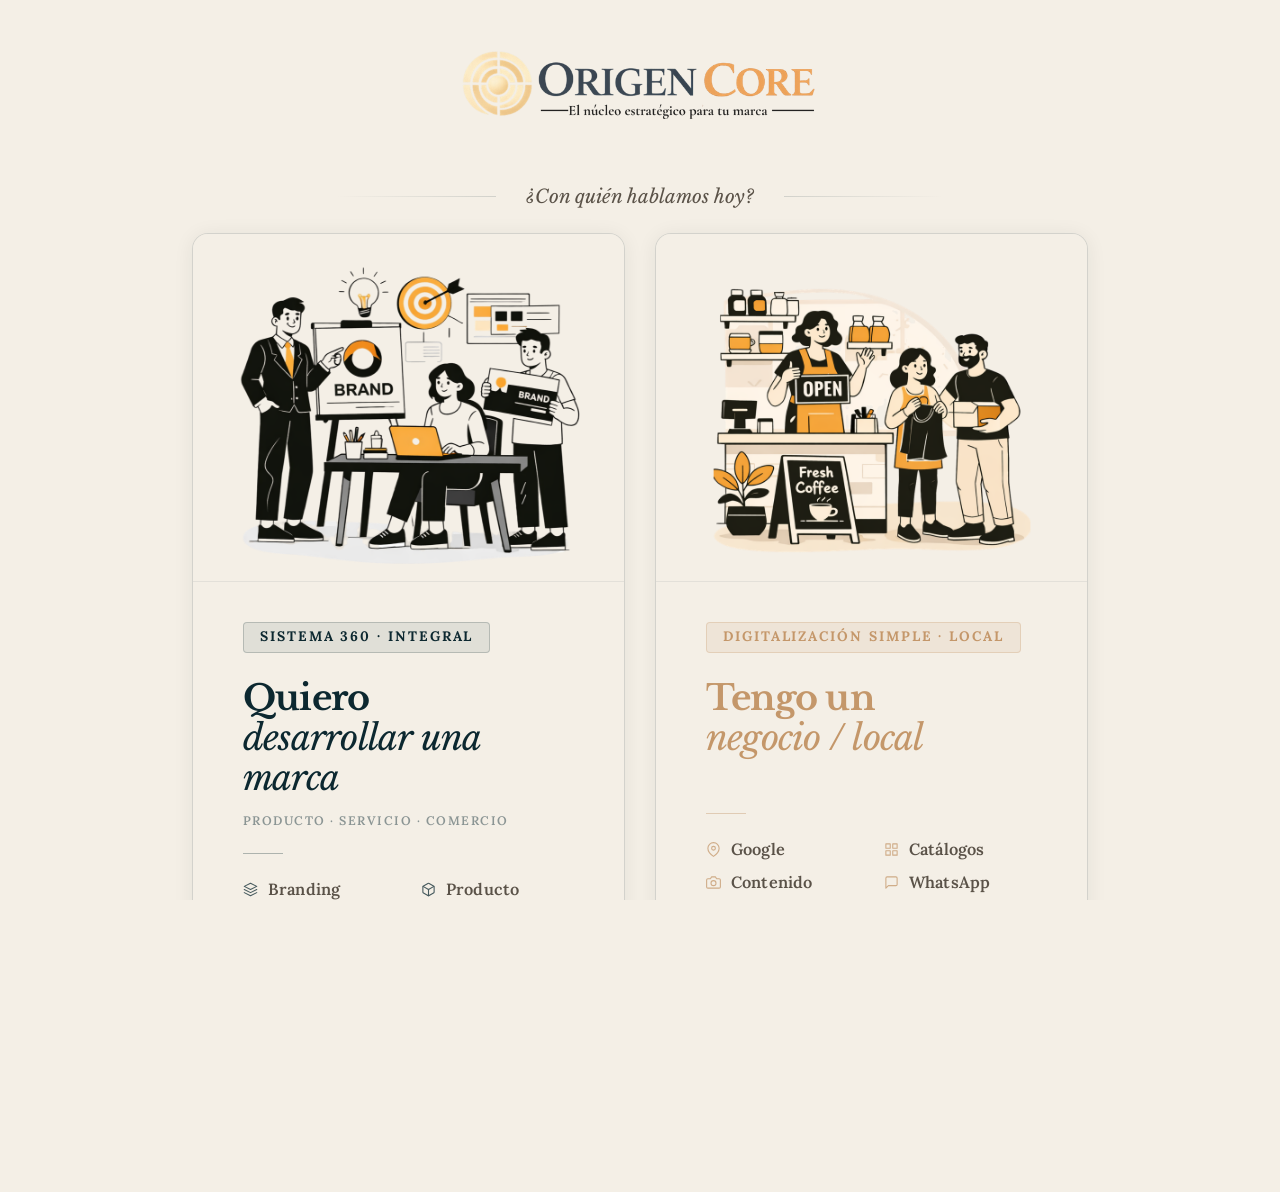
<file: index.html>
<!DOCTYPE html>
<html lang="es">
<head>
    <meta charset="UTF-8">
    <meta name="viewport" content="width=device-width, initial-scale=1.0">
    <title>Origen Core — ¿Cómo podemos ayudarte?</title>
    <meta name="description" content="Origen Core trabaja con marcas y con negocios locales. Elegí el camino que mejor describe tu proyecto.">

    <link rel="preconnect" href="https://fonts.googleapis.com">
    <link rel="preconnect" href="https://fonts.gstatic.com" crossorigin>
    <link rel="stylesheet" href="hub.css">

    <!-- Open Graph -->
    <meta property="og:type"        content="website">
    <meta property="og:url"         content="https://origencore.com/">
    <meta property="og:title"       content="Origen Core — ¿Cómo podemos ayudarte?">
    <meta property="og:description" content="Construimos marcas con sentido y digitalizamos negocios reales. Elegí el camino que mejor describe tu proyecto.">
    <meta property="og:image"       content="https://origencore.com/og-banner.png">

    <!-- Twitter Card -->
    <meta name="twitter:card"        content="summary_large_image">
    <meta name="twitter:title"       content="Origen Core — ¿Cómo podemos ayudarte?">
    <meta name="twitter:description" content="Construimos marcas con sentido y digitalizamos negocios reales.">
    <meta name="twitter:image"       content="https://origencore.com/og-banner.png">

    <!-- Favicon -->
    <link rel="icon"             type="image/png" href="logo-icon.png">
    <link rel="apple-touch-icon"                  href="logo-icon.png">
</head>
<body>

    <div class="hub">

        <!-- ─── Header ─────────────────────────────────────── -->
        <header class="hub-header">
            <img src="logo-origen-core.png?v=3" alt="Origen Core" class="hub-logo">
        </header>

        <!-- ─── Pregunta ───────────────────────────────────── -->
        <div class="hub-question" role="presentation">
            <span>¿Con quién hablamos hoy?</span>
        </div>

        <!-- ─── Split ──────────────────────────────────────── -->
        <main class="hub-split" role="main">

            <!-- Panel A — Marcas -->
            <a href="marcas.html"
               class="hub-panel hub-panel--marcas"
               aria-label="Quiero una marca — Explorar Sistema 360: Branding, Producto, Ecommerce y Marketing">

                <div class="panel-illustration-wrap">
                    <img src="images/marca-ilustracion.png" alt="" class="panel-illustration" aria-hidden="true">
                </div>

                <div class="panel-content">
                    <span class="panel-eyebrow">Sistema 360 · Integral</span>

                    <h2 class="panel-title" style="color: #0C2830;">
                        Quiero<br><em style="color: #0C2830;">desarrollar una marca</em>
                    </h2>
                    <p class="panel-subtitle">producto · servicio · comercio</p>

                    <div class="panel-divider"></div>

                    <ul class="panel-services" aria-label="Servicios incluidos">
                        <li class="panel-service-item">
                            <svg viewBox="0 0 24 24" fill="none" stroke="currentColor" stroke-width="1.75" stroke-linecap="round" stroke-linejoin="round" aria-hidden="true"><polygon points="12 2 2 7 12 12 22 7 12 2"/><polyline points="2 17 12 22 22 17"/><polyline points="2 12 12 17 22 12"/></svg>
                            <span>Branding</span>
                        </li>
                        <li class="panel-service-item">
                            <svg viewBox="0 0 24 24" fill="none" stroke="currentColor" stroke-width="1.75" stroke-linecap="round" stroke-linejoin="round" aria-hidden="true"><path d="M21 16V8a2 2 0 0 0-1-1.73l-7-4a2 2 0 0 0-2 0l-7 4A2 2 0 0 0 3 8v8a2 2 0 0 0 1 1.73l7 4a2 2 0 0 0 2 0l7-4A2 2 0 0 0 21 16z"/><polyline points="3.27 6.96 12 12.01 20.73 6.96"/><line x1="12" y1="22.08" x2="12" y2="12"/></svg>
                            <span>Producto</span>
                        </li>
                        <li class="panel-service-item">
                            <svg viewBox="0 0 24 24" fill="none" stroke="currentColor" stroke-width="1.75" stroke-linecap="round" stroke-linejoin="round" aria-hidden="true"><path d="M6 2 3 6v14a2 2 0 0 0 2 2h14a2 2 0 0 0 2-2V6l-3-4z"/><line x1="3" y1="6" x2="21" y2="6"/><path d="M16 10a4 4 0 0 1-8 0"/></svg>
                            <span>Ecommerce</span>
                        </li>
                        <li class="panel-service-item">
                            <svg viewBox="0 0 24 24" fill="none" stroke="currentColor" stroke-width="1.75" stroke-linecap="round" stroke-linejoin="round" aria-hidden="true"><polyline points="23 6 13.5 15.5 8.5 10.5 1 18"/><polyline points="17 6 23 6 23 12"/></svg>
                            <span>Marketing</span>
                        </li>
                    </ul>

                    <div class="panel-cta" aria-hidden="true">
                        Explorar Sistema 360
                        <svg width="18" height="18" viewBox="0 0 24 24" fill="none"
                             stroke="currentColor" stroke-width="2"
                             stroke-linecap="round" stroke-linejoin="round"
                             aria-hidden="true">
                            <path d="M5 12h14"/><path d="m12 5 7 7-7 7"/>
                        </svg>
                    </div>
                </div>
            </a>

            <!-- Divisor central -->
            <div class="hub-divider" aria-hidden="true">
                <div class="divider-line-top"></div>
                <div class="divider-badge">
                    <img src="logo-icon.png" alt="">
                </div>
                <div class="divider-line-bottom"></div>
            </div>

            <!-- Panel B — Comercios -->
            <a href="servicios.html"
               class="hub-panel hub-panel--comercios"
               aria-label="Tengo un negocio local o emprendimiento — Ver servicios de digitalización">

                <div class="panel-illustration-wrap">
                    <img src="images/negocio-ilustracion.png" alt="" class="panel-illustration" aria-hidden="true">
                </div>

                <div class="panel-content">
                    <span class="panel-eyebrow">Digitalización simple · Local</span>

                    <h2 class="panel-title" style="color: #C4976A;">
                        Tengo un<br><em>negocio / local</em>
                    </h2>
                    <p class="panel-subtitle" style="color: rgba(196,151,106,0.5);">&nbsp;</p>

                    <div class="panel-divider"></div>

                    <ul class="panel-services" aria-label="Servicios incluidos">
                        <li class="panel-service-item">
                            <svg viewBox="0 0 24 24" fill="none" stroke="currentColor" stroke-width="1.75" stroke-linecap="round" stroke-linejoin="round" aria-hidden="true"><path d="M21 10c0 7-9 13-9 13s-9-6-9-13a9 9 0 0 1 18 0z"/><circle cx="12" cy="10" r="3"/></svg>
                            <span>Google</span>
                        </li>
                        <li class="panel-service-item">
                            <svg viewBox="0 0 24 24" fill="none" stroke="currentColor" stroke-width="1.75" stroke-linecap="round" stroke-linejoin="round" aria-hidden="true"><rect x="3" y="3" width="7" height="7"/><rect x="14" y="3" width="7" height="7"/><rect x="14" y="14" width="7" height="7"/><rect x="3" y="14" width="7" height="7"/></svg>
                            <span>Catálogos</span>
                        </li>
                        <li class="panel-service-item">
                            <svg viewBox="0 0 24 24" fill="none" stroke="currentColor" stroke-width="1.75" stroke-linecap="round" stroke-linejoin="round" aria-hidden="true"><path d="M23 19a2 2 0 0 1-2 2H3a2 2 0 0 1-2-2V8a2 2 0 0 1 2-2h4l2-3h6l2 3h4a2 2 0 0 1 2 2z"/><circle cx="12" cy="13" r="4"/></svg>
                            <span>Contenido</span>
                        </li>
                        <li class="panel-service-item">
                            <svg viewBox="0 0 24 24" fill="none" stroke="currentColor" stroke-width="1.75" stroke-linecap="round" stroke-linejoin="round" aria-hidden="true"><path d="M21 15a2 2 0 0 1-2 2H7l-4 4V5a2 2 0 0 1 2-2h14a2 2 0 0 1 2 2z"/></svg>
                            <span>WhatsApp</span>
                        </li>
                    </ul>

                    <div class="panel-cta" aria-hidden="true">
                        Ver servicios digitales
                        <svg width="18" height="18" viewBox="0 0 24 24" fill="none"
                             stroke="currentColor" stroke-width="2"
                             stroke-linecap="round" stroke-linejoin="round"
                             aria-hidden="true">
                            <path d="M5 12h14"/><path d="m12 5 7 7-7 7"/>
                        </svg>
                    </div>
                </div>
            </a>

        </main>

        <!-- ─── Footer ─────────────────────────────────────── -->
        <footer class="hub-footer">
            <p>© 2026 Origen Core · <a href="mailto:contacto@origencore.com">contacto@origencore.com</a></p>
        </footer>

    </div>

</body>
</html>
</file>
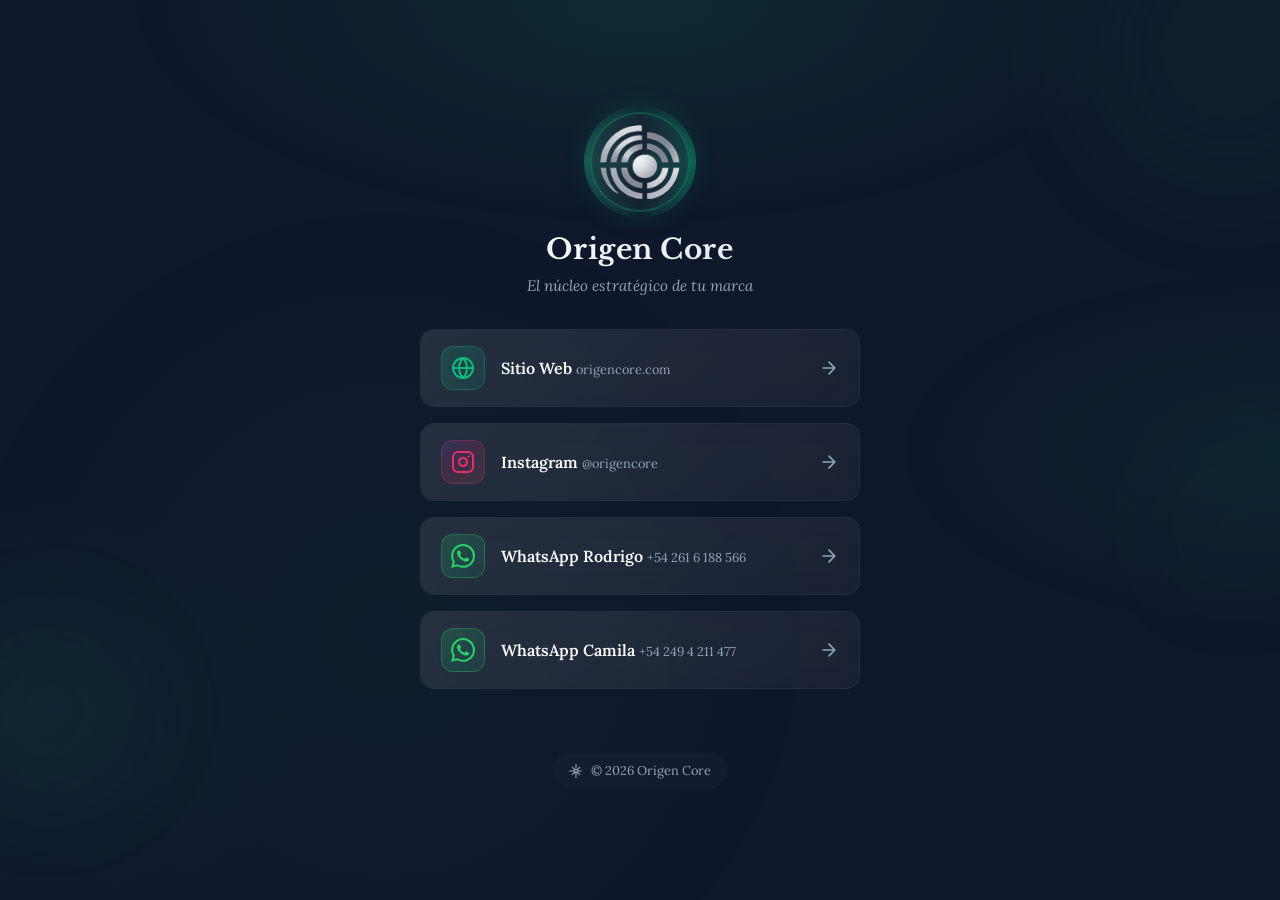
<file: links.html>
<!DOCTYPE html>
<html lang="es">
<head>
    <meta charset="UTF-8">
    <meta name="viewport" content="width=device-width, initial-scale=1.0">
    <title>Origen Core — Links</title>
    <meta name="description" content="Conectá con Origen Core. Encontrá todos nuestros canales de contacto en un solo lugar.">
    
    <!-- Fonts: Libre Baskerville (display) + Lora (body) -->
    <link rel="preconnect" href="https://fonts.googleapis.com">
    <link rel="preconnect" href="https://fonts.gstatic.com" crossorigin>
    <link href="https://fonts.googleapis.com/css2?family=Libre+Baskerville:ital,wght@0,400;0,700;1,400&family=Lora:ital,wght@0,400;0,500;0,600;0,700;1,400;1,500&display=swap" rel="stylesheet">
    
    <!-- Open Graph / Social Media Preview -->
    <meta property="og:type" content="website">
    <meta property="og:url" content="https://origencore.com/links">
    <meta property="og:title" content="Origen Core — Links">
    <meta property="og:description" content="Conectá con Origen Core. Encontrá todos nuestros canales de contacto en un solo lugar.">
    <meta property="og:image" content="https://origencore.com/og-banner.png">
    
    <!-- Favicon -->
    <link rel="icon" type="image/png" href="logo-icon.png">
    <link rel="apple-touch-icon" href="logo-icon.png">
    
    <style>
        /* ==========================================================================
           ORIGEN CORE — Linktree Page Styles
           ========================================================================== */
        
        :root {
            /* Primary Palette */
            --azul-medianoche: #0F172A;
            --azul-medianoche-light: #1E293B;
            --azul-medianoche-lighter: #334155;
            --blanco-hielo: #F8FAFC;
            --blanco-hielo-muted: rgba(248, 250, 252, 0.85);
            --gris-mercurio: #E2E8F0;
            --gris-mercurio-light: #F1F5F9;
            --gris-mercurio-dark: #94A3B8;
            --esmeralda: #10B981;
            --esmeralda-hover: #34D399;
            --esmeralda-subtle: rgba(16, 185, 129, 0.1);
            
            /* WhatsApp Green */
            --whatsapp-green: #25D366;
            --whatsapp-dark: #128C7E;
            
            /* Instagram Gradient */
            --instagram-pink: #E1306C;
            --instagram-purple: #833AB4;
            --instagram-orange: #F77737;
            
            /* Typography */
            --font-display: 'Libre Baskerville', Georgia, 'Times New Roman', serif;
            --font-body: 'Lora', Georgia, 'Times New Roman', serif;
            
            /* Transitions */
            --transition-smooth: 0.35s cubic-bezier(0.16, 1, 0.3, 1);
        }
        
        /* Reset */
        *, *::before, *::after {
            margin: 0;
            padding: 0;
            box-sizing: border-box;
        }
        
        html {
            font-size: 16px;
        }
        
        body {
            font-family: var(--font-body);
            background: var(--azul-medianoche);
            color: var(--blanco-hielo);
            min-height: 100vh;
            min-height: 100dvh;
            display: flex;
            flex-direction: column;
            align-items: center;
            justify-content: center;
            padding: 2rem 1.5rem;
            overflow-x: hidden;
            -webkit-font-smoothing: antialiased;
            -moz-osx-font-smoothing: grayscale;
            position: relative;
        }
        
        /* Animated Background */
        body::before {
            content: '';
            position: fixed;
            top: 0;
            left: 0;
            right: 0;
            bottom: 0;
            background: 
                radial-gradient(ellipse 80% 50% at 50% 0%, rgba(16, 185, 129, 0.12) 0%, transparent 50%),
                radial-gradient(ellipse 60% 40% at 100% 50%, rgba(16, 185, 129, 0.08) 0%, transparent 50%),
                radial-gradient(ellipse 50% 50% at 0% 80%, rgba(16, 185, 129, 0.06) 0%, transparent 50%),
                radial-gradient(circle at 30% 70%, rgba(16, 185, 129, 0.04) 0%, transparent 40%);
            pointer-events: none;
            z-index: 0;
        }
        
        /* Floating Orbs Animation */
        .bg-orb {
            position: fixed;
            border-radius: 50%;
            filter: blur(60px);
            opacity: 0.4;
            pointer-events: none;
            z-index: 0;
        }
        
        .orb-1 {
            width: 300px;
            height: 300px;
            background: rgba(16, 185, 129, 0.15);
            top: -100px;
            right: -100px;
            animation: floatOrb1 15s ease-in-out infinite;
        }
        
        .orb-2 {
            width: 200px;
            height: 200px;
            background: rgba(52, 211, 153, 0.12);
            bottom: 10%;
            left: -50px;
            animation: floatOrb2 18s ease-in-out infinite;
        }
        
        .orb-3 {
            width: 150px;
            height: 150px;
            background: rgba(16, 185, 129, 0.1);
            top: 50%;
            right: -30px;
            animation: floatOrb3 12s ease-in-out infinite;
        }
        
        @keyframes floatOrb1 {
            0%, 100% { transform: translate(0, 0) scale(1); }
            33% { transform: translate(-30px, 50px) scale(1.1); }
            66% { transform: translate(20px, 30px) scale(0.95); }
        }
        
        @keyframes floatOrb2 {
            0%, 100% { transform: translate(0, 0) scale(1); }
            33% { transform: translate(40px, -30px) scale(1.05); }
            66% { transform: translate(20px, 20px) scale(0.9); }
        }
        
        @keyframes floatOrb3 {
            0%, 100% { transform: translate(0, 0) scale(1); }
            50% { transform: translate(-20px, 40px) scale(1.15); }
        }
        
        /* Main Container */
        .linktree-container {
            width: 100%;
            max-width: 440px;
            display: flex;
            flex-direction: column;
            align-items: center;
            gap: 2rem;
            position: relative;
            z-index: 1;
        }
        
        /* Profile Section */
        .profile {
            text-align: center;
            opacity: 0;
            animation: fadeInUp 0.6s ease-out forwards;
        }
        
        .profile-logo {
            width: 100px;
            height: 100px;
            margin: 0 auto 1.25rem;
            position: relative;
        }
        
        .profile-logo img {
            width: 100%;
            height: 100%;
            object-fit: contain;
            border-radius: 50%;
            background: rgba(30, 41, 59, 0.5);
            padding: 0.5rem;
            border: 2px solid rgba(16, 185, 129, 0.3);
            box-shadow: 
                0 0 30px rgba(16, 185, 129, 0.2),
                inset 0 0 20px rgba(16, 185, 129, 0.1);
        }
        
        /* Rotating ring around logo */
        .profile-logo::before {
            content: '';
            position: absolute;
            inset: -6px;
            border-radius: 50%;
            background: conic-gradient(
                from 0deg,
                transparent,
                rgba(16, 185, 129, 0.4),
                transparent,
                rgba(52, 211, 153, 0.3),
                transparent
            );
            animation: rotateRing 8s linear infinite;
            z-index: -1;
        }
        
        @keyframes rotateRing {
            to { transform: rotate(360deg); }
        }
        
        .profile-name {
            font-family: var(--font-display);
            font-size: 1.75rem;
            font-weight: 700;
            letter-spacing: 0.02em;
            margin-bottom: 0.5rem;
            background: linear-gradient(135deg, var(--blanco-hielo) 0%, var(--gris-mercurio) 100%);
            -webkit-background-clip: text;
            -webkit-text-fill-color: transparent;
            background-clip: text;
        }
        
        .profile-tagline {
            font-family: var(--font-body);
            font-size: 0.95rem;
            font-style: italic;
            color: var(--gris-mercurio-dark);
            line-height: 1.5;
        }
        
        /* Links Container */
        .links-list {
            width: 100%;
            display: flex;
            flex-direction: column;
            gap: 1rem;
        }
        
        /* Link Card Base */
        .link-card {
            display: flex;
            align-items: center;
            gap: 1rem;
            padding: 1rem 1.25rem;
            text-decoration: none;
            color: var(--blanco-hielo);
            background: rgba(30, 41, 59, 0.4);
            border: 1px solid rgba(148, 163, 184, 0.12);
            border-radius: 14px;
            position: relative;
            overflow: hidden;
            isolation: isolate;
            transition: all var(--transition-smooth);
            opacity: 0;
            animation: fadeInUp 0.5s ease-out forwards;
        }
        
        .link-card:nth-child(1) { animation-delay: 0.1s; }
        .link-card:nth-child(2) { animation-delay: 0.2s; }
        .link-card:nth-child(3) { animation-delay: 0.3s; }
        .link-card:nth-child(4) { animation-delay: 0.4s; }
        
        /* Glass effect layer */
        .link-card::before {
            content: '';
            position: absolute;
            inset: 0;
            background: linear-gradient(135deg, 
                rgba(255, 255, 255, 0.08) 0%, 
                rgba(255, 255, 255, 0.02) 100%);
            backdrop-filter: blur(10px);
            -webkit-backdrop-filter: blur(10px);
            z-index: -2;
            transition: all var(--transition-smooth);
        }
        
        /* Shine sweep effect */
        .link-card::after {
            content: '';
            position: absolute;
            top: 0;
            left: -100%;
            width: 50%;
            height: 100%;
            background: linear-gradient(
                90deg,
                transparent 0%,
                rgba(255, 255, 255, 0.05) 40%,
                rgba(255, 255, 255, 0.1) 50%,
                rgba(255, 255, 255, 0.05) 60%,
                transparent 100%
            );
            transform: skewX(-20deg);
            transition: left 0.6s cubic-bezier(0.16, 1, 0.3, 1);
            z-index: -1;
        }
        
        .link-card:hover::after {
            left: 150%;
        }
        
        .link-card:hover {
            transform: translateY(-3px) scale(1.02);
            border-color: rgba(148, 163, 184, 0.25);
            box-shadow: 
                0 20px 40px -15px rgba(0, 0, 0, 0.3),
                0 0 20px rgba(16, 185, 129, 0.1);
        }
        
        .link-card:active {
            transform: translateY(-1px) scale(0.99);
            transition: transform 0.1s ease;
        }
        
        /* Icon Container */
        .link-icon {
            width: 44px;
            height: 44px;
            display: flex;
            align-items: center;
            justify-content: center;
            border-radius: 12px;
            flex-shrink: 0;
            transition: all var(--transition-smooth);
        }
        
        .link-icon svg {
            width: 24px;
            height: 24px;
            transition: transform var(--transition-smooth);
        }
        
        .link-card:hover .link-icon svg {
            transform: scale(1.1);
        }
        
        /* Link Content */
        .link-content {
            flex: 1;
            min-width: 0;
        }
        
        .link-title {
            font-family: var(--font-body);
            font-size: 1rem;
            font-weight: 600;
            margin-bottom: 0.15rem;
            transition: color var(--transition-smooth);
        }
        
        .link-subtitle {
            font-size: 0.8rem;
            color: var(--gris-mercurio-dark);
            transition: color var(--transition-smooth);
        }
        
        /* Arrow */
        .link-arrow {
            width: 20px;
            height: 20px;
            color: var(--gris-mercurio-dark);
            transition: all var(--transition-smooth);
            flex-shrink: 0;
        }
        
        .link-card:hover .link-arrow {
            color: var(--blanco-hielo);
            transform: translateX(4px);
        }
        
        /* ========== SPECIFIC LINK STYLES ========== */
        
        /* Website Link - Esmeralda */
        .link-website .link-icon {
            background: linear-gradient(135deg, rgba(16, 185, 129, 0.2) 0%, rgba(16, 185, 129, 0.1) 100%);
            border: 1px solid rgba(16, 185, 129, 0.3);
        }
        
        .link-website .link-icon svg {
            color: var(--esmeralda);
        }
        
        .link-website:hover {
            border-color: rgba(16, 185, 129, 0.4);
            box-shadow: 
                0 20px 40px -15px rgba(0, 0, 0, 0.3),
                0 0 30px rgba(16, 185, 129, 0.2);
        }
        
        .link-website:hover .link-icon {
            background: linear-gradient(135deg, rgba(16, 185, 129, 0.3) 0%, rgba(16, 185, 129, 0.15) 100%);
            box-shadow: 0 0 20px rgba(16, 185, 129, 0.3);
        }
        
        .link-website:hover .link-title {
            color: var(--esmeralda-hover);
        }
        
        /* WhatsApp Links */
        .link-whatsapp .link-icon {
            background: linear-gradient(135deg, rgba(37, 211, 102, 0.2) 0%, rgba(18, 140, 126, 0.15) 100%);
            border: 1px solid rgba(37, 211, 102, 0.3);
        }
        
        .link-whatsapp .link-icon svg {
            color: var(--whatsapp-green);
        }
        
        .link-whatsapp:hover {
            border-color: rgba(37, 211, 102, 0.4);
            box-shadow: 
                0 20px 40px -15px rgba(0, 0, 0, 0.3),
                0 0 30px rgba(37, 211, 102, 0.2);
        }
        
        .link-whatsapp:hover .link-icon {
            background: linear-gradient(135deg, rgba(37, 211, 102, 0.3) 0%, rgba(18, 140, 126, 0.2) 100%);
            box-shadow: 0 0 20px rgba(37, 211, 102, 0.3);
        }
        
        .link-whatsapp:hover .link-title {
            color: var(--whatsapp-green);
        }
        
        /* Instagram Link */
        .link-instagram .link-icon {
            background: linear-gradient(135deg, 
                rgba(131, 58, 180, 0.2) 0%, 
                rgba(225, 48, 108, 0.15) 50%,
                rgba(247, 119, 55, 0.1) 100%);
            border: 1px solid rgba(225, 48, 108, 0.3);
        }
        
        .link-instagram .link-icon svg {
            background: linear-gradient(45deg, var(--instagram-purple), var(--instagram-pink), var(--instagram-orange));
            -webkit-background-clip: text;
            background-clip: text;
            color: var(--instagram-pink);
        }
        
        .link-instagram:hover {
            border-color: rgba(225, 48, 108, 0.4);
            box-shadow: 
                0 20px 40px -15px rgba(0, 0, 0, 0.3),
                0 0 30px rgba(225, 48, 108, 0.2);
        }
        
        .link-instagram:hover .link-icon {
            background: linear-gradient(135deg, 
                rgba(131, 58, 180, 0.3) 0%, 
                rgba(225, 48, 108, 0.2) 50%,
                rgba(247, 119, 55, 0.15) 100%);
            box-shadow: 0 0 20px rgba(225, 48, 108, 0.3);
        }
        
        .link-instagram:hover .link-title {
            background: linear-gradient(45deg, var(--instagram-purple), var(--instagram-pink), var(--instagram-orange));
            -webkit-background-clip: text;
            -webkit-text-fill-color: transparent;
            background-clip: text;
        }
        
        /* Footer */
        .linktree-footer {
            margin-top: 2rem;
            text-align: center;
            opacity: 0;
            animation: fadeInUp 0.5s ease-out 0.5s forwards;
        }
        
        .footer-link {
            display: inline-flex;
            align-items: center;
            gap: 0.5rem;
            font-family: var(--font-body);
            font-size: 0.8rem;
            color: var(--gris-mercurio-dark);
            text-decoration: none;
            padding: 0.5rem 1rem;
            border-radius: 20px;
            background: rgba(30, 41, 59, 0.3);
            border: 1px solid transparent;
            transition: all var(--transition-smooth);
        }
        
        .footer-link:hover {
            color: var(--blanco-hielo);
            border-color: rgba(148, 163, 184, 0.2);
            background: rgba(30, 41, 59, 0.5);
        }
        
        .footer-link svg {
            width: 14px;
            height: 14px;
        }
        
        /* Animations */
        @keyframes fadeInUp {
            from {
                opacity: 0;
                transform: translateY(20px);
            }
            to {
                opacity: 1;
                transform: translateY(0);
            }
        }
        
        /* Reduced motion */
        @media (prefers-reduced-motion: reduce) {
            *, *::before, *::after {
                animation-duration: 0.01ms !important;
                animation-iteration-count: 1 !important;
                transition-duration: 0.01ms !important;
            }
            
            .link-card, .profile, .linktree-footer {
                opacity: 1;
                transform: none;
            }
        }
        
        /* Focus states */
        .link-card:focus-visible,
        .footer-link:focus-visible {
            outline: 2px solid var(--esmeralda);
            outline-offset: 3px;
        }
        
        /* Responsive */
        @media (max-width: 480px) {
            body {
                padding: 1.5rem 1rem;
            }
            
            .profile-logo {
                width: 85px;
                height: 85px;
            }
            
            .profile-name {
                font-size: 1.5rem;
            }
            
            .link-card {
                padding: 0.9rem 1rem;
                gap: 0.85rem;
            }
            
            .link-icon {
                width: 40px;
                height: 40px;
            }
            
            .link-icon svg {
                width: 22px;
                height: 22px;
            }
            
            .link-title {
                font-size: 0.95rem;
            }
        }
        
        /* Selection */
        ::selection {
            background: var(--esmeralda);
            color: var(--azul-medianoche);
        }
    </style>
</head>
<body>
    <!-- Animated Background Orbs -->
    <div class="bg-orb orb-1" aria-hidden="true"></div>
    <div class="bg-orb orb-2" aria-hidden="true"></div>
    <div class="bg-orb orb-3" aria-hidden="true"></div>
    
    <main class="linktree-container" role="main">
        <!-- Profile Section -->
        <header class="profile">
            <div class="profile-logo">
                <img src="logo-icon.png" alt="Origen Core Logo">
            </div>
            <h1 class="profile-name">Origen Core</h1>
            <p class="profile-tagline">El núcleo estratégico de tu marca</p>
        </header>
        
        <!-- Links -->
        <nav class="links-list" aria-label="Enlaces de contacto">
            <!-- Website -->
            <a href="https://origencore.com" class="link-card link-website" target="_blank" rel="noopener noreferrer">
                <div class="link-icon">
                    <svg viewBox="0 0 24 24" fill="none" stroke="currentColor" stroke-width="2" stroke-linecap="round" stroke-linejoin="round">
                        <circle cx="12" cy="12" r="10"/>
                        <line x1="2" y1="12" x2="22" y2="12"/>
                        <path d="M12 2a15.3 15.3 0 0 1 4 10 15.3 15.3 0 0 1-4 10 15.3 15.3 0 0 1-4-10 15.3 15.3 0 0 1 4-10z"/>
                    </svg>
                </div>
                <div class="link-content">
                    <span class="link-title">Sitio Web</span>
                    <span class="link-subtitle">origencore.com</span>
                </div>
                <svg class="link-arrow" viewBox="0 0 24 24" fill="none" stroke="currentColor" stroke-width="2" stroke-linecap="round" stroke-linejoin="round">
                    <path d="M5 12h14M12 5l7 7-7 7"/>
                </svg>
            </a>
            
            <!-- Instagram -->
            <a href="https://instagram.com/origencore" class="link-card link-instagram" target="_blank" rel="noopener noreferrer">
                <div class="link-icon">
                    <svg viewBox="0 0 24 24" fill="none" stroke="currentColor" stroke-width="2" stroke-linecap="round" stroke-linejoin="round">
                        <rect x="2" y="2" width="20" height="20" rx="5" ry="5"/>
                        <path d="M16 11.37A4 4 0 1 1 12.63 8 4 4 0 0 1 16 11.37z"/>
                        <line x1="17.5" y1="6.5" x2="17.51" y2="6.5"/>
                    </svg>
                </div>
                <div class="link-content">
                    <span class="link-title">Instagram</span>
                    <span class="link-subtitle">@origencore</span>
                </div>
                <svg class="link-arrow" viewBox="0 0 24 24" fill="none" stroke="currentColor" stroke-width="2" stroke-linecap="round" stroke-linejoin="round">
                    <path d="M5 12h14M12 5l7 7-7 7"/>
                </svg>
            </a>
            
            <!-- WhatsApp Rodrigo -->
            <a href="https://wa.me/542616188566" class="link-card link-whatsapp" target="_blank" rel="noopener noreferrer">
                <div class="link-icon">
                    <svg viewBox="0 0 24 24" fill="currentColor">
                        <path d="M17.472 14.382c-.297-.149-1.758-.867-2.03-.967-.273-.099-.471-.148-.67.15-.197.297-.767.966-.94 1.164-.173.199-.347.223-.644.075-.297-.15-1.255-.463-2.39-1.475-.883-.788-1.48-1.761-1.653-2.059-.173-.297-.018-.458.13-.606.134-.133.298-.347.446-.52.149-.174.198-.298.298-.497.099-.198.05-.371-.025-.52-.075-.149-.669-1.612-.916-2.207-.242-.579-.487-.5-.669-.51-.173-.008-.371-.01-.57-.01-.198 0-.52.074-.792.372-.272.297-1.04 1.016-1.04 2.479 0 1.462 1.065 2.875 1.213 3.074.149.198 2.096 3.2 5.077 4.487.709.306 1.262.489 1.694.625.712.227 1.36.195 1.871.118.571-.085 1.758-.719 2.006-1.413.248-.694.248-1.289.173-1.413-.074-.124-.272-.198-.57-.347m-5.421 7.403h-.004a9.87 9.87 0 01-5.031-1.378l-.361-.214-3.741.982.998-3.648-.235-.374a9.86 9.86 0 01-1.51-5.26c.001-5.45 4.436-9.884 9.888-9.884 2.64 0 5.122 1.03 6.988 2.898a9.825 9.825 0 012.893 6.994c-.003 5.45-4.437 9.884-9.885 9.884m8.413-18.297A11.815 11.815 0 0012.05 0C5.495 0 .16 5.335.157 11.892c0 2.096.547 4.142 1.588 5.945L.057 24l6.305-1.654a11.882 11.882 0 005.683 1.448h.005c6.554 0 11.89-5.335 11.893-11.893a11.821 11.821 0 00-3.48-8.413z"/>
                    </svg>
                </div>
                <div class="link-content">
                    <span class="link-title">WhatsApp Rodrigo</span>
                    <span class="link-subtitle">+54 261 6 188 566</span>
                </div>
                <svg class="link-arrow" viewBox="0 0 24 24" fill="none" stroke="currentColor" stroke-width="2" stroke-linecap="round" stroke-linejoin="round">
                    <path d="M5 12h14M12 5l7 7-7 7"/>
                </svg>
            </a>
            
            <!-- WhatsApp Camila -->
            <a href="https://wa.me/542494211477" class="link-card link-whatsapp" target="_blank" rel="noopener noreferrer">
                <div class="link-icon">
                    <svg viewBox="0 0 24 24" fill="currentColor">
                        <path d="M17.472 14.382c-.297-.149-1.758-.867-2.03-.967-.273-.099-.471-.148-.67.15-.197.297-.767.966-.94 1.164-.173.199-.347.223-.644.075-.297-.15-1.255-.463-2.39-1.475-.883-.788-1.48-1.761-1.653-2.059-.173-.297-.018-.458.13-.606.134-.133.298-.347.446-.52.149-.174.198-.298.298-.497.099-.198.05-.371-.025-.52-.075-.149-.669-1.612-.916-2.207-.242-.579-.487-.5-.669-.51-.173-.008-.371-.01-.57-.01-.198 0-.52.074-.792.372-.272.297-1.04 1.016-1.04 2.479 0 1.462 1.065 2.875 1.213 3.074.149.198 2.096 3.2 5.077 4.487.709.306 1.262.489 1.694.625.712.227 1.36.195 1.871.118.571-.085 1.758-.719 2.006-1.413.248-.694.248-1.289.173-1.413-.074-.124-.272-.198-.57-.347m-5.421 7.403h-.004a9.87 9.87 0 01-5.031-1.378l-.361-.214-3.741.982.998-3.648-.235-.374a9.86 9.86 0 01-1.51-5.26c.001-5.45 4.436-9.884 9.888-9.884 2.64 0 5.122 1.03 6.988 2.898a9.825 9.825 0 012.893 6.994c-.003 5.45-4.437 9.884-9.885 9.884m8.413-18.297A11.815 11.815 0 0012.05 0C5.495 0 .16 5.335.157 11.892c0 2.096.547 4.142 1.588 5.945L.057 24l6.305-1.654a11.882 11.882 0 005.683 1.448h.005c6.554 0 11.89-5.335 11.893-11.893a11.821 11.821 0 00-3.48-8.413z"/>
                    </svg>
                </div>
                <div class="link-content">
                    <span class="link-title">WhatsApp Camila</span>
                    <span class="link-subtitle">+54 249 4 211 477</span>
                </div>
                <svg class="link-arrow" viewBox="0 0 24 24" fill="none" stroke="currentColor" stroke-width="2" stroke-linecap="round" stroke-linejoin="round">
                    <path d="M5 12h14M12 5l7 7-7 7"/>
                </svg>
            </a>
        </nav>
        
        <!-- Footer -->
        <footer class="linktree-footer">
            <a href="https://origencore.com" class="footer-link">
                <svg viewBox="0 0 24 24" fill="none" stroke="currentColor" stroke-width="2" stroke-linecap="round" stroke-linejoin="round">
                    <circle cx="12" cy="12" r="3"/>
                    <path d="M12 1v6m0 6v10"/>
                    <path d="M21 12h-6m-6 0H1"/>
                    <path d="m18.364 5.636-4.243 4.243m-4.242 4.242-4.243 4.243"/>
                    <path d="m5.636 5.636 4.243 4.243m4.242 4.242 4.243 4.243"/>
                </svg>
                © 2026 Origen Core
            </a>
        </footer>
    </main>
    
    <script>
        // Add subtle parallax effect to orbs on mouse move
        document.addEventListener('mousemove', (e) => {
            const orbs = document.querySelectorAll('.bg-orb');
            const x = e.clientX / window.innerWidth;
            const y = e.clientY / window.innerHeight;
            
            orbs.forEach((orb, index) => {
                const speed = (index + 1) * 15;
                const moveX = (x - 0.5) * speed;
                const moveY = (y - 0.5) * speed;
                orb.style.transform = `translate(${moveX}px, ${moveY}px)`;
            });
        });
        
        // Add ripple effect on link click
        document.querySelectorAll('.link-card').forEach(card => {
            card.addEventListener('click', function(e) {
                const ripple = document.createElement('span');
                const rect = this.getBoundingClientRect();
                const size = Math.max(rect.width, rect.height);
                const x = e.clientX - rect.left - size / 2;
                const y = e.clientY - rect.top - size / 2;
                
                ripple.style.cssText = `
                    position: absolute;
                    width: ${size}px;
                    height: ${size}px;
                    left: ${x}px;
                    top: ${y}px;
                    background: rgba(255, 255, 255, 0.15);
                    border-radius: 50%;
                    transform: scale(0);
                    animation: ripple 0.6s ease-out forwards;
                    pointer-events: none;
                    z-index: 0;
                `;
                
                this.appendChild(ripple);
                
                setTimeout(() => ripple.remove(), 600);
            });
        });
        
        // Add ripple animation
        const style = document.createElement('style');
        style.textContent = `
            @keyframes ripple {
                to {
                    transform: scale(2.5);
                    opacity: 0;
                }
            }
        `;
        document.head.appendChild(style);
    </script>
</body>
</html>
</file>
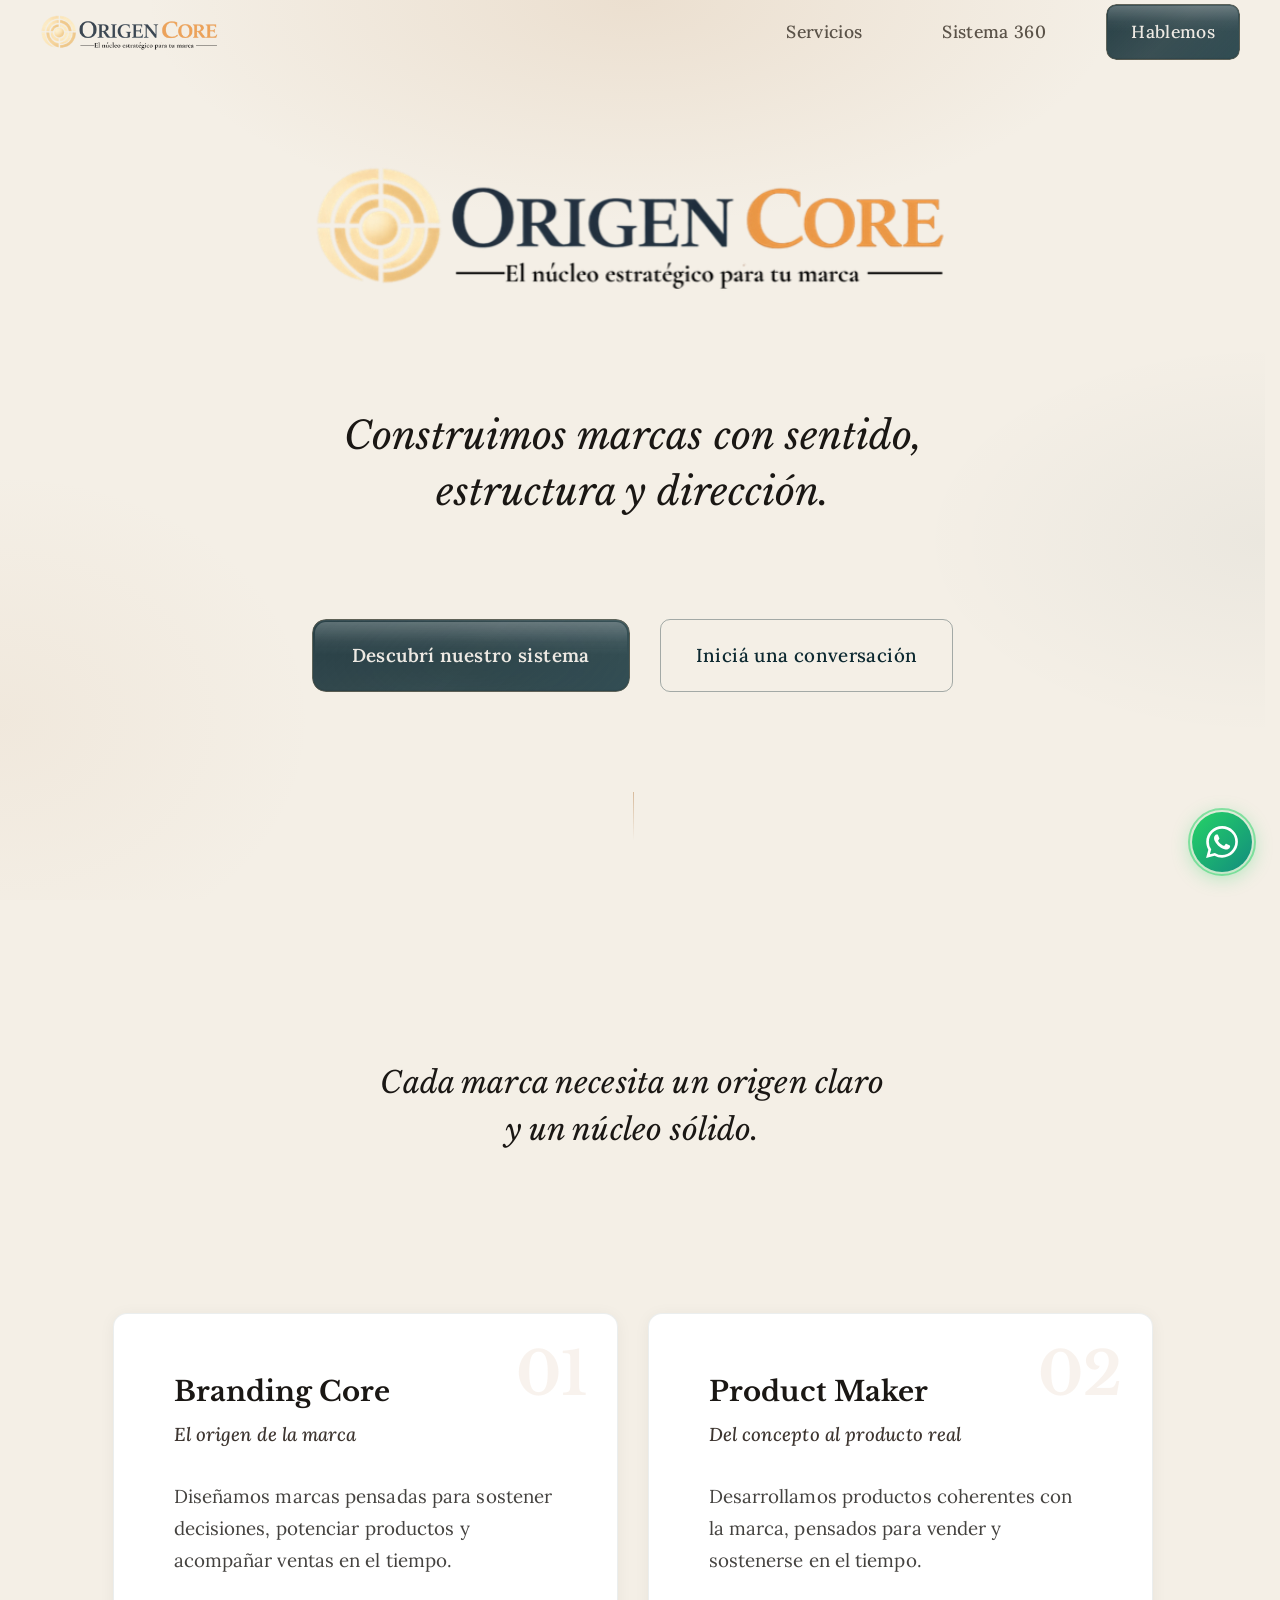
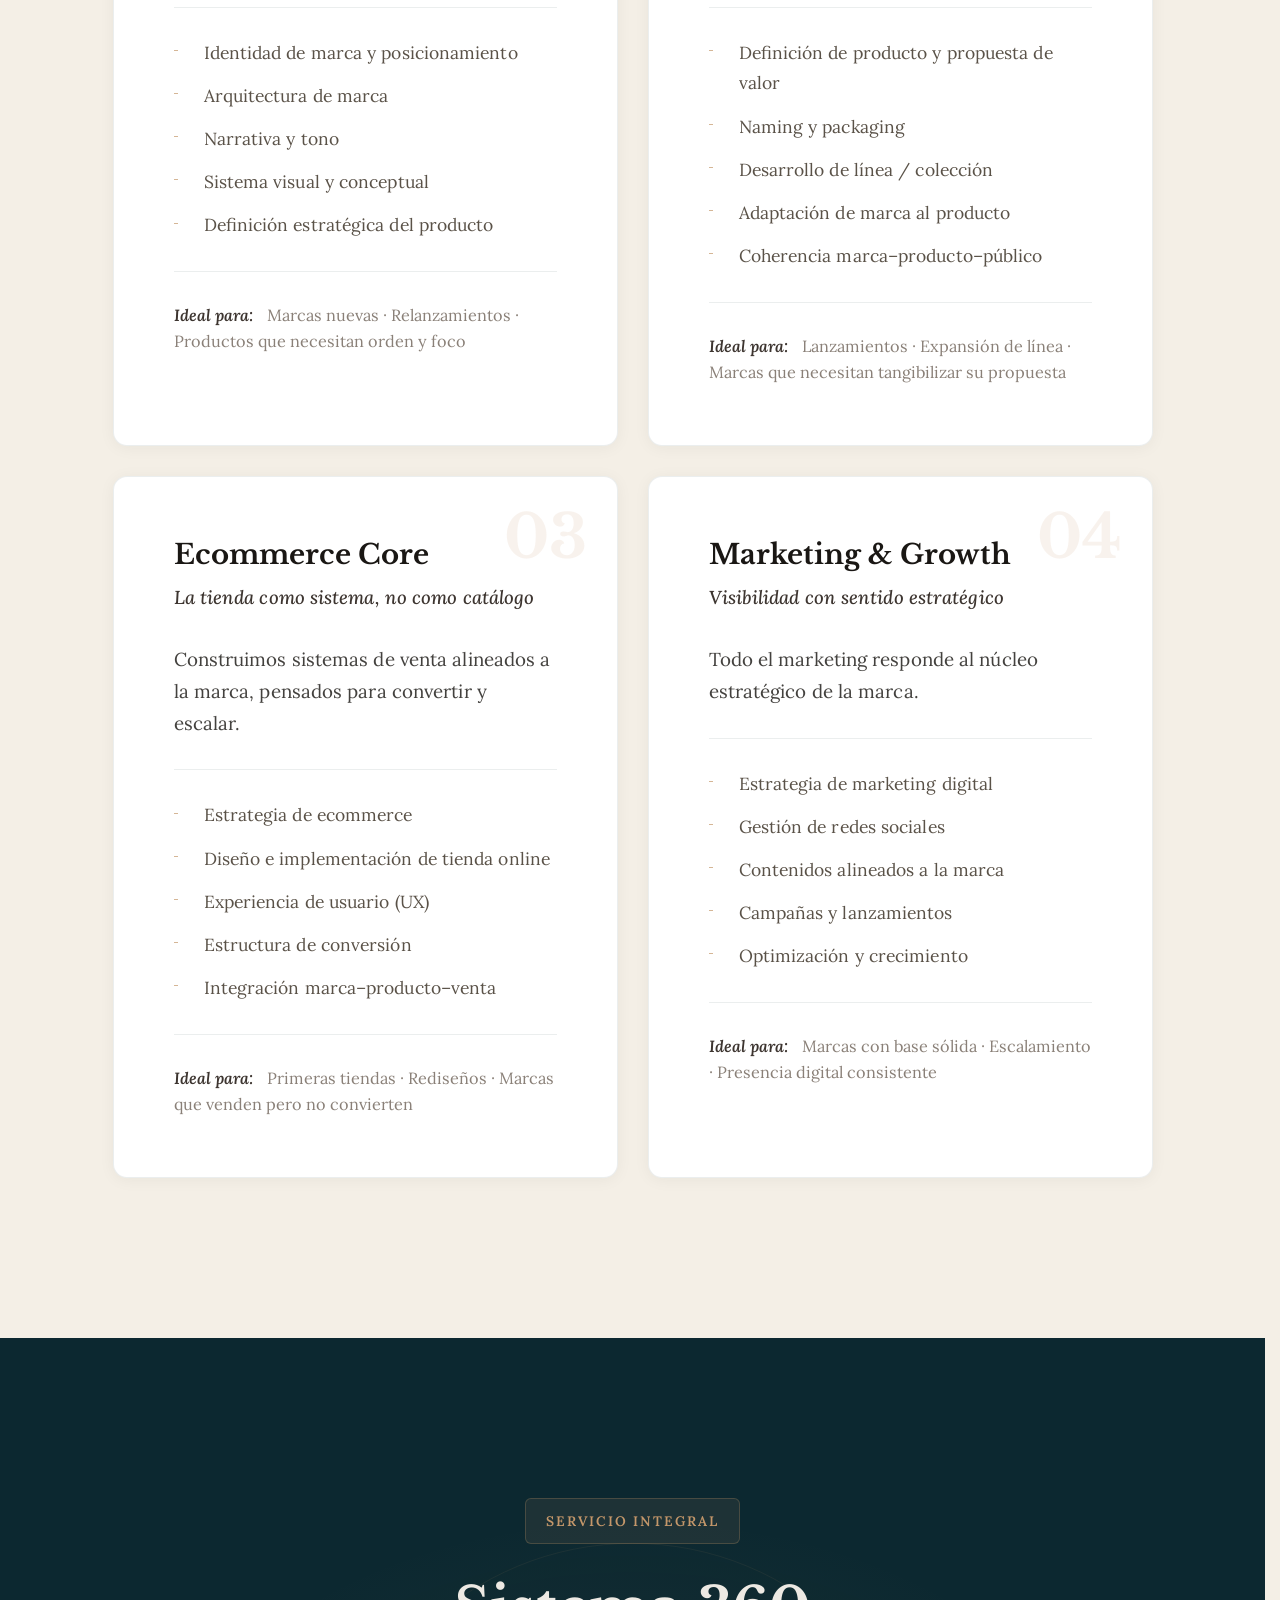
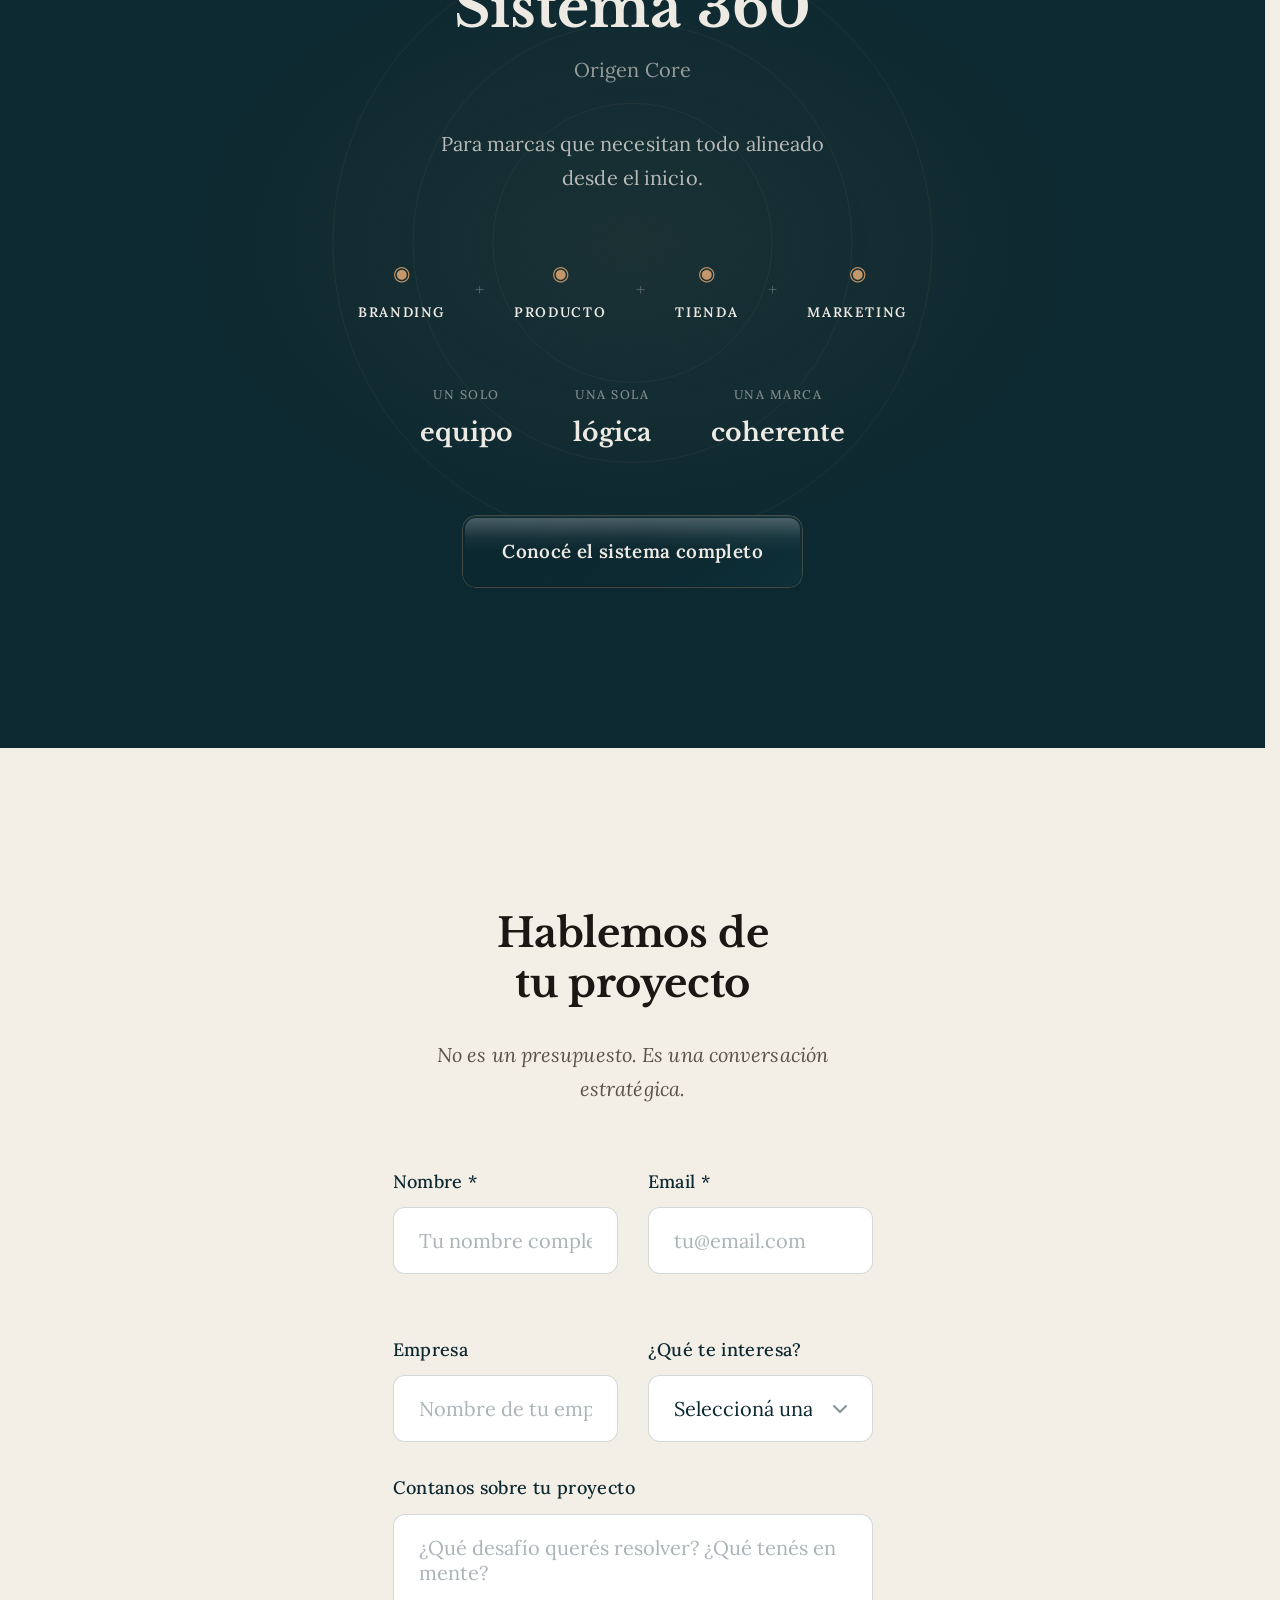
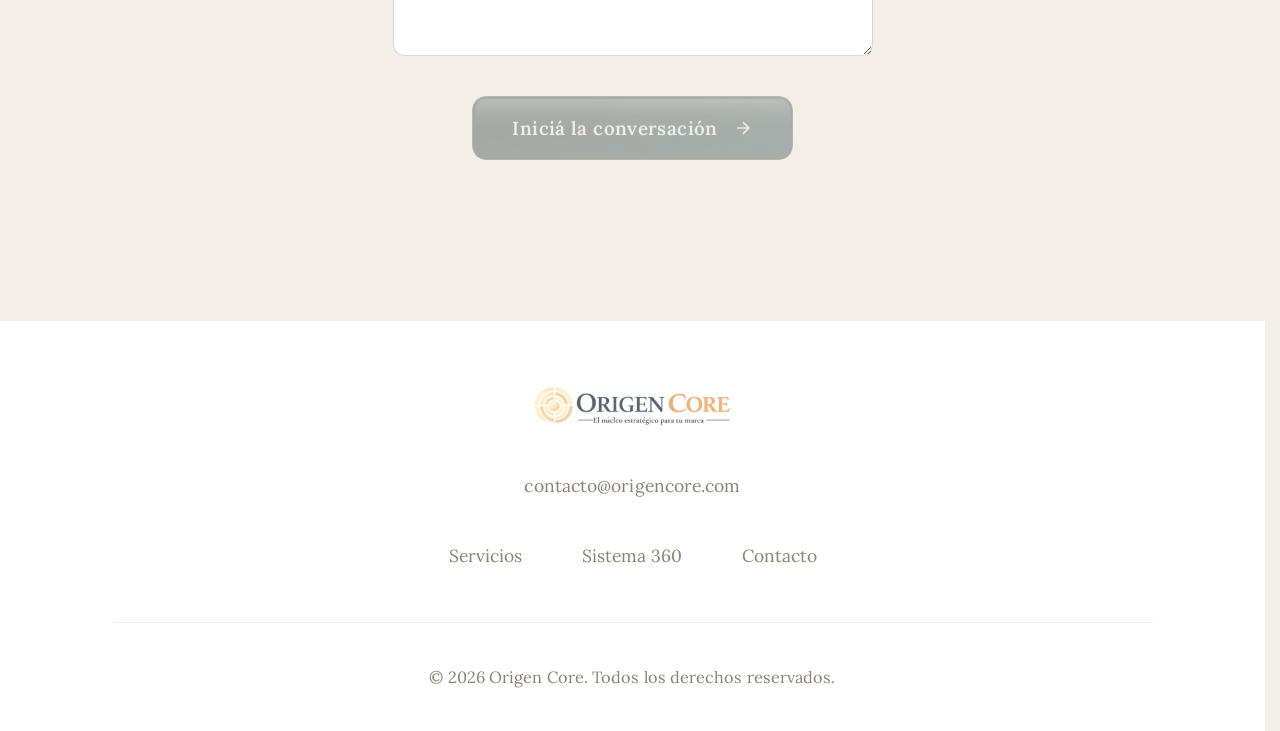
<file: marcas.html>
<!DOCTYPE html>
<html lang="es">
<head>
    <meta charset="UTF-8">
    <meta name="viewport" content="width=device-width, initial-scale=1.0">
    <title>Origen Core — El núcleo estratégico de tu marca</title>
    <meta name="description" content="Construimos marcas con sentido, estructura y dirección. Branding, producto, ecommerce y marketing alineados desde el origen.">
    
    <!-- Fonts: Libre Baskerville (display) + Lora (body) = Integridad -->
    <link rel="preconnect" href="https://fonts.googleapis.com">
    <link rel="preconnect" href="https://fonts.gstatic.com" crossorigin>
    <link href="https://fonts.googleapis.com/css2?family=Libre+Baskerville:ital,wght@0,400;0,700;1,400&family=Lora:ital,wght@0,400;0,500;0,600;0,700;1,400;1,500&display=swap" rel="stylesheet">
    
    <link rel="stylesheet" href="styles.css">
    
    <!-- Open Graph / Social Media Preview -->
    <meta property="og:type" content="website">
    <meta property="og:url" content="https://origencore.com/">
    <meta property="og:title" content="Origen Core — El núcleo estratégico de tu marca">
    <meta property="og:description" content="Construimos marcas con sentido, estructura y dirección. Branding, producto, ecommerce y marketing alineados desde el origen.">
    <meta property="og:image" content="https://origencore.com/og-banner.png">
    
    <!-- Twitter Card -->
    <meta name="twitter:card" content="summary_large_image">
    <meta name="twitter:title" content="Origen Core — El núcleo estratégico de tu marca">
    <meta name="twitter:description" content="Construimos marcas con sentido, estructura y dirección. Branding, producto, ecommerce y marketing alineados desde el origen.">
    <meta name="twitter:image" content="https://origencore.com/og-banner.png">
    
    <!-- Favicon -->
    <link rel="icon" type="image/png" href="logo-icon.png">
    <link rel="apple-touch-icon" href="logo-icon.png">
</head>
<body>
    <!-- Skip Link for Keyboard Navigation -->
    <a href="#main-content" class="skip-link">Saltar al contenido principal</a>
    
    <!-- Navigation -->
    <nav class="nav">
        <div class="nav-logo">
            <a href="index.html" aria-label="Volver al inicio">
                <img src="logo-origen-core.png" alt="Origen Core" class="nav-logo-icon">
            </a>
        </div>
        <div class="nav-links">
            <a href="#servicios">Servicios</a>
            <a href="#origen-360">Sistema 360</a>
            <a href="#contacto" class="btn-glass-cta btn-glass-sm">
                <span class="btn-glow"></span>
                <span class="btn-prismatic"></span>
                <span class="btn-shine"></span>
                <span>Hablemos</span>
            </a>
        </div>
    </nav>

    <!-- Hero Section -->
    <header class="hero" id="main-content" role="banner">
        <div class="hero-content">
            <div class="hero-logo" aria-label="Origen Core Logo">
                <img src="logo-origen-core.png" alt="Origen Core - El núcleo estratégico de tu marca" class="isologo">
            </div>
            
            <div class="hero-intro">
                <p class="hero-statement">Construimos marcas con sentido,<br>estructura y dirección.</p>
                <div class="hero-cta-group">
                    <a href="#servicios" class="btn-glass-cta">
                        <span class="btn-glow"></span>
                        <span class="btn-prismatic"></span>
                        <span class="btn-shine"></span>
                        <span>Descubrí nuestro sistema</span>
                    </a>
                    <a href="#contacto" class="btn-secondary">Iniciá una conversación</a>
                </div>
            </div>
        </div>
        
        <div class="hero-scroll-indicator" aria-hidden="true">
            <div class="scroll-line"></div>
        </div>
    </header>

    <!-- Services Intro -->
    <section class="services-intro">
        <div class="container">
            <p class="section-lead" id="services-intro">Cada marca necesita un origen claro<br>y un núcleo sólido.</p>
        </div>
    </section>

    <!-- Services Section -->
    <section id="servicios" class="services" aria-labelledby="services-intro">
        <div class="container">
            <div class="services-grid">
                <article class="service-card" data-service="branding">
                    <div class="service-number" aria-hidden="true">01</div>
                    <div class="service-content">
                        <h2 class="service-title">Branding Core</h2>
                        <p class="service-subtitle">El origen de la marca</p>
                        <div class="service-description">
                            <p>Diseñamos marcas pensadas para sostener decisiones, potenciar productos y acompañar ventas en el tiempo.</p>
                        </div>
                        <ul class="service-features">
                            <li>Identidad de marca y posicionamiento</li>
                            <li>Arquitectura de marca</li>
                            <li>Narrativa y tono</li>
                            <li>Sistema visual y conceptual</li>
                            <li>Definición estratégica del producto</li>
                        </ul>
                        <div class="service-ideal">
                            <span class="ideal-label">Ideal para:</span>
                            <span>Marcas nuevas · Relanzamientos · Productos que necesitan orden y foco</span>
                        </div>
                    </div>
                </article>

                <article class="service-card" data-service="product">
                    <div class="service-number" aria-hidden="true">02</div>
                    <div class="service-content">
                        <h2 class="service-title">Product Maker</h2>
                        <p class="service-subtitle">Del concepto al producto real</p>
                        <div class="service-description">
                            <p>Desarrollamos productos coherentes con la marca, pensados para vender y sostenerse en el tiempo.</p>
                        </div>
                        <ul class="service-features">
                            <li>Definición de producto y propuesta de valor</li>
                            <li>Naming y packaging</li>
                            <li>Desarrollo de línea / colección</li>
                            <li>Adaptación de marca al producto</li>
                            <li>Coherencia marca–producto–público</li>
                        </ul>
                        <div class="service-ideal">
                            <span class="ideal-label">Ideal para:</span>
                            <span>Lanzamientos · Expansión de línea · Marcas que necesitan tangibilizar su propuesta</span>
                        </div>
                    </div>
                </article>

                <article class="service-card" data-service="ecommerce">
                    <div class="service-number" aria-hidden="true">03</div>
                    <div class="service-content">
                        <h2 class="service-title">Ecommerce Core</h2>
                        <p class="service-subtitle">La tienda como sistema, no como catálogo</p>
                        <div class="service-description">
                            <p>Construimos sistemas de venta alineados a la marca, pensados para convertir y escalar.</p>
                        </div>
                        <ul class="service-features">
                            <li>Estrategia de ecommerce</li>
                            <li>Diseño e implementación de tienda online</li>
                            <li>Experiencia de usuario (UX)</li>
                            <li>Estructura de conversión</li>
                            <li>Integración marca–producto–venta</li>
                        </ul>
                        <div class="service-ideal">
                            <span class="ideal-label">Ideal para:</span>
                            <span>Primeras tiendas · Rediseños · Marcas que venden pero no convierten</span>
                        </div>
                    </div>
                </article>

                <article class="service-card" data-service="marketing">
                    <div class="service-number" aria-hidden="true">04</div>
                    <div class="service-content">
                        <h2 class="service-title">Marketing & Growth</h2>
                        <p class="service-subtitle">Visibilidad con sentido estratégico</p>
                        <div class="service-description">
                            <p>Todo el marketing responde al núcleo estratégico de la marca.</p>
                        </div>
                        <ul class="service-features">
                            <li>Estrategia de marketing digital</li>
                            <li>Gestión de redes sociales</li>
                            <li>Contenidos alineados a la marca</li>
                            <li>Campañas y lanzamientos</li>
                            <li>Optimización y crecimiento</li>
                        </ul>
                        <div class="service-ideal">
                            <span class="ideal-label">Ideal para:</span>
                            <span>Marcas con base sólida · Escalamiento · Presencia digital consistente</span>
                        </div>
                    </div>
                </article>
            </div>
        </div>
    </section>

    <!-- Sistema 360 Section -->
    <section id="origen-360" class="sistema-360" aria-labelledby="sistema-title">
        <div class="sistema-bg-rings">
            <div class="bg-ring ring-1"></div>
            <div class="bg-ring ring-2"></div>
            <div class="bg-ring ring-3"></div>
        </div>
        <div class="container">
            <div class="sistema-content">
                <div class="sistema-badge">Servicio integral</div>
                <h2 class="sistema-title" id="sistema-title">Sistema 360</h2>
                <p class="sistema-subtitle">Origen Core</p>
                <p class="sistema-lead">Para marcas que necesitan todo alineado desde el inicio.</p>
                
                <div class="sistema-pillars">
                    <div class="pillar">
                        <span class="pillar-icon">◉</span>
                        <span class="pillar-name">Branding</span>
                    </div>
                    <div class="pillar-connector">+</div>
                    <div class="pillar">
                        <span class="pillar-icon">◉</span>
                        <span class="pillar-name">Producto</span>
                    </div>
                    <div class="pillar-connector">+</div>
                    <div class="pillar">
                        <span class="pillar-icon">◉</span>
                        <span class="pillar-name">Tienda</span>
                    </div>
                    <div class="pillar-connector">+</div>
                    <div class="pillar">
                        <span class="pillar-icon">◉</span>
                        <span class="pillar-name">Marketing</span>
                    </div>
                </div>
                
                <div class="sistema-values">
                    <div class="value-item">
                        <span class="value-number">Un solo</span>
                        <span class="value-text">equipo</span>
                    </div>
                    <div class="value-item">
                        <span class="value-number">Una sola</span>
                        <span class="value-text">lógica</span>
                    </div>
                    <div class="value-item">
                        <span class="value-number">Una marca</span>
                        <span class="value-text">coherente</span>
                    </div>
                </div>
                
                <a href="#contacto" class="btn-glass-cta">
                    <span class="btn-glow"></span>
                    <span class="btn-prismatic"></span>
                    <span class="btn-shine"></span>
                    <span>Conocé el sistema completo</span>
                </a>
            </div>
        </div>
    </section>

    <!-- Contact CTA Section -->
    <section id="contacto" class="contact" aria-labelledby="contact-title">
        <div class="container">
            <div class="contact-content">
                <h2 class="contact-title" id="contact-title">Hablemos de tu proyecto</h2>
                <p class="contact-subtitle">No es un presupuesto. Es una conversación estratégica.</p>
                
                <!-- Contact Form -->
                <form id="contact-form" class="contact-form" novalidate>
                    <!-- Honeypot: campo invisible anti-spam -->
                    <div class="form-group honeypot" aria-hidden="true">
                        <label for="website">Website</label>
                        <input type="text" id="website" name="website" tabindex="-1" autocomplete="off">
                    </div>
                    
                    <div class="form-row">
                        <div class="form-group">
                            <label for="nombre">Nombre *</label>
                            <input type="text" id="nombre" name="nombre" required placeholder="Tu nombre completo">
                            <span class="field-error"></span>
                        </div>
                        <div class="form-group">
                            <label for="email">Email *</label>
                            <input type="email" id="email" name="email" required placeholder="tu@email.com">
                            <span class="field-error"></span>
                        </div>
                    </div>
                    
                    <div class="form-row">
                        <div class="form-group">
                            <label for="empresa">Empresa</label>
                            <input type="text" id="empresa" name="empresa" placeholder="Nombre de tu empresa o proyecto">
                        </div>
                        <div class="form-group">
                            <label for="servicio">¿Qué te interesa?</label>
                            <select id="servicio" name="servicio">
                                <option value="">Seleccioná una opción</option>
                                <option value="Branding Core">Branding Core</option>
                                <option value="Product Maker">Product Maker</option>
                                <option value="Ecommerce Core">Ecommerce Core</option>
                                <option value="Marketing & Growth">Marketing & Growth</option>
                                <option value="Sistema 360">Sistema 360 (Integral)</option>
                                <option value="No sé todavía">No sé todavía</option>
                            </select>
                        </div>
                    </div>
                    
                    <div class="form-group full-width">
                        <label for="mensaje">Contanos sobre tu proyecto</label>
                        <textarea id="mensaje" name="mensaje" rows="4" placeholder="¿Qué desafío querés resolver? ¿Qué tenés en mente?"></textarea>
                    </div>
                    
                    <div class="form-submit">
                        <button type="submit" class="btn-glass-cta btn-submit" id="submit-btn" disabled>
                            <span class="btn-glow"></span>
                            <span class="btn-prismatic"></span>
                            <span class="btn-shine"></span>
                            <span class="btn-text">Iniciá la conversación</span>
                            <span class="btn-loading">
                                <svg class="spinner" viewBox="0 0 24 24" width="20" height="20">
                                    <circle cx="12" cy="12" r="10" stroke="currentColor" stroke-width="3" fill="none" stroke-dasharray="31.4 31.4" stroke-linecap="round"/>
                                </svg>
                                Enviando...
                            </span>
                            <svg class="btn-arrow" width="20" height="20" viewBox="0 0 24 24" fill="none" stroke="currentColor" stroke-width="2">
                                <path d="M5 12h14M12 5l7 7-7 7"/>
                            </svg>
                        </button>
                    </div>
                    
                    <!-- Success/Error Messages -->
                    <div id="form-message" class="form-message" aria-live="polite"></div>
                </form>
            </div>
        </div>
    </section>

    <!-- Footer -->
    <footer class="footer">
        <div class="container">
            <div class="footer-content">
                <div class="footer-logo">
                    <img src="logo-origen-core.png" alt="Origen Core" class="footer-logo-icon">
                </div>
                <p class="footer-email">contacto@origencore.com</p>
                <div class="footer-links">
                    <a href="#servicios">Servicios</a>
                    <a href="#origen-360">Sistema 360</a>
                    <a href="#contacto">Contacto</a>
                </div>
            </div>
            <div class="footer-bottom">
                <p>© 2026 Origen Core. Todos los derechos reservados.</p>
            </div>
        </div>
    </footer>

    <!-- WhatsApp Floating Button -->
    <a href="https://wa.me/542616188566" 
       class="whatsapp-float" 
       target="_blank" 
       rel="noopener noreferrer"
       aria-label="Contactar por WhatsApp"
       style="position:fixed;bottom:28px;right:28px;width:60px;height:60px;display:flex;align-items:center;justify-content:center;background:linear-gradient(135deg,#25D366,#128C7E);border-radius:50%;z-index:9999;text-decoration:none;">
        <span class="whatsapp-pulse" style="position:absolute;inset:-4px;border-radius:50%;border:2px solid rgba(37,211,102,0.5);pointer-events:none;"></span>
        <svg class="whatsapp-icon" width="32" height="32" viewBox="0 0 24 24" fill="#ffffff" style="width:32px;height:32px;display:block;position:relative;z-index:1;">
            <path d="M17.472 14.382c-.297-.149-1.758-.867-2.03-.967-.273-.099-.471-.148-.67.15-.197.297-.767.966-.94 1.164-.173.199-.347.223-.644.075-.297-.15-1.255-.463-2.39-1.475-.883-.788-1.48-1.761-1.653-2.059-.173-.297-.018-.458.13-.606.134-.133.298-.347.446-.52.149-.174.198-.298.298-.497.099-.198.05-.371-.025-.52-.075-.149-.669-1.612-.916-2.207-.242-.579-.487-.5-.669-.51-.173-.008-.371-.01-.57-.01-.198 0-.52.074-.792.372-.272.297-1.04 1.016-1.04 2.479 0 1.462 1.065 2.875 1.213 3.074.149.198 2.096 3.2 5.077 4.487.709.306 1.262.489 1.694.625.712.227 1.36.195 1.871.118.571-.085 1.758-.719 2.006-1.413.248-.694.248-1.289.173-1.413-.074-.124-.272-.198-.57-.347m-5.421 7.403h-.004a9.87 9.87 0 01-5.031-1.378l-.361-.214-3.741.982.998-3.648-.235-.374a9.86 9.86 0 01-1.51-5.26c.001-5.45 4.436-9.884 9.888-9.884 2.64 0 5.122 1.03 6.988 2.898a9.825 9.825 0 012.893 6.994c-.003 5.45-4.437 9.884-9.885 9.884m8.413-18.297A11.815 11.815 0 0012.05 0C5.495 0 .16 5.335.157 11.892c0 2.096.547 4.142 1.588 5.945L.057 24l6.305-1.654a11.882 11.882 0 005.683 1.448h.005c6.554 0 11.89-5.335 11.893-11.893a11.821 11.821 0 00-3.48-8.413z"/>
        </svg>
    </a>

    <script>
        const submitBtn = document.getElementById('submit-btn');
        const nombre    = document.getElementById('nombre');
        const email     = document.getElementById('email');

        function checkForm() {
            const ok = nombre.value.trim() !== '' && email.value.trim() !== '';
            submitBtn.disabled = !ok;
        }

        nombre.addEventListener('input', checkForm);
        email.addEventListener('input', checkForm);
    </script>
    <script src="main.js"></script>
</body>
</html>
</file>
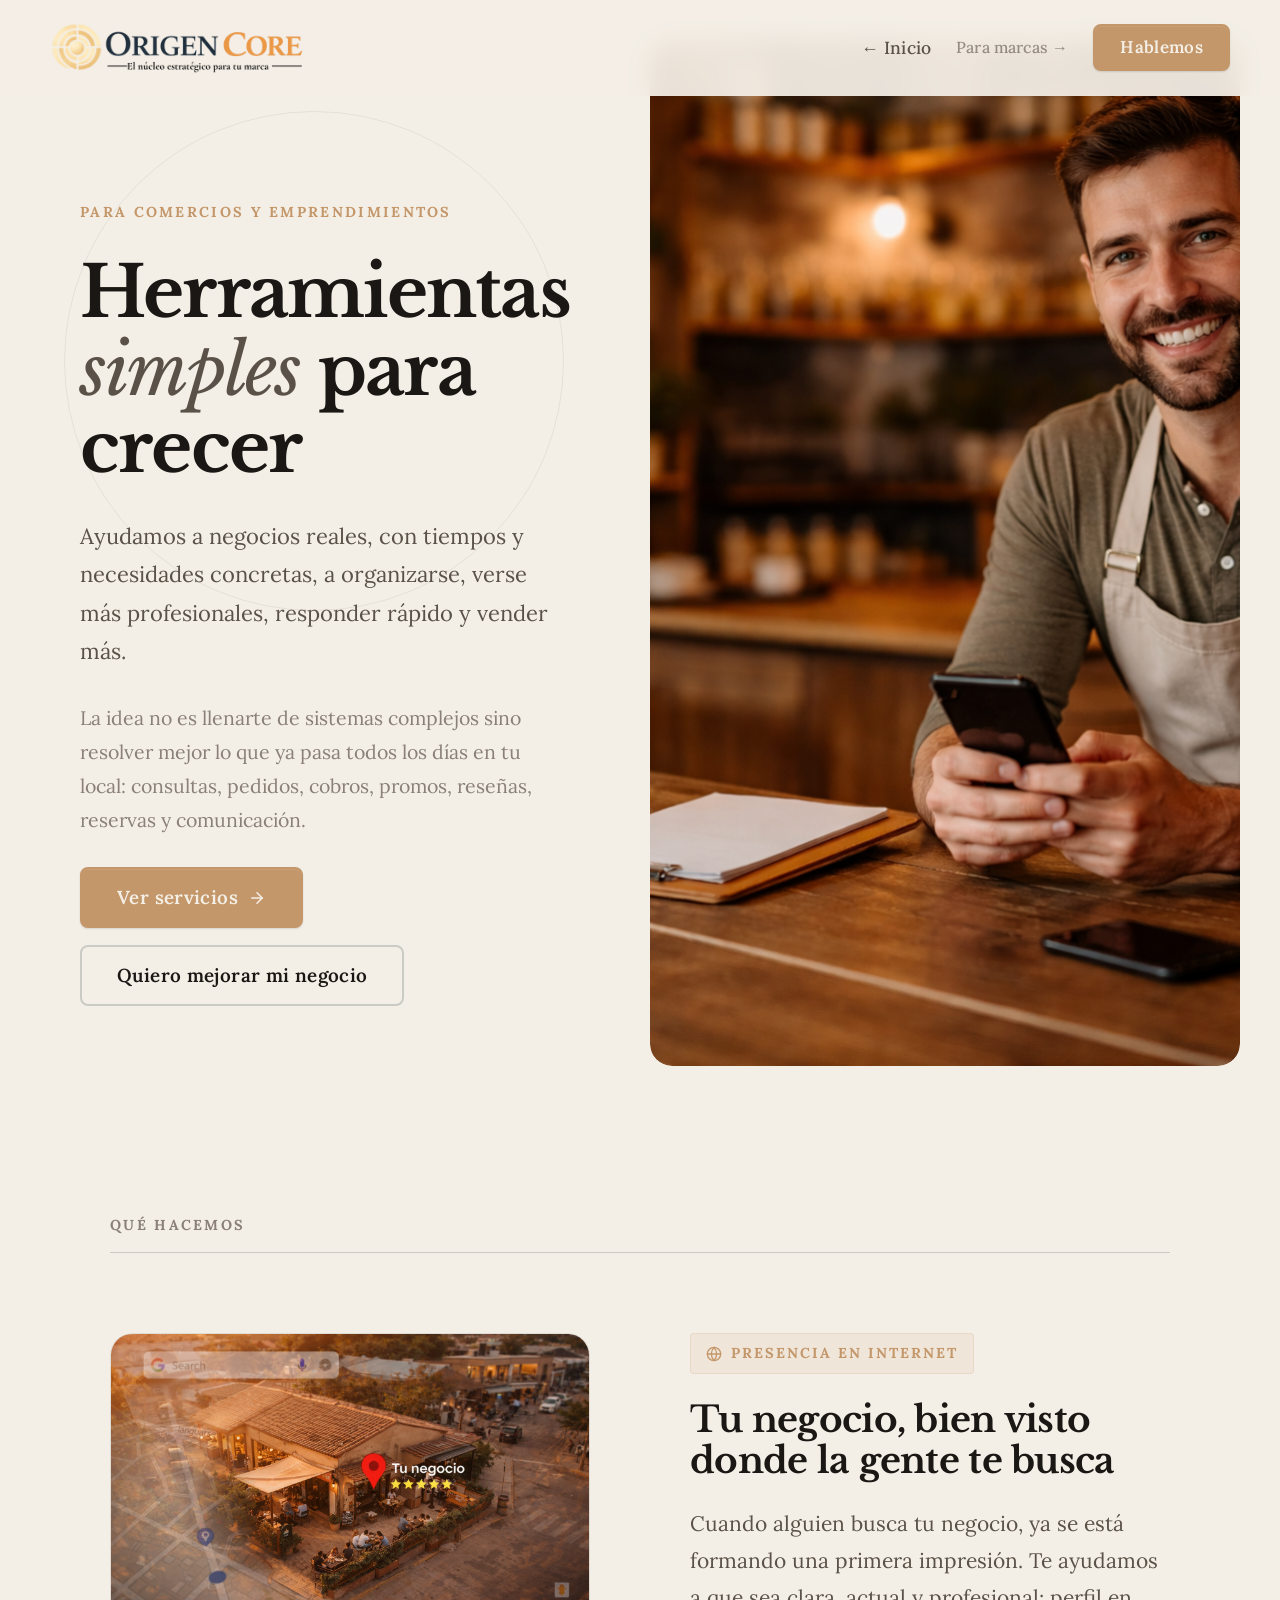
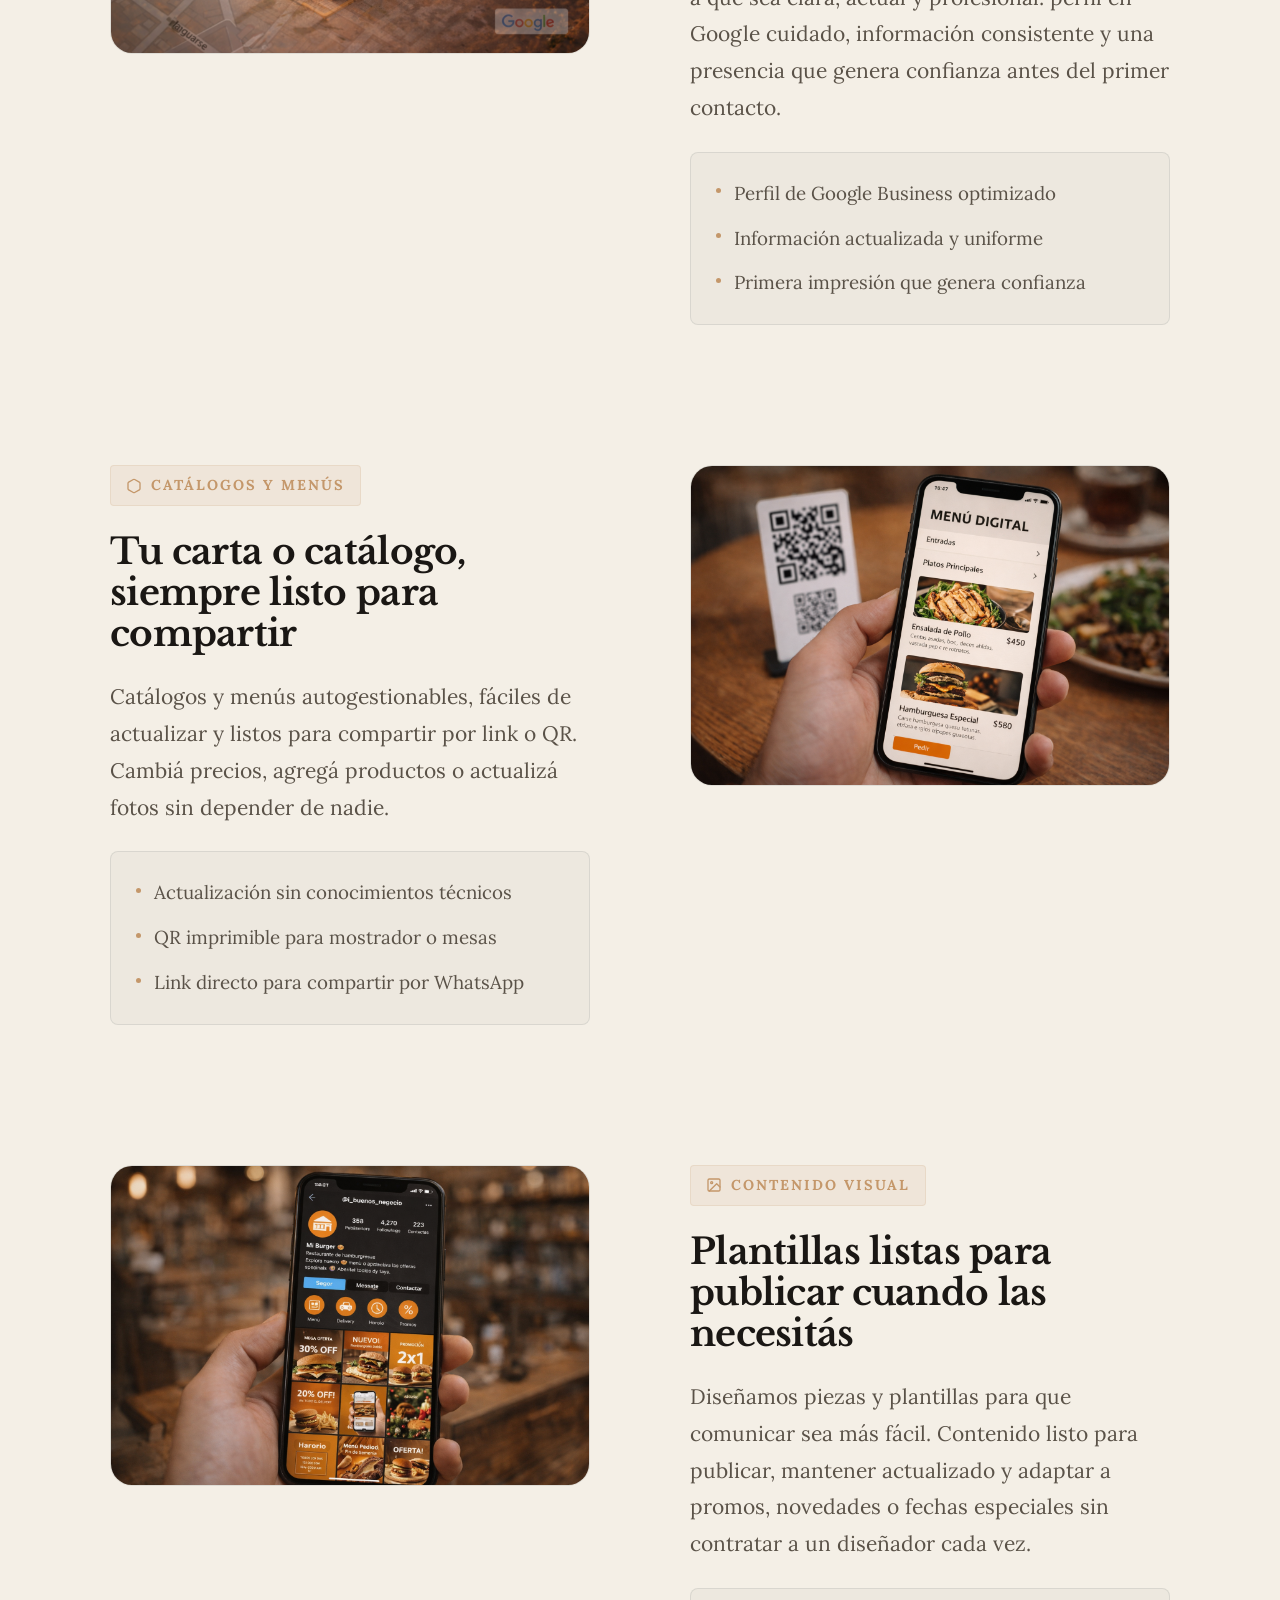
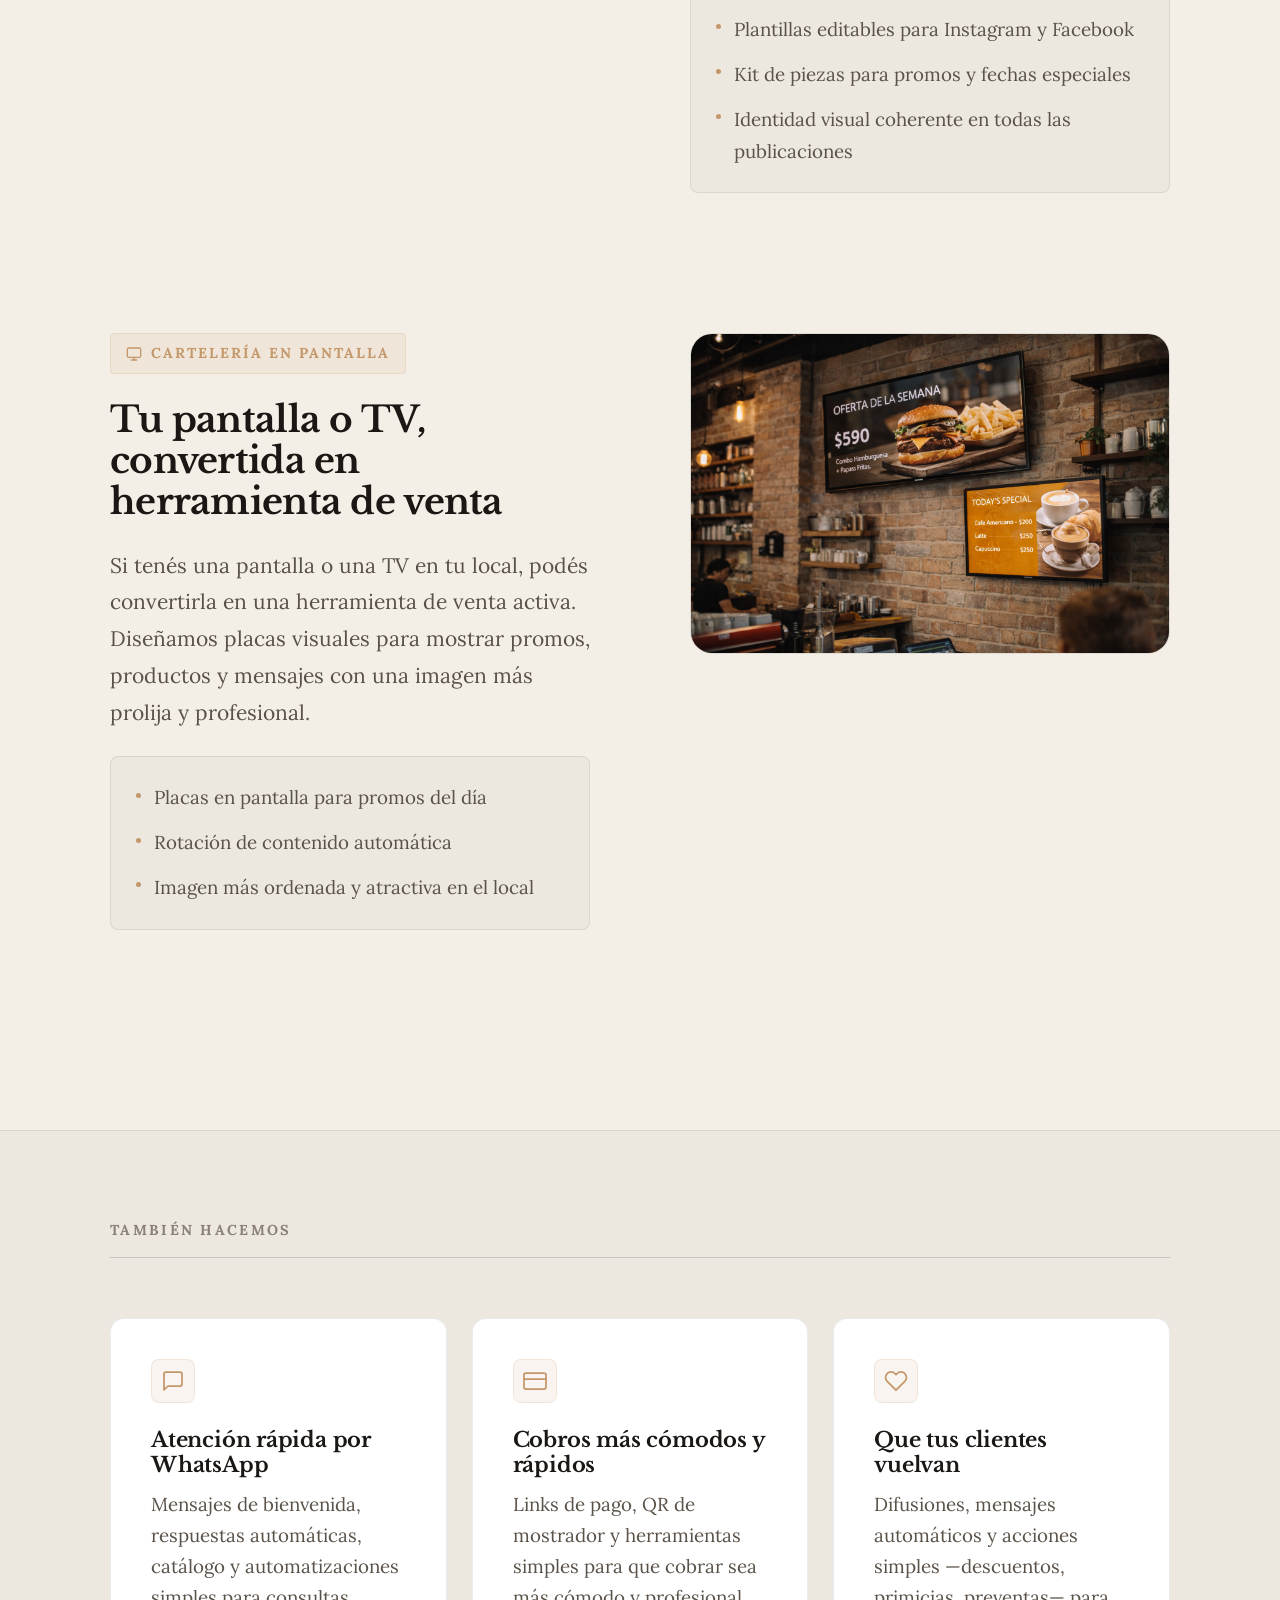
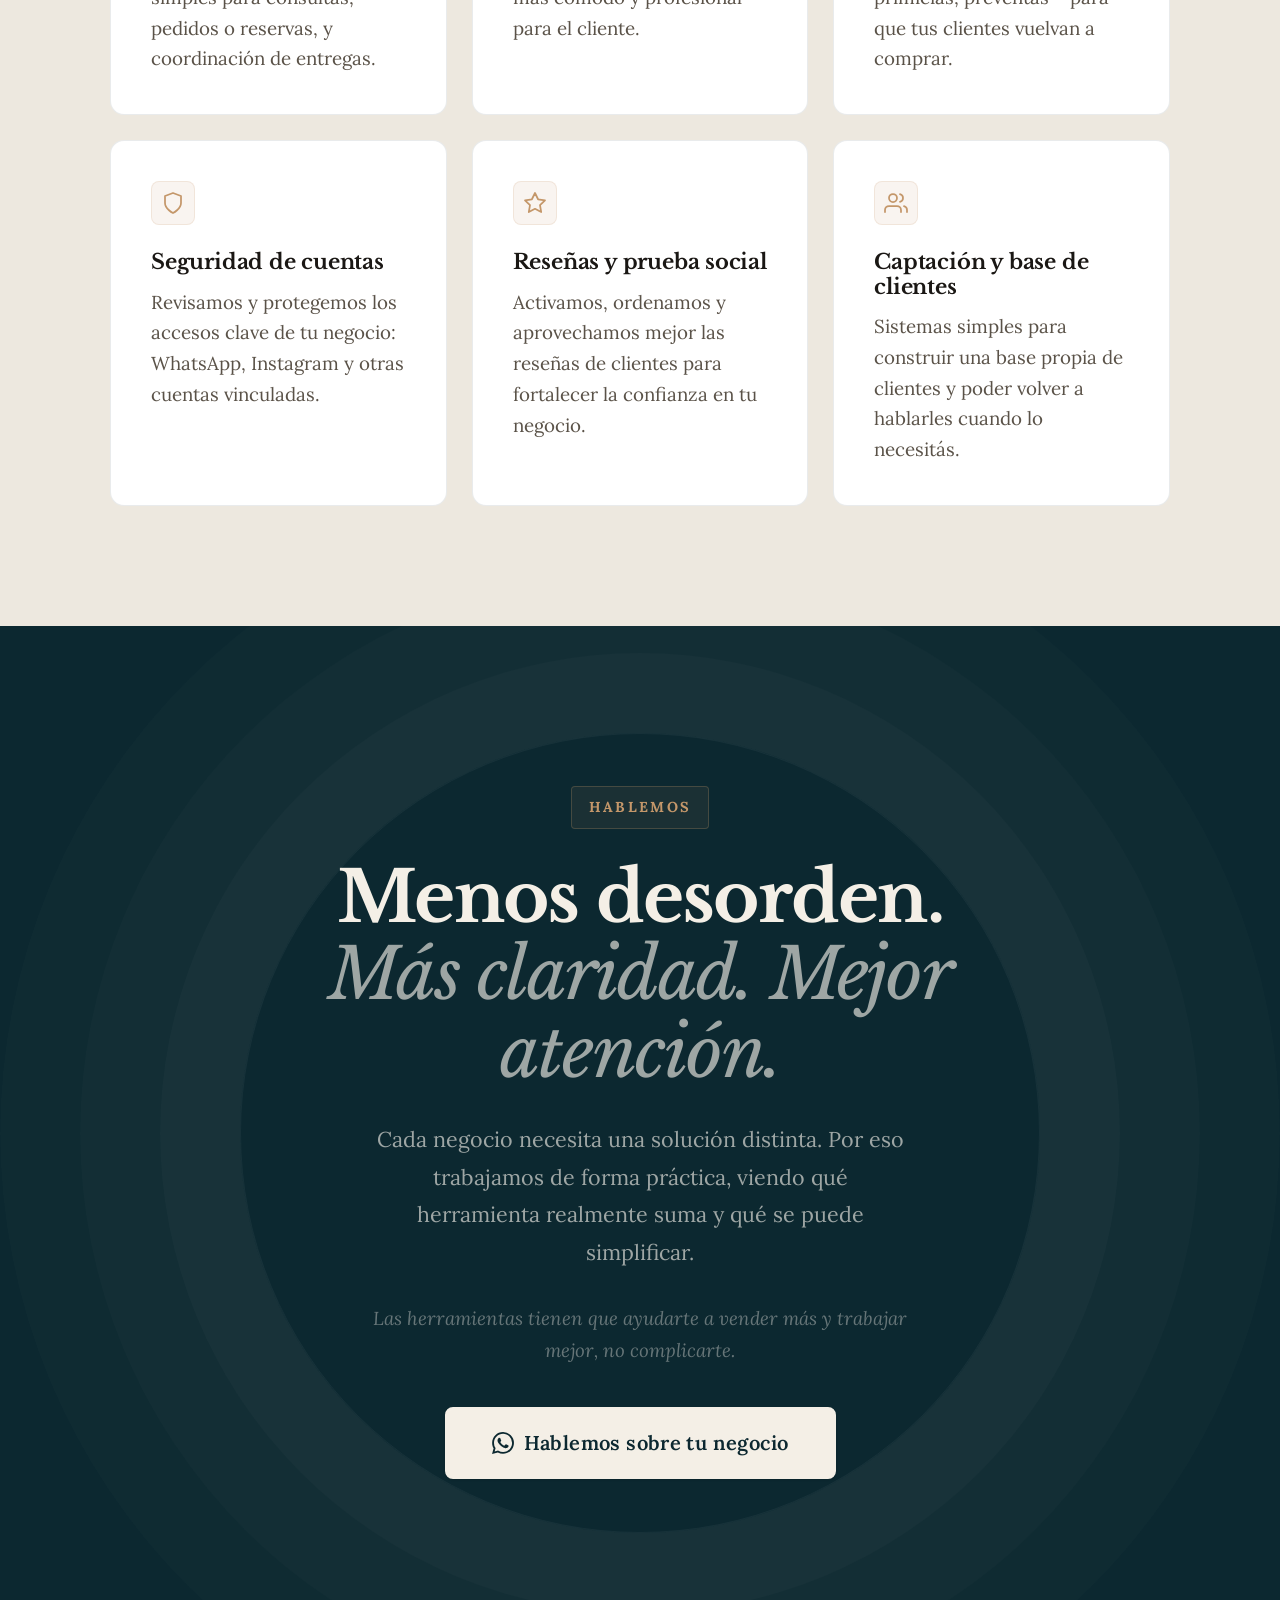
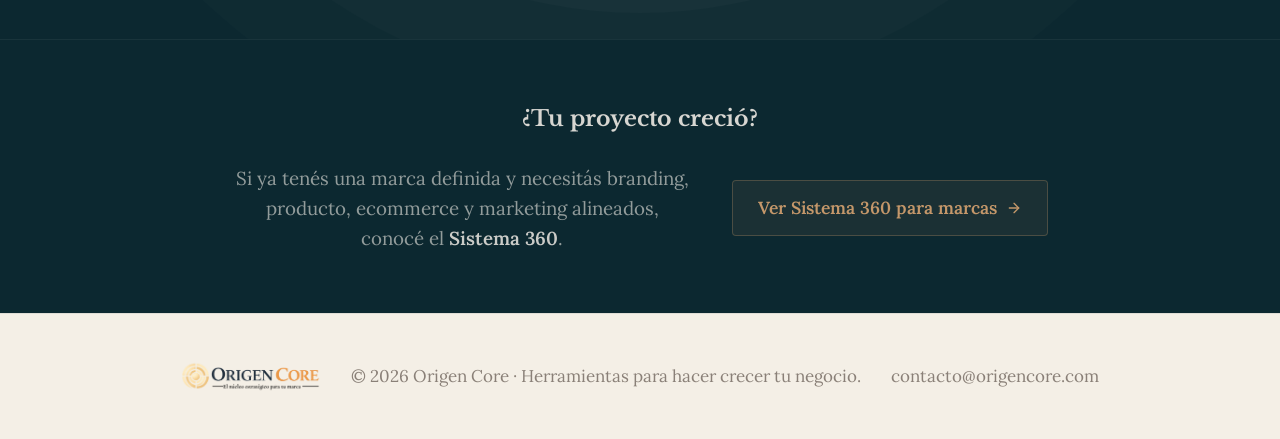
<file: servicios.html>
<!DOCTYPE html>
<html lang="es">
<head>
    <meta charset="UTF-8">
    <meta name="viewport" content="width=device-width, initial-scale=1.0">
    <title>Servicios para comercios — Origen Core</title>
    <meta name="description" content="Herramientas para hacer crecer tu negocio. Soluciones pensadas para comercios y emprendimientos que quieren verse más profesionales, responder mejor y vender más.">

    <link rel="preconnect" href="https://fonts.googleapis.com">
    <link rel="preconnect" href="https://fonts.gstatic.com" crossorigin>
    <link href="https://fonts.googleapis.com/css2?family=Libre+Baskerville:ital,wght@0,400;0,700;1,400&family=Lora:ital,wght@0,400;0,500;0,600;0,700;1,400;1,500&display=swap" rel="stylesheet">
    
    <link rel="stylesheet" href="servicios.css">
    <link rel="icon" type="image/png" href="logo-icon.png">
    <link rel="apple-touch-icon" href="logo-icon.png">
</head>
<body>

    <!-- Navbar -->
    <nav class="nav-light" id="navbar">
        <a href="index.html" class="nav-logo">
            <img src="logo-origen-core.png" alt="Origen Core">
        </a>
        <div class="nav-actions">
            <a href="index.html" class="nav-link">← Inicio</a>
            <a href="marcas.html" class="nav-link" style="font-size:0.8rem;opacity:0.6;">Para marcas →</a>
            <a href="#contacto" class="btn btn-primary btn-sm">Hablemos</a>
        </div>
    </nav>

    <!-- ═══════════════════════════ HERO ═══════════════════════════ -->
    <header class="hero">
        <!-- Columna texto -->
        <div class="hero-text">
            <span class="hero-tag">Para comercios y emprendimientos</span>
            <h1>Herramientas <em>simples</em> para crecer</h1>
            <p class="hero-lead">Ayudamos a negocios reales, con tiempos y necesidades concretas, a organizarse, verse más profesionales, responder rápido y vender más.</p>
           
            <p class="hero-lead hero-lead--secondary">La idea no es llenarte de sistemas complejos sino resolver mejor lo que ya pasa todos los días en tu local: consultas, pedidos, cobros, promos, reseñas, reservas y comunicación.</p>
            <div class="hero-cta">
                <a href="#servicios-destacados" class="btn btn-primary">
                    Ver servicios
                    <svg width="18" height="18" viewBox="0 0 24 24" fill="none" stroke="currentColor" stroke-width="2" stroke-linecap="round" stroke-linejoin="round"><path d="M5 12h14"/><path d="m12 5 7 7-7 7"/></svg>
                </a>
                <a href="#contacto" class="btn btn-outline">Quiero mejorar mi negocio</a>
            </div>
        </div>

        <!-- Columna imagen — ocupa todo el alto -->
        <div class="hero-image-col">
            <div class="hero-img-frame">
                <img src="images/hero-landing-o-c.png" alt="Panel de servicios Origen Core" loading="eager">
            </div>
        </div>
    </header>

    <!-- ═══════════════════════════ SERVICIOS DESTACADOS (CON IMAGEN) ═══════════════════════════ -->
    <section id="servicios-destacados" class="featured-services">
        <div class="container">
            <div class="section-label">Qué hacemos</div>

            <!-- 01 — Presencia en internet -->
            <div class="featured-block">
                <div class="featured-image">
                    <img src="images/presencia-digital.png" alt="Presencia profesional en Google" loading="lazy">
                </div>
                <div class="featured-content">
                    <span class="service-tag">
                        <svg width="16" height="16" viewBox="0 0 24 24" fill="none" stroke="currentColor" stroke-width="2" stroke-linecap="round" stroke-linejoin="round"><circle cx="12" cy="12" r="10"/><line x1="2" y1="12" x2="22" y2="12"/><path d="M12 2a15.3 15.3 0 0 1 4 10 15.3 15.3 0 0 1-4 10 15.3 15.3 0 0 1-4-10 15.3 15.3 0 0 1 4-10z"/></svg>
                        Presencia en internet
                    </span>
                    <h2>Tu negocio, bien visto donde la gente te busca</h2>
                    <p>Cuando alguien busca tu negocio, ya se está formando una primera impresión. Te ayudamos a que sea clara, actual y profesional: perfil en Google cuidado, información consistente y una presencia que genera confianza antes del primer contacto.</p>
                    <ul class="featured-list">
                        <li>Perfil de Google Business optimizado</li>
                        <li>Información actualizada y uniforme</li>
                        <li>Primera impresión que genera confianza</li>
                    </ul>
                </div>
            </div>

            <!-- 03 — Catálogos y Menús -->
            <div class="featured-block reverse">
                <div class="featured-image">
                    <img src="images/menu-dinamico-con-qr.png" alt="Menú con QR para compartir" loading="lazy">
                </div>
                <div class="featured-content">
                    <span class="service-tag">
                        <svg width="16" height="16" viewBox="0 0 24 24" fill="none" stroke="currentColor" stroke-width="2" stroke-linecap="round" stroke-linejoin="round"><path d="M21 16V8a2 2 0 0 0-1-1.73l-7-4a2 2 0 0 0-2 0l-7 4A2 2 0 0 0 3 8v8a2 2 0 0 0 1 1.73l7 4a2 2 0 0 0 2 0l7-4A2 2 0 0 0 21 16z"/></svg>
                        Catálogos y Menús
                    </span>
                    <h2>Tu carta o catálogo, siempre listo para compartir</h2>
                    <p>Catálogos y menús autogestionables, fáciles de actualizar y listos para compartir por link o QR. Cambiá precios, agregá productos o actualizá fotos sin depender de nadie.</p>
                    <ul class="featured-list">
                        <li>Actualización sin conocimientos técnicos</li>
                        <li>QR imprimible para mostrador o mesas</li>
                        <li>Link directo para compartir por WhatsApp</li>
                    </ul>
                </div>
            </div>

            <!-- 06 — Contenido Visual -->
            <div class="featured-block">
                <div class="featured-image">
                    <img src="images/templates-posts.png" alt="Plantillas de posts para redes sociales" loading="lazy">
                </div>
                <div class="featured-content">
                    <span class="service-tag">
                        <svg width="16" height="16" viewBox="0 0 24 24" fill="none" stroke="currentColor" stroke-width="2" stroke-linecap="round" stroke-linejoin="round"><rect x="3" y="3" width="18" height="18" rx="2"/><circle cx="8.5" cy="8.5" r="1.5"/><polyline points="21 15 16 10 5 21"/></svg>
                        Contenido Visual
                    </span>
                    <h2>Plantillas listas para publicar cuando las necesitás</h2>
                    <p>Diseñamos piezas y plantillas para que comunicar sea más fácil. Contenido listo para publicar, mantener actualizado y adaptar a promos, novedades o fechas especiales sin contratar a un diseñador cada vez.</p>
                    <ul class="featured-list">
                        <li>Plantillas editables para Instagram y Facebook</li>
                        <li>Kit de piezas para promos y fechas especiales</li>
                        <li>Identidad visual coherente en todas las publicaciones</li>
                    </ul>
                </div>
            </div>

            <!-- 07 — Cartelería en pantalla -->
            <div class="featured-block reverse">
                <div class="featured-image">
                    <img src="images/carteleria-digital.png" alt="Cartelería en pantalla para el local" loading="lazy">
                </div>
                <div class="featured-content">
                    <span class="service-tag">
                        <svg width="16" height="16" viewBox="0 0 24 24" fill="none" stroke="currentColor" stroke-width="2" stroke-linecap="round" stroke-linejoin="round"><rect x="2" y="3" width="20" height="14" rx="2"/><line x1="8" y1="21" x2="16" y2="21"/><line x1="12" y1="17" x2="12" y2="21"/></svg>
                        Cartelería en pantalla
                    </span>
                    <h2>Tu pantalla o TV, convertida en herramienta de venta</h2>
                    <p>Si tenés una pantalla o una TV en tu local, podés convertirla en una herramienta de venta activa. Diseñamos placas visuales para mostrar promos, productos y mensajes con una imagen más prolija y profesional.</p>
                    <ul class="featured-list">
                        <li>Placas en pantalla para promos del día</li>
                        <li>Rotación de contenido automática</li>
                        <li>Imagen más ordenada y atractiva en el local</li>
                    </ul>
                </div>
            </div>

        </div>
    </section>

    <!-- ═══════════════════════════ OTROS SERVICIOS (GRILLA) ═══════════════════════════ -->
    <section id="servicios" class="other-services">
        <div class="container">
            <div class="section-label">También hacemos</div>
            <div class="other-grid">

                <article class="other-card">
                    <div class="other-icon">
                        <svg width="24" height="24" viewBox="0 0 24 24" fill="none" stroke="currentColor" stroke-width="1.75" stroke-linecap="round" stroke-linejoin="round"><path d="M21 15a2 2 0 0 1-2 2H7l-4 4V5a2 2 0 0 1 2-2h14a2 2 0 0 1 2 2z"/></svg>
                    </div>
                    <h3>Atención rápida por WhatsApp</h3>
                    <p>Mensajes de bienvenida, respuestas automáticas, catálogo y automatizaciones simples para consultas, pedidos o reservas, y coordinación de entregas.</p>
                </article>

                <article class="other-card">
                    <div class="other-icon">
                        <svg width="24" height="24" viewBox="0 0 24 24" fill="none" stroke="currentColor" stroke-width="1.75" stroke-linecap="round" stroke-linejoin="round"><rect x="1" y="4" width="22" height="16" rx="2" ry="2"/><line x1="1" y1="10" x2="23" y2="10"/></svg>
                    </div>
                    <h3>Cobros más cómodos y rápidos</h3>
                    <p>Links de pago, QR de mostrador y herramientas simples para que cobrar sea más cómodo y profesional para el cliente.</p>
                </article>

                <article class="other-card">
                    <div class="other-icon">
                        <svg width="24" height="24" viewBox="0 0 24 24" fill="none" stroke="currentColor" stroke-width="1.75" stroke-linecap="round" stroke-linejoin="round"><path d="M20.84 4.61a5.5 5.5 0 0 0-7.78 0L12 5.67l-1.06-1.06a5.5 5.5 0 0 0-7.78 7.78l1.06 1.06L12 21.23l7.78-7.78 1.06-1.06a5.5 5.5 0 0 0 0-7.78z"/></svg>
                    </div>
                    <h3>Que tus clientes vuelvan</h3>
                    <p>Difusiones, mensajes automáticos y acciones simples —descuentos, primicias, preventas— para que tus clientes vuelvan a comprar.</p>
                </article>

                <article class="other-card">
                    <div class="other-icon">
                        <svg width="24" height="24" viewBox="0 0 24 24" fill="none" stroke="currentColor" stroke-width="1.75" stroke-linecap="round" stroke-linejoin="round"><path d="M12 22s8-4 8-10V5l-8-3-8 3v7c0 6 8 10 8 10z"/></svg>
                    </div>
                    <h3>Seguridad de cuentas</h3>
                    <p>Revisamos y protegemos los accesos clave de tu negocio: WhatsApp, Instagram y otras cuentas vinculadas.</p>
                </article>

                <article class="other-card">
                    <div class="other-icon">
                        <svg width="24" height="24" viewBox="0 0 24 24" fill="none" stroke="currentColor" stroke-width="1.75" stroke-linecap="round" stroke-linejoin="round"><polygon points="12 2 15.09 8.26 22 9.27 17 14.14 18.18 21.02 12 17.77 5.82 21.02 7 14.14 2 9.27 8.91 8.26 12 2"/></svg>
                    </div>
                    <h3>Reseñas y prueba social</h3>
                    <p>Activamos, ordenamos y aprovechamos mejor las reseñas de clientes para fortalecer la confianza en tu negocio.</p>
                </article>

                <article class="other-card">
                    <div class="other-icon">
                        <svg width="24" height="24" viewBox="0 0 24 24" fill="none" stroke="currentColor" stroke-width="1.75" stroke-linecap="round" stroke-linejoin="round"><path d="M17 21v-2a4 4 0 0 0-4-4H5a4 4 0 0 0-4 4v2"/><circle cx="9" cy="7" r="4"/><path d="M23 21v-2a4 4 0 0 0-3-3.87"/><path d="M16 3.13a4 4 0 0 1 0 7.75"/></svg>
                    </div>
                    <h3>Captación y base de clientes</h3>
                    <p>Sistemas simples para construir una base propia de clientes y poder volver a hablarles cuando lo necesitás.</p>
                </article>

               

            </div>
        </div>
    </section>

    <!-- ═══════════════════════════ CIERRE ═══════════════════════════ -->
    <section id="contacto" class="cierre">
        <div class="container">
            <div class="cierre-content">
                <div class="cierre-badge">Hablemos</div>
                <h2>Menos desorden.<br><em>Más claridad. Mejor atención.</em></h2>
                <p>Cada negocio necesita una solución distinta. Por eso trabajamos de forma práctica, viendo qué herramienta realmente suma y qué se puede simplificar.</p>
                <p class="cierre-note">Las herramientas tienen que ayudarte a vender más y trabajar mejor, no complicarte.</p>
                <a href="https://wa.me/542616188566" target="_blank" rel="noopener noreferrer" class="btn btn-primary btn-lg">
                    <svg width="22" height="22" viewBox="0 0 24 24" fill="currentColor"><path d="M17.472 14.382c-.297-.149-1.758-.867-2.03-.967-.273-.099-.471-.148-.67.15-.197.297-.767.966-.94 1.164-.173.199-.347.223-.644.075-.297-.15-1.255-.463-2.39-1.475-.883-.788-1.48-1.761-1.653-2.059-.173-.297-.018-.458.13-.606.134-.133.298-.347.446-.52.149-.174.198-.298.298-.497.099-.198.05-.371-.025-.52-.075-.149-.669-1.612-.916-2.207-.242-.579-.487-.5-.669-.51-.173-.008-.371-.01-.57-.01-.198 0-.52.074-.792.372-.272.297-1.04 1.016-1.04 2.479 0 1.462 1.065 2.875 1.213 3.074.149.198 2.096 3.2 5.077 4.487.709.306 1.262.489 1.694.625.712.227 1.36.195 1.871.118.571-.085 1.758-.719 2.006-1.413.248-.694.248-1.289.173-1.413-.074-.124-.272-.198-.57-.347m-5.421 7.403h-.004a9.87 9.87 0 01-5.031-1.378l-.361-.214-3.741.982.998-3.648-.235-.374a9.86 9.86 0 01-1.51-5.26c.001-5.45 4.436-9.884 9.888-9.884 2.64 0 5.122 1.03 6.988 2.898a9.825 9.825 0 012.893 6.994c-.003 5.45-4.437 9.884-9.885 9.884m8.413-18.297A11.815 11.815 0 0012.05 0C5.495 0 .16 5.335.157 11.892c0 2.096.547 4.142 1.588 5.945L.057 24l6.305-1.654a11.882 11.882 0 005.683 1.448h.005c6.554 0 11.89-5.335 11.893-11.893a11.821 11.821 0 00-3.48-8.413z"/></svg>
                    Hablemos sobre tu negocio
                </a>
            </div>
        </div>
    </section>

    <!-- ═══════════ PUENTE HACIA MARCAS ═══════════ -->
    <section class="bridge-band">
        <div class="container">
            <div class="bridge-inner">
                <span class="bridge-label">¿Tu proyecto creció?</span>
                <div class="bridge-body">
                    <p>Si ya tenés una marca definida y necesitás branding, producto, ecommerce y marketing alineados, conocé el <strong>Sistema 360</strong>.</p>
                    <a href="marcas.html" class="bridge-link">
                        Ver Sistema 360 para marcas
                        <svg width="16" height="16" viewBox="0 0 24 24" fill="none" stroke="currentColor" stroke-width="2" stroke-linecap="round" stroke-linejoin="round"><path d="M5 12h14"/><path d="m12 5 7 7-7 7"/></svg>
                    </a>
                </div>
            </div>
        </div>
    </section>

    <footer class="footer-light">
        <div class="footer-inner">
            <img src="logo-origen-core.png" alt="Origen Core" class="footer-icon">
            <p>© 2026 Origen Core · Herramientas para hacer crecer tu negocio.</p>
            <a href="mailto:contacto@origencore.com" class="footer-email">contacto@origencore.com</a>
        </div>
    </footer>

    <script>
        document.addEventListener('DOMContentLoaded', () => {
            const navbar = document.getElementById('navbar');
            window.addEventListener('scroll', () => {
                navbar.classList.toggle('scrolled', window.scrollY > 50);
            }, { passive: true });

            const observer = new IntersectionObserver((entries) => {
                entries.forEach(entry => {
                    if (entry.isIntersecting) {
                        entry.target.classList.add('visible');
                        observer.unobserve(entry.target);
                    }
                });
            }, { threshold: 0.1, rootMargin: '0px 0px -40px 0px' });

            document.querySelectorAll('.featured-block, .other-card, .cierre-content').forEach(el => {
                observer.observe(el);
            });
        });
    </script>
</body>
</html>
</file>
<file: hub.css>
/* ═══════════════════════════════════════════════════════════
   hub.css — Origen Core · Selector de camino
   Dos mundos, una marca.
═══════════════════════════════════════════════════════════ */

@import url('https://fonts.googleapis.com/css2?family=Libre+Baskerville:ital,wght@0,400;0,700;1,400&family=Lora:ital,wght@0,400;0,500;0,600;0,700;1,400;1,500&display=swap');

/* ─── Tokens · Paleta Petróleo + Ámbar ──────────────────── */
:root {
    /* Base profunda — petróleo oscuro */
    --anchor:    #0C2830;
    --d-bg:      #0C2830;
    --d-mid:     #10313A;
    --d-deep:    #082028;

    /* Texto sobre oscuro */
    --d-text:    #EDE9E3;
    --d-muted:   rgba(237, 233, 227, 0.55);

    /* Acento — ámbar cálido */
    --d-accent:  #C4976A;
    --d-accent2: #D4A87A;
    --d-border:  rgba(196, 151, 106, 0.14);

    /* Tonos claros — blanco neutro-cálido */
    --l-entry:   #E8E2D8;
    --l-bg:      #F4EFE6;
    --l-bright:  #FDFAF5;
    --l-text:    #1A1714;
    --l-muted:   #5A5248;
    --l-accent:  #0C2830;
    --l-border:  rgba(12, 40, 48, 0.1);

    --display: 'Libre Baskerville', Georgia, serif;
    --body:    'Lora', Georgia, serif;

    --ease-out: cubic-bezier(0.16, 1, 0.3, 1);
    --ease-std: cubic-bezier(0.25, 0.46, 0.45, 0.94);
}

/* ─── Reset ──────────────────────────────────────────────── */
*, *::before, *::after { margin: 0; padding: 0; box-sizing: border-box; }

html {
    font-size: 20px;
    height: 100%;
    overflow-x: hidden;
}

body {
    font-family: var(--body);
    height: 100%;
    overflow-x: hidden;
    -webkit-font-smoothing: antialiased;
    -moz-osx-font-smoothing: grayscale;
    background: var(--l-bg);
}

a   { text-decoration: none; color: inherit; }
img { max-width: 100%; display: block; }
ul  { list-style: none; }

/* ─── Wrapper ────────────────────────────────────────────── */
.hub {
    display: flex;
    flex-direction: column;
    min-height: 100vh;
    min-height: 100dvh;
    width: 100%;
    overflow: hidden;
}

/* ─── Header ─────────────────────────────────────────────── */
.hub-header {
    background: var(--l-bg);
    display: flex;
    align-items: center;
    justify-content: center;
    padding: 40px 15vw;
    animation: hubFadeDown 0.7s var(--ease-out) both;
    flex-shrink: 0;
}

.hub-logo {
    width: min(360px, 82vw);
    height: auto;
    opacity: 0.88;
    transition: opacity 0.25s ease;
}
.hub-logo:hover { opacity: 1; }

.hub-tagline-top {
    font-family: var(--body);
    font-size: 0.6875rem;
    font-weight: 600;
    letter-spacing: 0.14em;
    text-transform: uppercase;
    color: rgba(248, 250, 252, 0.35);
}

/* ─── Pregunta ───────────────────────────────────────────── */
.hub-question {
    background: var(--l-bg);
    display: flex;
    align-items: center;
    justify-content: center;
    gap: 1.5rem;
    padding: 0.75rem 15vw 1.25rem;
    flex-shrink: 0;
    animation: hubFadeDown 0.7s var(--ease-out) 0.1s both;
}

.hub-question::before,
.hub-question::after {
    content: '';
    flex: 1;
    max-width: 160px;
    height: 1px;
}
.hub-question::before {
    background: linear-gradient(90deg, transparent, rgba(12, 40, 48, 0.15));
}
.hub-question::after {
    background: linear-gradient(270deg, transparent, rgba(12, 40, 48, 0.15));
}

.hub-question span {
    font-family: var(--display);
    font-size: 0.9375rem;
    font-style: italic;
    color: var(--l-muted);
    white-space: nowrap;
}

/* ─── Split — contenedor de tarjetas ────────────────────── */
.hub-split {
    flex: 1;
    display: flex;
    padding: 0 15vw 3rem;
    gap: 1.5rem;
    align-items: stretch;
    min-height: 0;
}

/* ─── Paneles — tarjetas ─────────────────────────────────── */
.hub-panel {
    flex: 1;
    min-width: 0;
    display: flex;
    flex-direction: column;
    align-items: stretch;
    justify-content: flex-start;
    padding: 0;
    position: relative;
    overflow: hidden;
    cursor: pointer;
    outline: none;
    border-radius: 16px;
    border: 1px solid rgba(12, 40, 48, 0.14);
    box-shadow:
        0 2px 20px rgba(12, 40, 48, 0.07);
    transition:
        border-color 0.28s var(--ease-std),
        box-shadow   0.3s  var(--ease-std),
        transform    0.25s var(--ease-out);
    -webkit-tap-highlight-color: transparent;
}

.hub-panel:hover {
    border-color: rgba(196, 151, 106, 0.5);
    box-shadow:
        0 8px 40px rgba(12, 40, 48, 0.12),
        0 0 0 1px rgba(196, 151, 106, 0.2);
    transform: translateY(-3px);
}

.hub-panel:focus-visible {
    outline: 2px solid rgba(255, 255, 255, 0.4);
    outline-offset: 2px;
}

/* ─── Panel izquierdo: Marcas ────────────────────────────── */
/*
   Gradiente que NACE del color del header (--anchor) en la parte
   superior y fluye hacia un azul-petróleo más rico hacia abajo.
   Los overlays de esmeralda añaden el acento de marca sin romper la flow.
*/
/* ─── Panel izquierdo: Marcas ────────────────────────────── */
.hub-panel--marcas {
    background: var(--l-bg);
}

/* ─── Panel derecho: Comercios ───────────────────────────── */
.hub-panel--comercios {
    background: var(--l-bg);
}


/* ─── Ilustración ────────────────────────────────────────── */
.panel-illustration-wrap {
    width: 100%;
    flex-shrink: 0;
    overflow: hidden;
    border-bottom: 1px solid rgba(12, 40, 48, 0.07);
    background: var(--l-bg);
    display: flex;
    align-items: flex-end;
    justify-content: center;
    padding: 1.5rem 1.5rem 0;
    min-height: 200px;
}

.panel-illustration {
    width: 100%;
    max-width: 360px;
    height: auto;
    display: block;
    mix-blend-mode: normal;
    object-fit: contain;
    object-position: bottom center;
}

/* ─── Contenido dentro de cada panel ─────────────────────── */
.panel-content {
    position: relative;
    z-index: 1;
    width: 100%;
    min-width: 0;
    flex: 1;
    display: flex;
    flex-direction: column;
    align-items: flex-start;
    gap: 1.25rem;
    padding: 2rem 2.5rem 2.5rem;
}

.hub-panel--marcas .panel-content {
    animation: hubFadeLeft 0.75s var(--ease-out) 0.25s both;
}

.hub-panel--comercios .panel-content {
    animation: hubFadeRight 0.75s var(--ease-out) 0.35s both;
}

/* ─── Eyebrow ────────────────────────────────────────────── */
.panel-eyebrow {
    display: inline-block;
    font-family: var(--body);
    font-size: 0.6875rem;
    font-weight: 700;
    letter-spacing: 0.14em;
    text-transform: uppercase;
    padding: 0.38rem 0.8rem;
    border-radius: 4px;
    line-height: 1;
}

.hub-panel--marcas .panel-eyebrow {
    color: #0C2830;
    background: rgba(12, 40, 48, 0.08);
    border: 1px solid rgba(12, 40, 48, 0.2);
}


.hub-panel--comercios .panel-eyebrow {
    color: var(--d-accent);
    background: rgba(196, 151, 106, 0.12);
    border: 1px solid rgba(196, 151, 106, 0.28);
}

/* ─── Título ─────────────────────────────────────────────── */
.panel-title {
    font-family: var(--display);
    font-size: clamp(1.75rem, 2.2vw, 2.5rem);
    font-weight: 700;
    line-height: 1.15;
    letter-spacing: -0.022em;
}

.hub-panel--marcas   .panel-title { color: var(--l-text); }
.hub-panel--comercios .panel-title { color: var(--l-text); }

.panel-title em { font-style: italic; font-weight: 400; }
.hub-panel--marcas   .panel-title em { color: #0C2830; }
.hub-panel--comercios .panel-title em { color: var(--d-accent); }

/* ─── Separador ──────────────────────────────────────────── */
.panel-divider {
    width: 40px;
    height: 1px;
}

.hub-panel--marcas   .panel-divider { background: rgba(12, 40, 48, 0.3); }
.hub-panel--comercios .panel-divider { background: rgba(196, 151, 106, 0.4); }

/* ─── Descripción ────────────────────────────────────────── */
.panel-desc {
    font-size: 0.9375rem;
    line-height: 1.72;
}

.panel-subtitle {
    font-family: var(--body);
    font-size: 0.62rem;
    font-weight: 600;
    letter-spacing: 0.12em;
    text-transform: uppercase;
    color: rgba(12, 40, 48, 0.45);
    margin-top: -0.5rem;
}

.hub-panel--marcas   .panel-desc { color: var(--l-muted); }
.hub-panel--comercios .panel-desc { color: var(--l-muted); }

/* ─── Ícono decorativo de fondo ──────────────────────────── */
.panel-icon-bg {
    position: absolute;
    bottom: -8%;
    right: -5%;
    width: 58%;
    max-width: 240px;
    height: auto;
    pointer-events: none;
    z-index: 0;
    opacity: 0.12;
    color: var(--d-accent);
}

/* ─── Grilla de micro-servicios ──────────────────────────── */
.panel-services {
    display: grid;
    grid-template-columns: 1fr 1fr;
    gap: 0.65rem 1.25rem;
    width: 100%;
}

.panel-service-item {
    display: flex;
    align-items: center;
    gap: 0.5rem;
    font-family: var(--body);
    font-size: 0.8125rem;
    font-weight: 600;
    letter-spacing: 0.01em;
}

.hub-panel--marcas   .panel-service-item { color: var(--l-muted); }
.hub-panel--comercios .panel-service-item { color: var(--l-muted); }

.panel-service-item svg {
    width: 15px;
    height: 15px;
    flex-shrink: 0;
    opacity: 0.75;
}

.hub-panel--marcas   .panel-service-item svg { stroke: #0C2830; }
.hub-panel--comercios .panel-service-item svg { stroke: var(--d-accent); }

/* ─── CTA ────────────────────────────────────────────────── */
.panel-cta {
    display: inline-flex;
    align-items: center;
    gap: 0.5rem;
    font-family: var(--body);
    font-size: 0.9375rem;
    font-weight: 600;
    padding: 0.875rem 1.5rem;
    border-radius: 8px;
    border: 2px solid transparent;
    cursor: pointer;
    white-space: nowrap;
    transition:
        background   0.28s var(--ease-std),
        border-color 0.28s var(--ease-std),
        color        0.28s var(--ease-std),
        box-shadow   0.28s var(--ease-std),
        transform    0.2s  var(--ease-out);
}

.hub-panel--marcas .panel-cta {
    background: rgba(12, 40, 48, 0.08);
    border-color: rgba(12, 40, 48, 0.25);
    color: #0C2830;
}
.hub-panel--comercios .panel-cta {
    background: rgba(196, 151, 106, 0.1);
    border-color: rgba(196, 151, 106, 0.32);
    color: var(--d-accent);
}
.hub-panel--marcas:hover .panel-cta {
    background: #0C2830;
    border-color: #0C2830;
    color: #EDE9E3;
    box-shadow: 0 0 32px rgba(12, 40, 48, 0.3);
}
.hub-panel--comercios:hover .panel-cta {
    background: var(--d-accent);
    border-color: var(--d-accent);
    color: var(--d-bg);
    box-shadow: 0 0 32px rgba(196, 151, 106, 0.45);
    transform: translateY(-2px);
}

.panel-cta svg {
    width: 18px;
    height: 18px;
    flex-shrink: 0;
    transition: transform 0.3s var(--ease-out);
}
.hub-panel--marcas:hover .panel-cta svg,
.hub-panel--comercios:hover .panel-cta svg {
    transform: translateX(4px);
}

/* ─── Divisor central — oculto en layout de tarjetas ─────── */
.hub-divider {
    display: none;
}

.divider-line-top {
    flex: 1;
    width: 1px;
    background: linear-gradient(180deg,
        transparent 0%,
        rgba(148, 163, 184, 0.2) 40%,
        rgba(148, 163, 184, 0.3) 100%
    );
}

.divider-line-bottom {
    flex: 1;
    width: 1px;
    background: linear-gradient(180deg,
        rgba(148, 163, 184, 0.3) 0%,
        rgba(148, 163, 184, 0.2) 60%,
        transparent 100%
    );
}

.divider-badge {
    width: 52px;
    height: 52px;
    border-radius: 50%;
    background: var(--l-bg);
    border: 1px solid var(--l-border);
    display: flex;
    align-items: center;
    justify-content: center;
    flex-shrink: 0;
    margin: 0.5rem 0;
    box-shadow: 0 2px 12px rgba(26, 19, 9, 0.1), 0 0 0 4px var(--l-bg);
    padding: 13px;
}

.divider-badge img {
    width: 100%;
    height: auto;
    opacity: 0.55;
}

/* ─── Footer ─────────────────────────────────────────────── */
.hub-footer {
    background: var(--anchor);
    display: flex;
    align-items: center;
    justify-content: center;
    padding: 1rem 2rem;
    border-top: 1px solid rgba(148, 163, 184, 0.06);
    flex-shrink: 0;
}

.hub-footer p {
    font-family: var(--body);
    font-size: 0.8rem;
    color: rgba(248, 250, 252, 0.28);
}

.hub-footer a {
    color: rgba(248, 250, 252, 0.4);
    transition: color 0.2s ease;
}
.hub-footer a:hover { color: var(--d-accent); }

/* ─── Animaciones de entrada ─────────────────────────────── */
@keyframes hubFadeDown {
    from { opacity: 0; transform: translateY(-10px); }
    to   { opacity: 1; transform: translateY(0); }
}

@keyframes hubFadeLeft {
    from { opacity: 0; transform: translateX(-16px); }
    to   { opacity: 1; transform: translateX(0); }
}

@keyframes hubFadeRight {
    from { opacity: 0; transform: translateX(16px); }
    to   { opacity: 1; transform: translateX(0); }
}

/* ─── Responsive ─────────────────────────────────────────── */

/* Tablet: reducir padding exterior e interior */
@media (max-width: 900px) {
    .hub-split    { padding: 0 2rem 2rem; gap: 1rem; }
    .hub-header   { padding: 2rem 2rem; }
    .hub-question { padding: 0.75rem 2rem 1.25rem; }
    .hub-panel    { padding: 0; }
    .panel-title { font-size: 1.75rem; }
    .panel-desc  { font-size: 0.875rem; }
    .panel-content { max-width: 300px; }
}

/* Mobile: apilar verticalmente */
@media (max-width: 640px) {
    .hub-split {
        flex-direction: column;
        padding: 0 1.25rem 1.75rem;
        gap: 1rem;
    }
    .hub-header   { padding: 1.5rem 1.25rem; }
    .hub-question { padding: 0.5rem 1.25rem 1rem; }

    .hub-panel {
        flex: 0 0 auto;
        width: 100%;
        min-height: 0;
        padding: 2.75rem 1.75rem;
    }

    .panel-content {
        max-width: 100%;
        align-items: center;
        text-align: center;
    }

    .panel-pills { justify-content: center; }

    .hub-logo { width: min(480px, 88vw); }
    .hub-question span { font-size: 0.875rem; }
}

@media (max-width: 400px) {
    .hub-header { padding: 1rem 1.25rem; }
    .hub-split  { padding: 0 1rem 1.25rem; }
    .hub-panel  { padding: 2rem 1.25rem; }
    .panel-title { font-size: 1.5rem; }
}

/* ─── Motion reducido ────────────────────────────────────── */
@media (prefers-reduced-motion: reduce) {
    .hub-panel,
    .panel-cta,
    .panel-cta svg { transition-duration: 0.01ms !important; }
    .hub-header,
    .hub-question,
    .hub-panel--marcas .panel-content,
    .hub-panel--comercios .panel-content {
        animation: none;
        opacity: 1;
        transform: none;
    }
}
</file>
<file: styles.css>
/* ==========================================================================
   ORIGEN CORE — Landing Page Styles
   Paleta: Crema · Petróleo · Ámbar
   ========================================================================== */

:root {
    /* Paleta base */
    --azul-medianoche: #0C2830;
    --azul-medianoche-light: #10313A;
    --azul-medianoche-lighter: #1E4A56;
    --blanco-hielo: #1A1714;
    --blanco-hielo-muted: rgba(26, 23, 20, 0.82);
    --gris-mercurio: #5A5248;
    --gris-mercurio-light: #3D3530;
    --gris-mercurio-dark: #8A8078;
    --esmeralda: #C4976A;
    --esmeralda-hover: #B5844F;
    --esmeralda-subtle: rgba(196, 151, 106, 0.12);

    /* Jerarquía de fondos — LIGHT */
    --color-bg-primary:   #F4EFE6;
    --color-bg-secondary: #FFFFFF;
    --color-bg-elevated:  #EDE8DF;
    --color-bg-card:      rgba(255, 255, 255, 0.85);
    --color-border-subtle: rgba(12, 40, 48, 0.08);
    --color-border-medium: rgba(12, 40, 48, 0.15);

    /* Texto — OSCURO */
    --color-text-primary:   #1A1714;
    --color-text-secondary: rgba(26, 23, 20, 0.82);
    --color-text-muted:     #5A5248;
    --color-text-tertiary:  #8A8078;

    /* Acento — Ámbar */
    --color-accent:        #C4976A;
    --color-accent-hover:  #B5844F;
    --color-accent-subtle: rgba(196, 151, 106, 0.12);

    /* Focus */
    --color-focus:      #C4976A;
    --color-focus-ring: rgba(196, 151, 106, 0.4);
    
    /* Typography — Integridad: Libre Baskerville (títulos) + Lora (cuerpo) */
    --font-display: 'Libre Baskerville', Georgia, 'Times New Roman', serif;
    --font-body: 'Lora', Georgia, 'Times New Roman', serif;
    
    /* Spacing */
    --space-xs: 0.5rem;
    --space-sm: 1rem;
    --space-md: 1.5rem;
    --space-lg: 2rem;
    --space-xl: 3rem;
    --space-2xl: 5rem;
    --space-3xl: 8rem;
    
    /* Layout */
    --max-width: 1120px;
    --nav-height: 64px;
    
    /* Border Radius */
    --radius-sm: 6px;
    --radius-md: 10px;
    --radius-lg: 14px;
    
    /* Transitions */
    --transition-micro: 0.1s ease;
    --transition-subtle: 0.2s ease;
    --transition-smooth: 0.35s ease;
    
    /* Focus outline */
    --focus-outline: 2px solid var(--color-focus);
    --focus-outline-offset: 3px;
}

/* Reduced motion preference */
@media (prefers-reduced-motion: reduce) {
    *, *::before, *::after {
        animation-duration: 0.01ms !important;
        animation-iteration-count: 1 !important;
        transition-duration: 0.01ms !important;
    }
}

/* --------------------------------------------------------------------------
   Reset & Base
   -------------------------------------------------------------------------- */
*, *::before, *::after {
    margin: 0;
    padding: 0;
    box-sizing: border-box;
}

html {
    scroll-behavior: smooth;
    font-size: 20px;
    scrollbar-gutter: stable;
}

@media (prefers-reduced-motion: reduce) {
    html {
        scroll-behavior: auto;
    }
}

body {
    font-family: var(--font-body);
    font-weight: 400;
    background-color: var(--color-bg-primary);
    color: var(--color-text-secondary);
    line-height: 1.75;
    overflow-x: hidden;
    -webkit-font-smoothing: antialiased;
    -moz-osx-font-smoothing: grayscale;
    -webkit-tap-highlight-color: transparent;
    position: relative;
    font-feature-settings: 'kern' 1, 'liga' 1;
}

::selection {
    background: var(--color-accent);
    color: var(--azul-medianoche);
}

:focus-visible {
    outline: var(--focus-outline);
    outline-offset: var(--focus-outline-offset);
}

:focus:not(:focus-visible) {
    outline: none;
}

a {
    color: inherit;
    text-decoration: none;
}

ul {
    list-style: none;
}

img, svg {
    max-width: 100%;
    height: auto;
    display: block;
}

/* Skip Link */
.skip-link {
    position: absolute;
    top: -100%;
    left: 50%;
    transform: translateX(-50%);
    background: var(--color-accent);
    color: var(--azul-medianoche);
    padding: var(--space-sm) var(--space-md);
    border-radius: var(--radius-sm);
    font-weight: 600;
    z-index: 9999;
    transition: top var(--transition-subtle);
}

.skip-link:focus {
    top: var(--space-sm);
}

/* --------------------------------------------------------------------------
   Typography — Integridad: serif con carácter y claridad
   -------------------------------------------------------------------------- */
h1, h2, h3, h4 {
    font-family: var(--font-display);
    font-weight: 700;
    color: var(--color-text-primary);
    line-height: 1.25;
    letter-spacing: -0.01em;
    text-wrap: balance;
}

p, li {
    font-size: 1rem;
    min-height: 1.5em;
    letter-spacing: 0.005em;
}

/* --------------------------------------------------------------------------
   Container
   -------------------------------------------------------------------------- */
.container {
    width: 100%;
    max-width: var(--max-width);
    margin: 0 auto;
    padding: 0 var(--space-lg);
}

/* --------------------------------------------------------------------------
   Navigation
   -------------------------------------------------------------------------- */
.nav {
    position: fixed;
    top: 0;
    left: 0;
    right: 0;
    height: var(--nav-height);
    display: flex;
    align-items: center;
    justify-content: space-between;
    padding: 0 var(--space-lg);
    background: transparent;
    z-index: 1000;
    transition: background var(--transition-smooth), border-color var(--transition-smooth);
}

.nav.scrolled {
    background: rgba(244, 239, 230, 0.96);
    backdrop-filter: blur(12px);
    border-bottom: 1px solid var(--color-border-subtle);
}

.nav-logo {
    display: flex;
    align-items: center;
}

.nav-logo-icon {
    width: min(180px, 40vw);
    height: auto;
    display: block;
    opacity: 0.88;
    transition: opacity 0.2s ease;
}
.nav-logo-icon:hover { opacity: 1; }

.nav-links {
    display: flex;
    align-items: center;
    gap: var(--space-lg);
}

.nav-links a {
    font-family: var(--font-body);
    font-size: 0.875rem;
    font-weight: 500;
    letter-spacing: 0.02em;
    color: var(--color-text-muted);
    padding: var(--space-xs) var(--space-sm);
    border-radius: var(--radius-sm);
    transition: color var(--transition-micro);
    min-height: 44px;
    display: flex;
    align-items: center;
}

.nav-links a:hover {
    color: var(--color-text-primary);
}

.nav-cta {
    /* Squeezable Verde Boreal - radial gradient for illuminated center */
    background: radial-gradient(ellipse 80% 60% at 50% 40%, var(--color-accent-hover) 0%, var(--color-accent) 100%);
    color: var(--azul-medianoche) !important;
    font-weight: 600;
    padding: var(--space-xs) var(--space-md) !important;
    border: none;
    box-shadow: 0 0 0 0 rgba(196, 151, 106, 0);
    transition: box-shadow 0.3s ease, transform 0.15s cubic-bezier(0.34, 1.56, 0.64, 1) !important;
}

.nav-cta:hover {
    /* Bloom/glow effect */
    box-shadow: 0 0 20px rgba(196, 151, 106, 0.4), 0 0 40px rgba(196, 151, 106, 0.2);
}

.nav-cta:active {
    /* Elastic micro-interaction */
    transform: scale(0.96);
}

.nav-cta:focus-visible {
    outline: none;
    box-shadow: 0 0 0 2px var(--azul-medianoche), 0 0 0 4px var(--color-accent);
}

/* --------------------------------------------------------------------------
   Hero Section
   -------------------------------------------------------------------------- */
.hero {
    min-height: 100vh;
    min-height: 100dvh;
    display: flex;
    flex-direction: column;
    justify-content: center;
    align-items: center;
    position: relative;
    padding: var(--space-2xl) var(--space-lg) var(--space-3xl);
    background:
        radial-gradient(ellipse 70% 45% at 50% 0%,   rgba(196, 151, 106, 0.18) 0%, transparent 55%),
        radial-gradient(ellipse 50% 40% at 100% 60%,  rgba(12,  40,  48,  0.04) 0%, transparent 55%),
        radial-gradient(ellipse 45% 50% at 0%   80%,  rgba(196, 151, 106, 0.08) 0%, transparent 55%),
        var(--color-bg-primary);
    z-index: 1;
}

.hero-content {
    text-align: center;
    max-width: 800px;
}

.hero-logo {
    margin-bottom: var(--space-2xl);
    opacity: 0;
    animation: calmFadeIn 0.8s ease-out forwards;
    display: flex;
    flex-direction: column;
    align-items: center;
}

.isologo {
    width: 100%;
    max-width: 720px;
    height: auto;
}

.hero-intro {
    opacity: 0;
    animation: calmFadeIn 0.8s ease-out 0.25s forwards;
}

.hero-statement {
    font-family: var(--font-display);
    font-size: clamp(1.375rem, 3vw, 2rem);
    font-weight: 400;
    font-style: italic;
    color: var(--color-text-primary);
    line-height: 1.45;
    margin-bottom: var(--space-2xl);
    letter-spacing: 0;
}

.hero-cta-group {
    display: flex;
    gap: var(--space-md);
    justify-content: center;
    flex-wrap: wrap;
}

.btn-primary {
    display: inline-flex;
    align-items: center;
    justify-content: center;
    gap: var(--space-xs);
    padding: 0.875rem 1.75rem;
    min-height: 48px;
    /* Squeezable Verde Boreal - radial gradient for illuminated center */
    background: radial-gradient(ellipse 80% 60% at 50% 40%, var(--color-accent-hover) 0%, var(--color-accent) 100%);
    color: var(--azul-medianoche);
    font-size: 0.9375rem;
    font-weight: 600;
    border-radius: var(--radius-md);
    border: none;
    cursor: pointer;
    box-shadow: 0 0 0 0 rgba(196, 151, 106, 0);
    transition: box-shadow 0.3s ease, transform 0.15s cubic-bezier(0.34, 1.56, 0.64, 1);
}

.btn-primary:hover {
    /* Bloom/glow effect Verde Boreal */
    box-shadow: 0 0 24px rgba(196, 151, 106, 0.45), 0 0 48px rgba(196, 151, 106, 0.2);
}

.btn-primary:active {
    /* Elastic micro-interaction */
    transform: scale(0.96);
    transition: transform 0.1s cubic-bezier(0.34, 1.56, 0.64, 1);
}

.btn-primary:focus-visible {
    outline: none;
    box-shadow: 0 0 0 2px var(--azul-medianoche), 0 0 0 4px var(--color-accent);
}

/* --------------------------------------------------------------------------
   Glassy CTA Button - Crystal Glass Effect
   -------------------------------------------------------------------------- */
.btn-glass-cta {
    position: relative;
    display: inline-flex;
    align-items: center;
    justify-content: center;
    gap: var(--space-xs);
    padding: 1rem 2rem;
    min-height: 52px;
    font-family: var(--font-body);
    font-size: 0.9375rem;
    font-weight: 600;
    letter-spacing: 0.02em;
    color: #EDE9E3;
    background: transparent;
    border: none;
    border-radius: 14px;
    cursor: pointer;
    overflow: hidden;
    isolation: isolate;
    transition: transform 0.5s cubic-bezier(0.16, 1, 0.3, 1);
}

.btn-glass-cta:hover {
    transform: translateY(-2px);
}

.btn-glass-cta:active {
    transform: translateY(1px) scale(0.98);
    transition: transform 0.1s ease;
}

/* Outer glass layer */
.btn-glass-cta::before {
    content: '';
    position: absolute;
    inset: 0;
    border-radius: 14px;
    background: 
        linear-gradient(135deg, 
            rgba(12, 40, 48, 0.88) 0%, 
            rgba(12, 40, 48, 0.78) 50%,
            rgba(16, 49, 58, 0.85) 100%);
    backdrop-filter: blur(16px);
    -webkit-backdrop-filter: blur(16px);
    border: 1px solid rgba(196, 151, 106, 0.3);
    box-shadow: 
        inset 0 1px 1px rgba(255, 255, 255, 0.08),
        inset 0 -1px 1px rgba(0, 0, 0, 0.1),
        0 8px 32px -8px rgba(12, 40, 48, 0.4),
        0 0 0 1px rgba(196, 151, 106, 0.1);
    transition: all 0.5s cubic-bezier(0.16, 1, 0.3, 1);
    z-index: -2;
}

/* Inner glass reflection layer */
.btn-glass-cta::after {
    content: '';
    position: absolute;
    inset: 3px;
    border-radius: 11px;
    background: 
        linear-gradient(180deg, 
            rgba(255, 255, 255, 0.25) 0%, 
            rgba(255, 255, 255, 0.05) 30%,
            transparent 50%);
    pointer-events: none;
    z-index: -1;
}

/* Content wrapper for z-index */
.btn-glass-cta span {
    position: relative;
    z-index: 1;
}

/* Shine sweep effect */
.btn-glass-cta .btn-shine {
    position: absolute;
    top: 0;
    left: -100%;
    width: 50%;
    height: 100%;
    background: linear-gradient(
        90deg,
        transparent 0%,
        rgba(255, 255, 255, 0.1) 40%,
        rgba(255, 255, 255, 0.2) 50%,
        rgba(255, 255, 255, 0.1) 60%,
        transparent 100%
    );
    transform: skewX(-20deg);
    transition: left 0.8s cubic-bezier(0.16, 1, 0.3, 1);
    pointer-events: none;
    z-index: 0;
}

.btn-glass-cta:hover .btn-shine {
    left: 150%;
}

/* Background glow */
.btn-glass-cta .btn-glow {
    position: absolute;
    inset: -30%;
    border-radius: 50%;
    background: radial-gradient(
        circle at center,
        rgba(12, 40, 48, 0.5) 0%,
        rgba(12, 40, 48, 0.25) 40%,
        transparent 70%
    );
    opacity: 0.4;
    filter: blur(25px);
    transition: opacity 0.5s cubic-bezier(0.16, 1, 0.3, 1);
    pointer-events: none;
    z-index: -3;
}

.btn-glass-cta:hover .btn-glow {
    opacity: 1;
    animation: glassGlowPulse 2s ease-in-out infinite;
}

@keyframes glassGlowPulse {
    0%, 100% { transform: scale(1); opacity: 1; }
    50% { transform: scale(1.1); opacity: 0.7; }
}

/* Prismatic edge effect */
.btn-glass-cta .btn-prismatic {
    position: absolute;
    inset: -2px;
    border-radius: 16px;
    background: conic-gradient(
        from 0deg,
        #C4976A,
        #D4A87A,
        #E0BF9A,
        #EDD5B8,
        #E0BF9A,
        #D4A87A,
        #C4976A
    );
    opacity: 0;
    filter: blur(8px);
    transition: opacity 0.5s cubic-bezier(0.16, 1, 0.3, 1);
    z-index: -3;
    animation: rotatePrismatic 4s linear infinite paused;
}

.btn-glass-cta:hover .btn-prismatic {
    opacity: 0.5;
    animation-play-state: running;
}

@keyframes rotatePrismatic {
    to { transform: rotate(360deg); }
}

/* Hover state - enhanced glass */
.btn-glass-cta:hover::before {
    background: 
        linear-gradient(135deg, 
            rgba(12, 40, 48, 0.95) 0%, 
            rgba(12, 40, 48, 0.88) 50%,
            rgba(16, 49, 58, 0.92) 100%);
    border-color: rgba(196, 151, 106, 0.5);
    box-shadow: 
        inset 0 1px 2px rgba(255, 255, 255, 0.1),
        inset 0 -1px 1px rgba(0, 0, 0, 0.1),
        0 20px 60px -15px rgba(12, 40, 48, 0.5),
        0 0 0 1px rgba(196, 151, 106, 0.2);
}

/* Focus state */
.btn-glass-cta:focus-visible {
    outline: none;
}

.btn-glass-cta:focus-visible .btn-prismatic {
    opacity: 0.7;
    animation-play-state: running;
}

.btn-glass-cta:focus-visible::before {
    box-shadow: 
        inset 0 1px 2px rgba(255, 255, 255, 0.2),
        0 0 0 2px var(--azul-medianoche),
        0 0 0 4px var(--color-accent);
}

/* Small variant for navigation */
.btn-glass-cta.btn-glass-sm {
    padding: 0.625rem 1.25rem;
    min-height: 40px;
    font-size: 0.875rem;
    border-radius: 10px;
    color: #EDE9E3;
}

.btn-glass-cta.btn-glass-sm::before {
    border-radius: 10px;
}

.btn-glass-cta.btn-glass-sm::after {
    inset: 2px;
    border-radius: 8px;
}

.btn-glass-cta.btn-glass-sm .btn-prismatic {
    border-radius: 12px;
}

/* Arrow icon */
.btn-glass-cta .btn-arrow {
    position: relative;
    z-index: 1;
    width: 20px;
    height: 20px;
    margin-left: 0.25rem;
    transition: transform 0.4s cubic-bezier(0.16, 1, 0.3, 1);
}

.btn-glass-cta:hover .btn-arrow {
    transform: translateX(4px);
}

.btn-secondary {
    display: inline-flex;
    align-items: center;
    justify-content: center;
    gap: var(--space-xs);
    padding: 0.875rem 1.75rem;
    min-height: 48px;
    border: 1px solid rgba(12, 40, 48, 0.35);
    color: var(--azul-medianoche);
    font-family: var(--font-body);
    font-size: 0.9375rem;
    font-weight: 500;
    letter-spacing: 0.02em;
    border-radius: var(--radius-md);
    background: transparent;
    cursor: pointer;
    transition: background 0.3s ease, border-color 0.3s ease, color 0.3s ease, transform 0.15s cubic-bezier(0.34, 1.56, 0.64, 1);
}

.btn-secondary:hover {
    background: var(--azul-medianoche);
    border-color: var(--azul-medianoche);
    color: #EDE9E3;
}

.btn-secondary:active {
    /* Elastic micro-interaction */
    transform: scale(0.96);
    transition: transform 0.1s cubic-bezier(0.34, 1.56, 0.64, 1);
}

.btn-secondary:focus-visible {
    outline: none;
    box-shadow: 0 0 0 2px var(--azul-medianoche), 0 0 0 4px var(--color-accent);
}

/* Scroll Indicator */
.hero-scroll-indicator {
    position: absolute;
    bottom: var(--space-xl);
    left: 50%;
    transform: translateX(-50%);
    opacity: 0;
    animation: calmFadeIn 0.8s ease-out 0.5s forwards;
}

.scroll-line {
    width: 1px;
    height: 48px;
    background: linear-gradient(180deg, var(--color-accent) 0%, transparent 100%);
    opacity: 0.6;
}

@media (prefers-reduced-motion: no-preference) {
    .scroll-line {
        animation: scrollLineAnim 2s ease-in-out infinite;
    }
}

@keyframes scrollLineAnim {
    0% { 
        opacity: 0.3;
        transform: scaleY(0.8);
        transform-origin: top;
    }
    50% { 
        opacity: 0.8;
        transform: scaleY(1);
    }
    100% { 
        opacity: 0.3;
        transform: scaleY(0.8);
    }
}

/* --------------------------------------------------------------------------
   Services Intro
   -------------------------------------------------------------------------- */
.services-intro {
    padding: var(--space-3xl) 0 var(--space-2xl);
    text-align: center;
    position: relative;
    z-index: 1;
}

.section-lead {
    font-family: var(--font-display);
    font-size: clamp(1.25rem, 2.5vw, 1.5rem);
    font-weight: 400;
    font-style: italic;
    color: var(--color-text-primary);
    line-height: 1.55;
    max-width: 520px;
    margin: 0 auto;
}

/* --------------------------------------------------------------------------
   Services Section
   -------------------------------------------------------------------------- */
.services {
    padding: var(--space-xl) 0 var(--space-3xl);
    position: relative;
    z-index: 1;
}

.services-grid {
    display: grid;
    grid-template-columns: repeat(2, 1fr);
    gap: var(--space-md);
}

.service-card {
    position: relative;
    background: #FFFFFF;
    border: 1px solid rgba(12, 40, 48, 0.08);
    border-radius: var(--radius-lg);
    padding: var(--space-xl);
    box-shadow: 0 2px 16px rgba(12, 40, 48, 0.05);
    transition: border-color var(--transition-smooth), box-shadow var(--transition-smooth), transform var(--transition-smooth);
}

.service-card:hover {
    border-color: rgba(196, 151, 106, 0.35);
    box-shadow: 0 8px 32px rgba(12, 40, 48, 0.1);
    transform: translateY(-2px);
}

.service-card:focus-within {
    border-color: var(--gris-mercurio);
}

.service-number {
    font-family: var(--font-display);
    font-size: 3rem;
    font-weight: 700;
    color: rgba(196, 151, 106, 0.12);
    position: absolute;
    top: var(--space-md);
    right: var(--space-md);
    line-height: 1;
    user-select: none;
}

.service-title {
    font-family: var(--font-display);
    font-size: 1.375rem;
    font-weight: 700;
    margin-bottom: var(--space-xs);
    letter-spacing: 0;
}

.service-subtitle {
    font-family: var(--font-body);
    font-size: 0.9375rem;
    font-weight: 500;
    font-style: italic;
    color: var(--gris-mercurio-light);
    margin-bottom: var(--space-md);
}

.service-description {
    margin-bottom: var(--space-md);
    padding-bottom: var(--space-md);
    border-bottom: 1px solid var(--color-border-subtle);
}

.service-description p {
    font-size: 0.9375rem;
    line-height: 1.7;
    color: var(--color-text-secondary);
}

.service-features {
    display: flex;
    flex-direction: column;
    gap: 0.625rem;
    margin-bottom: var(--space-md);
}

.service-features li {
    font-size: 0.875rem;
    color: var(--color-text-muted);
    padding-left: var(--space-md);
    position: relative;
}

.service-features li::before {
    content: '';
    position: absolute;
    left: 0;
    top: 0.7em;
    width: 4px;
    height: 1px;
    background: var(--color-accent);
    opacity: 0.7;
}

.service-ideal {
    font-size: 0.8125rem;
    color: var(--color-text-tertiary);
    padding-top: var(--space-md);
    border-top: 1px solid var(--color-border-subtle);
    line-height: 1.6;
}

.ideal-label {
    font-family: var(--font-body);
    color: var(--gris-mercurio-light);
    font-weight: 600;
    font-style: italic;
    margin-right: var(--space-xs);
}

/* --------------------------------------------------------------------------
   Sistema 360 Section
   -------------------------------------------------------------------------- */
.sistema-360 {
    position: relative;
    padding: var(--space-3xl) 0;
    background:
        radial-gradient(ellipse 60% 50% at 50% 50%, rgba(196, 151, 106, 0.08) 0%, transparent 65%),
        #0C2830;
    overflow: hidden;
    z-index: 1;
}

.sistema-bg-rings {
    position: absolute;
    top: 50%;
    left: 50%;
    transform: translate(-50%, -50%);
    width: 100%;
    height: 100%;
    pointer-events: none;
}

.bg-ring {
    position: absolute;
    top: 50%;
    left: 50%;
    transform: translate(-50%, -50%);
    border-radius: 50%;
    border: 1px solid rgba(196, 151, 106, 0.08);
}

.ring-1 { width: 280px; height: 280px; }
.ring-2 { width: 440px; height: 440px; }
.ring-3 { width: 600px; height: 600px; }

@media (prefers-reduced-motion: no-preference) {
    .bg-ring {
        animation: subtleRingPulse 8s ease-in-out infinite;
    }
    .ring-2 { animation-delay: 0.5s; }
    .ring-3 { animation-delay: 1s; }
}

@keyframes subtleRingPulse {
    0%, 100% { opacity: 0.5; }
    50% { opacity: 1; }
}

.sistema-content {
    position: relative;
    text-align: center;
    z-index: 1;
    display: flex;
    flex-direction: column;
    align-items: center;
}

.sistema-badge {
    display: inline-block;
    padding: 0.5rem 1rem;
    background: rgba(196, 151, 106, 0.1);
    color: var(--color-accent);
    font-family: var(--font-body);
    font-size: 0.6875rem;
    font-weight: 600;
    letter-spacing: 0.14em;
    text-transform: uppercase;
    border-radius: var(--radius-sm);
    border: 1px solid rgba(196, 151, 106, 0.25);
    margin-bottom: var(--space-md);
}

.sistema-title {
    font-family: var(--font-display);
    font-size: clamp(2rem, 5vw, 2.75rem);
    font-weight: 700;
    letter-spacing: 0;
    margin-bottom: var(--space-xs);
    color: #EDE9E3;
}

.sistema-subtitle {
    font-size: 1rem;
    font-weight: 400;
    color: rgba(237, 233, 227, 0.6);
    margin-bottom: var(--space-lg);
}

.sistema-lead {
    font-size: 1rem;
    color: rgba(237, 233, 227, 0.75);
    max-width: 420px;
    margin: 0 auto var(--space-xl);
    line-height: 1.7;
}

.sistema-pillars {
    display: flex;
    align-items: center;
    justify-content: center;
    flex-wrap: wrap;
    gap: var(--space-md);
    margin-bottom: var(--space-xl);
}

.pillar {
    display: flex;
    flex-direction: column;
    align-items: center;
    gap: var(--space-xs);
}

.pillar-icon {
    font-size: 1rem;
    color: var(--color-accent);
}

.pillar-name {
    font-family: var(--font-body);
    font-size: 0.6875rem;
    font-weight: 600;
    letter-spacing: 0.12em;
    text-transform: uppercase;
    color: #EDE9E3;
}

.pillar-connector {
    color: rgba(237, 233, 227, 0.3);
    font-size: 0.875rem;
    font-weight: 300;
}

.sistema-values {
    display: flex;
    justify-content: center;
    align-items: center;
    gap: var(--space-xl);
    margin-bottom: var(--space-xl);
    flex-wrap: wrap;
    width: 100%;
}

.value-item {
    display: flex;
    flex-direction: column;
    align-items: center;
    gap: 0.25rem;
}

.value-number {
    font-size: 0.625rem;
    font-weight: 500;
    letter-spacing: 0.12em;
    text-transform: uppercase;
    color: rgba(237, 233, 227, 0.5);
}

.value-text {
    font-family: var(--font-display);
    font-size: 1.25rem;
    font-weight: 700;
    color: #EDE9E3;
}

.btn-sistema {
    display: inline-flex;
    align-items: center;
    justify-content: center;
    gap: var(--space-sm);
    padding: 0.875rem 1.75rem;
    min-height: 48px;
    /* Squeezable Verde Boreal - radial gradient for illuminated center */
    background: radial-gradient(ellipse 80% 60% at 50% 40%, var(--color-accent-hover) 0%, var(--color-accent) 100%);
    color: var(--azul-medianoche);
    font-size: 0.9375rem;
    font-weight: 600;
    border-radius: var(--radius-md);
    border: none;
    box-shadow: 0 0 0 0 rgba(196, 151, 106, 0);
    transition: box-shadow 0.3s ease, transform 0.15s cubic-bezier(0.34, 1.56, 0.64, 1);
}

.btn-sistema:hover {
    /* Bloom/glow effect Verde Boreal */
    box-shadow: 0 0 24px rgba(196, 151, 106, 0.45), 0 0 48px rgba(196, 151, 106, 0.2);
}

.btn-sistema:active {
    /* Elastic micro-interaction */
    transform: scale(0.96);
    transition: transform 0.1s cubic-bezier(0.34, 1.56, 0.64, 1);
}

.btn-sistema:focus-visible {
    outline: none;
    box-shadow: 0 0 0 2px var(--azul-medianoche), 0 0 0 4px var(--color-accent);
}

/* --------------------------------------------------------------------------
   Contact Section
   -------------------------------------------------------------------------- */
.contact {
    padding: var(--space-3xl) 0;
    background: transparent;
    position: relative;
    z-index: 1;
}

.contact-content {
    text-align: center;
    max-width: 480px;
    margin: 0 auto;
}

.contact-title {
    font-family: var(--font-display);
    font-size: clamp(1.5rem, 4vw, 2rem);
    font-weight: 700;
    margin-bottom: var(--space-md);
}

.contact-subtitle {
    font-family: var(--font-body);
    font-size: 1rem;
    font-style: italic;
    color: var(--color-text-muted);
    margin-bottom: var(--space-xl);
    line-height: 1.7;
}

.btn-contact {
    display: inline-flex;
    align-items: center;
    justify-content: center;
    gap: var(--space-sm);
    padding: 0.875rem 2rem;
    min-height: 48px;
    /* Glassmorphism with Verde Boreal accent */
    border: 1px solid rgba(196, 151, 106, 0.3);
    color: var(--blanco-hielo);
    font-size: 0.9375rem;
    font-weight: 600;
    border-radius: var(--radius-md);
    background: rgba(12, 40, 48, 0.5);
    backdrop-filter: blur(10px);
    -webkit-backdrop-filter: blur(10px);
    box-shadow: 0 0 0 0 rgba(196, 151, 106, 0);
    transition: all 0.3s ease, transform 0.15s cubic-bezier(0.34, 1.56, 0.64, 1);
}

.btn-contact:hover {
    /* Illuminated border and subtle glow */
    border-color: var(--color-accent);
    color: var(--blanco-hielo);
    box-shadow: 0 0 16px rgba(196, 151, 106, 0.3);
    background: rgba(196, 151, 106, 0.1);
}

.btn-contact:active {
    /* Elastic micro-interaction */
    transform: scale(0.96);
    transition: transform 0.1s cubic-bezier(0.34, 1.56, 0.64, 1);
}

.btn-contact:focus-visible {
    outline: none;
    box-shadow: 0 0 0 2px var(--azul-medianoche), 0 0 0 4px var(--color-accent);
}

.btn-contact svg {
    width: 18px;
    height: 18px;
    transition: transform var(--transition-subtle);
}

.btn-contact:hover svg {
    transform: translateX(3px);
}

.contact-email {
    display: block;
    margin-top: var(--space-lg);
    font-size: 0.9375rem;
    font-weight: 500;
    color: var(--gris-mercurio-dark);
    letter-spacing: 0.02em;
    transition: color var(--transition-subtle);
}

.contact-email:hover {
    color: var(--color-accent);
}

/* --------------------------------------------------------------------------
   Footer
   -------------------------------------------------------------------------- */
.footer {
    padding: var(--space-xl) 0 var(--space-lg);
    background: var(--color-bg-secondary);
    border-top: 1px solid var(--color-border-subtle);
    position: relative;
    z-index: 1;
}

.footer-content {
    display: flex;
    flex-direction: column;
    align-items: center;
    gap: var(--space-md);
    margin-bottom: var(--space-lg);
}

.footer-logo {
    display: flex;
    align-items: center;
    gap: var(--space-sm);
}

.footer-logo-icon {
    width: min(200px, 50vw);
    height: auto;
    display: block;
    opacity: 0.75;
    transition: opacity 0.2s ease;
}
.footer-logo-icon:hover { opacity: 1; }

.footer-brand {
    font-family: var(--font-display);
    font-size: 0.9375rem;
    font-weight: 700;
    letter-spacing: 0.06em;
    text-transform: uppercase;
    color: var(--color-text-primary);
}

.footer-tagline {
    font-size: 0.875rem;
    color: var(--color-text-muted);
}

.footer-email {
    display: block;
    font-size: 0.875rem;
    color: var(--gris-mercurio-dark);
    margin-top: var(--space-xs);
    transition: color var(--transition-subtle);
}

.footer-email:hover {
    color: var(--color-accent);
}

.footer-links {
    display: flex;
    gap: var(--space-lg);
}

.footer-links a {
    font-size: 0.875rem;
    color: var(--gris-mercurio-dark);
    padding: var(--space-xs);
    min-height: 44px;
    display: flex;
    align-items: center;
    transition: color var(--transition-micro);
}

.footer-links a:hover {
    color: var(--color-text-muted);
}

.footer-bottom {
    text-align: center;
    padding-top: var(--space-lg);
    border-top: 1px solid var(--color-border-subtle);
}

.footer-bottom p {
    font-size: 0.8125rem;
    color: var(--gris-mercurio-dark);
}

/* --------------------------------------------------------------------------
   Animations
   -------------------------------------------------------------------------- */
@keyframes calmFadeIn {
    from {
        opacity: 0;
        transform: translateY(12px);
    }
    to {
        opacity: 1;
        transform: translateY(0);
    }
}

/* Scroll-triggered animations */
.service-card,
.sistema-content,
.contact-content {
    opacity: 0;
    transform: translateY(16px);
    transition: opacity 0.5s ease, transform 0.5s ease;
}

.service-card.visible,
.sistema-content.visible,
.contact-content.visible {
    opacity: 1;
    transform: translateY(0);
}

.service-card:nth-child(1) { transition-delay: 0s; }
.service-card:nth-child(2) { transition-delay: 0.08s; }
.service-card:nth-child(3) { transition-delay: 0.16s; }
.service-card:nth-child(4) { transition-delay: 0.24s; }

/* --------------------------------------------------------------------------
   Responsive Design
   -------------------------------------------------------------------------- */
@media (max-width: 1024px) {
    .services-grid {
        grid-template-columns: 1fr;
        gap: var(--space-md);
    }
    
    .pillar-connector {
        display: none;
    }
    
    .sistema-pillars {
        gap: var(--space-lg);
    }
}

@media (max-width: 768px) {
    :root {
        --space-lg: 1.5rem;
        --space-xl: 2.5rem;
        --space-2xl: 4rem;
        --space-3xl: 6rem;
    }
    
    .nav-links a:not(.nav-cta) {
        display: none;
    }
    
    .hero {
        padding-top: var(--space-2xl);
        padding-bottom: var(--space-2xl);
    }
    
    .isologo {
        max-width: 420px;
    }
    
    .hero-cta-group {
        flex-direction: column;
        align-items: center;
    }
    
    .btn-primary,
    .btn-secondary {
        width: 100%;
        max-width: 280px;
    }
    
    .service-number {
        font-size: 2.5rem;
    }
    
    .sistema-values {
        gap: var(--space-lg);
    }
    
    .sistema-pillars {
        flex-direction: column;
        gap: var(--space-md);
    }
    
    .footer-links {
        flex-direction: column;
        align-items: center;
        gap: var(--space-sm);
    }
}

@media (max-width: 480px) {
    .container {
        padding: 0 var(--space-md);
    }
    
    .isologo {
        max-width: 320px;
    }
    
    .service-card {
        padding: var(--space-lg);
    }
    
    .hero-scroll-indicator {
        display: none;
    }
}

/* High Contrast Mode */
@media (prefers-contrast: high) {
    :root {
        --color-border-subtle: rgba(148, 163, 184, 0.25);
        --color-border-medium: rgba(148, 163, 184, 0.4);
        --blanco-hielo-muted: rgba(248, 250, 252, 0.95);
    }
}

/* Print Styles */
@media print {
    body {
        background: white;
        color: black;
    }
    
    .nav,
    .hero-scroll-indicator,
    .sistema-bg-rings {
        display: none;
    }
    
    .service-card,
    .sistema-content,
    .contact-content {
        opacity: 1;
        transform: none;
    }
}

/* --------------------------------------------------------------------------
   Contact Form Styles
   -------------------------------------------------------------------------- */
.contact-form {
    max-width: 700px;
    margin: 3rem auto 0;
    text-align: left;
}

.form-row {
    display: grid;
    grid-template-columns: 1fr 1fr;
    gap: 1.5rem;
    margin-bottom: 1.5rem;
}

@media (max-width: 600px) {
    .form-row {
        grid-template-columns: 1fr;
        gap: 1rem;
    }
}

.form-group {
    display: flex;
    flex-direction: column;
    gap: 0.5rem;
}

.form-group.full-width {
    margin-bottom: 1.5rem;
}

.form-group label {
    font-family: var(--font-body);
    font-size: 0.9rem;
    font-weight: 500;
    color: var(--azul-medianoche);
    letter-spacing: 0.02em;
}

.form-group input,
.form-group select,
.form-group textarea {
    width: 100%;
    padding: 1rem 1.25rem;
    font-family: var(--font-body);
    font-size: 1rem;
    color: var(--azul-medianoche);
    background: #FFFFFF;
    border: 1px solid rgba(12, 40, 48, 0.18);
    border-radius: 12px;
    transition: all 0.3s ease;
    outline: none;
}

.form-group input::placeholder,
.form-group textarea::placeholder {
    color: rgba(12, 40, 48, 0.35);
}

.form-group input:hover,
.form-group select:hover,
.form-group textarea:hover {
    border-color: rgba(12, 40, 48, 0.32);
    background: #FFFFFF;
}

.form-group input:focus,
.form-group select:focus,
.form-group textarea:focus {
    border-color: var(--color-accent);
    box-shadow: 0 0 0 3px rgba(196, 151, 106, 0.15);
    background: #FFFFFF;
}

.form-group select {
    cursor: pointer;
    appearance: none;
    background-image: url("data:image/svg+xml,%3Csvg xmlns='http://www.w3.org/2000/svg' width='24' height='24' viewBox='0 0 24 24' fill='none' stroke='rgba(12,40,48,0.5)' stroke-width='2' stroke-linecap='round' stroke-linejoin='round'%3E%3Cpolyline points='6 9 12 15 18 9'%3E%3C/polyline%3E%3C/svg%3E");
    background-repeat: no-repeat;
    background-position: right 1rem center;
    background-size: 1.2rem;
    padding-right: 3rem;
}

.form-group select option {
    background: #0C2830;
    background-color: #0C2830 !important;
    color: #EDE9E3 !important;
    padding: 0.5rem;
}

.form-group textarea {
    resize: vertical;
    min-height: 120px;
}

.field-error {
    font-size: 0.8rem;
    color: #ff6b6b;
    min-height: 1.2em;
    opacity: 0;
    transition: opacity 0.2s ease;
}

.form-group.has-error .field-error {
    opacity: 1;
}

.form-group.has-error input,
.form-group.has-error select,
.form-group.has-error textarea {
    border-color: #ff6b6b;
}

.form-submit {
    display: flex;
    justify-content: center;
    margin-top: 2rem;
}

.btn-submit {
    min-width: 260px;
    justify-content: center;
}
.btn-submit:disabled {
    opacity: 0.4;
    cursor: not-allowed;
    pointer-events: none;
}

.btn-submit .btn-text {
    display: inline-flex;
    align-items: center;
    gap: 0.5rem;
}

.btn-submit .btn-loading {
    display: none;
    align-items: center;
    gap: 0.5rem;
}

.btn-submit.is-loading .btn-text,
.btn-submit.is-loading .btn-arrow {
    display: none;
}

.btn-submit.is-loading .btn-loading {
    display: inline-flex;
}

.btn-submit .spinner {
    animation: spin 1s linear infinite;
}

@keyframes spin {
    from { transform: rotate(0deg); }
    to { transform: rotate(360deg); }
}

/* Form Messages */
.form-message {
    margin-top: 1.5rem;
    padding: 1rem 1.5rem;
    border-radius: 12px;
    font-family: var(--font-body);
    font-size: 0.95rem;
    text-align: center;
    opacity: 0;
    transform: translateY(-10px);
    transition: all 0.3s ease;
    display: none;
}

.form-message.visible {
    opacity: 1;
    transform: translateY(0);
    display: block;
}

.form-message.success {
    background: rgba(75, 181, 115, 0.15);
    border: 1px solid rgba(75, 181, 115, 0.3);
    color: #7dd99d;
}

.form-message.error {
    background: rgba(255, 107, 107, 0.15);
    border: 1px solid rgba(255, 107, 107, 0.3);
    color: #ff8a8a;
}

.contact-alternative {
    margin-top: 2rem;
    font-family: var(--font-body);
    font-size: 0.9rem;
    color: rgba(255, 255, 255, 0.5);
}

.contact-alternative a {
    color: rgba(255, 255, 255, 0.7);
    text-decoration: underline;
    text-decoration-color: rgba(255, 255, 255, 0.3);
    text-underline-offset: 3px;
    transition: all 0.2s ease;
}

.contact-alternative a:hover {
    color: var(--color-accent);
    text-decoration-color: var(--color-accent);
}

/* Honeypot - oculto para humanos, visible para bots */
.form-group.honeypot {
    position: absolute;
    left: -9999px;
    width: 1px;
    height: 1px;
    overflow: hidden;
    opacity: 0;
    pointer-events: none;
}

/* --------------------------------------------------------------------------
   Utility Classes
   -------------------------------------------------------------------------- */
.sr-only {
    position: absolute;
    width: 1px;
    height: 1px;
    padding: 0;
    margin: -1px;
    overflow: hidden;
    clip: rect(0, 0, 0, 0);
    white-space: nowrap;
    border: 0;
}

.visually-hidden {
    position: absolute;
    width: 1px;
    height: 1px;
    padding: 0;
    margin: -1px;
    overflow: hidden;
    clip: rect(0, 0, 0, 0);
    border: 0;
}

/* --------------------------------------------------------------------------
   WhatsApp Floating Button
   -------------------------------------------------------------------------- */
.whatsapp-float {
    position: fixed !important;
    bottom: 28px !important;
    right: 28px !important;
    width: 60px !important;
    height: 60px !important;
    display: flex !important;
    align-items: center !important;
    justify-content: center !important;
    background: linear-gradient(135deg, #25D366 0%, #128C7E 100%) !important;
    border-radius: 50% !important;
    box-shadow: 0 4px 20px rgba(37, 211, 102, 0.4);
    z-index: 9999 !important;
    cursor: pointer;
    transition: all 0.4s cubic-bezier(0.16, 1, 0.3, 1);
    text-decoration: none !important;
    overflow: visible !important;
}

.whatsapp-float:hover {
    transform: translateY(-4px) scale(1.05);
    box-shadow: 0 8px 32px rgba(37, 211, 102, 0.5), 0 0 40px rgba(37, 211, 102, 0.3);
}

.whatsapp-float:active {
    transform: translateY(-2px) scale(0.98);
}

/* Pulse ring animation */
.whatsapp-pulse {
    position: absolute !important;
    inset: -4px !important;
    border-radius: 50% !important;
    border: 2px solid rgba(37, 211, 102, 0.5) !important;
    pointer-events: none !important;
    animation: whatsappPulse 2.5s cubic-bezier(0.4, 0, 0.2, 1) infinite;
}

@keyframes whatsappPulse {
    0% {
        transform: scale(1);
        opacity: 0.6;
    }
    50% {
        transform: scale(1.15);
        opacity: 0;
    }
    100% {
        transform: scale(1);
        opacity: 0;
    }
}

/* Icon */
.whatsapp-icon {
    width: 32px !important;
    height: 32px !important;
    display: block !important;
    fill: #ffffff !important;
    position: relative !important;
    z-index: 1 !important;
    transition: transform 0.3s ease;
}

.whatsapp-float:hover .whatsapp-icon {
    transform: scale(1.1);
}

/* Focus state for accessibility */
.whatsapp-float:focus-visible {
    outline: none;
    box-shadow: 0 4px 20px rgba(37, 211, 102, 0.4), 0 0 0 3px #0C2830, 0 0 0 5px #25D366;
}

/* Responsive adjustments */
@media (max-width: 768px) {
    .whatsapp-float {
        bottom: 20px !important;
        right: 20px !important;
        width: 56px !important;
        height: 56px !important;
    }
    
    .whatsapp-icon {
        width: 28px !important;
        height: 28px !important;
    }
}

@media (max-width: 480px) {
    .whatsapp-float {
        bottom: 16px !important;
        right: 16px !important;
        width: 52px !important;
        height: 52px !important;
    }
    
    .whatsapp-icon {
        width: 26px !important;
        height: 26px !important;
    }
}

/* Reduced motion preference */
@media (prefers-reduced-motion: reduce) {
    .whatsapp-float,
    .whatsapp-icon {
        transition-duration: 0.01ms !important;
    }
    
    .whatsapp-pulse {
        animation: none !important;
    }
}
</file>
<file: servicios.css>
@import url('https://fonts.googleapis.com/css2?family=Libre+Baskerville:ital,wght@0,400;0,700;1,400&family=Lora:ital,wght@0,400;0,500;0,600;0,700;1,400;1,500&display=swap');

/* ═════════════════════════════════════════════════════
   TOKENS — Paleta Petróleo + Ámbar
═════════════════════════════════════════════════════ */
:root {
    /* Backgrounds */
    --bg:        #F4EFE6;   /* crema cálida principal */
    --bg-warm:   #EDE8DF;   /* crema más oscura para bandas */
    --bg-card:   #FFFFFF;   /* blanco puro para cards */
    --bg-dark:   #0C2830;   /* petróleo profundo */

    /* Text */
    --text:      #1A1714;   /* casi negro cálido */
    --muted:     #5A5248;   /* marrón medio */
    --lighter:   #8A8078;   /* arena clara */

    /* Accent — ámbar */
    --green:     #C4976A;   /* ámbar principal */
    --green-lt:  #D4A87A;   /* ámbar hover */
    --green-tint: rgba(196, 151, 106, 0.1);
    --green-tint-md: rgba(196, 151, 106, 0.16);

    /* Borders */
    --border:    rgba(12, 40, 48, 0.09);
    --border-md: rgba(12, 40, 48, 0.18);

    /* Fonts */
    --display:  'Libre Baskerville', Georgia, serif;
    --body:     'Lora', Georgia, serif;

    /* Radii — más cuadrado, menos tech */
    --r-xs:  4px;
    --r-sm:  8px;
    --r-md:  14px;
    --r-lg:  22px;

    /* Motion */
    --ease: cubic-bezier(0.25, 0.46, 0.45, 0.94);
    --t:    0.38s var(--ease);
}

/* ═════════════════════════════════════════════════════
   RESET & BASE
═════════════════════════════════════════════════════ */
*, *::before, *::after { margin: 0; padding: 0; box-sizing: border-box; }
html   { scroll-behavior: smooth; font-size: 20px; }
img    { max-width: 100%; display: block; }
a      { text-decoration: none; color: inherit; }
ul     { list-style: none; }

body {
    font-family: var(--body);
    color: var(--text);
    background-color: var(--bg);
    line-height: 1.7;
    overflow-x: hidden;
    -webkit-font-smoothing: antialiased;
}

/* Grain texture overlay */
body::before {
    content: '';
    position: fixed;
    inset: 0;
    background-image: url("data:image/svg+xml,%3Csvg viewBox='0 0 256 256' xmlns='http://www.w3.org/2000/svg'%3E%3Cfilter id='noise'%3E%3CfeTurbulence type='fractalNoise' baseFrequency='0.9' numOctaves='4' stitchTiles='stitch'/%3E%3C/filter%3E%3Crect width='100%25' height='100%25' filter='url(%23noise)' opacity='0.04'/%3E%3C/svg%3E");
    background-size: 200px;
    opacity: 0.5;
    pointer-events: none;
    z-index: 0;
}

.container {
    max-width: 1160px;
    margin: 0 auto;
    padding: 0 2.5rem;
    position: relative;
    z-index: 1;
}

h1, h2, h3 {
    font-family: var(--display);
    font-weight: 700;
    line-height: 1.15;
    color: var(--text);
}

/* ═════════════════════════════════════════════════════
   NAV
═════════════════════════════════════════════════════ */
.nav-light {
    position: fixed;
    inset: 0 0 auto;
    height: 96px;
    display: flex;
    align-items: center;
    justify-content: space-between;
    padding: 0 2.5rem;
    background: rgba(244, 239, 230, 0.94);
    backdrop-filter: blur(12px);
    -webkit-backdrop-filter: blur(12px);
    z-index: 200;
    border-bottom: 1px solid transparent;
    transition: border-color var(--t);
}
.nav-light.scrolled { border-bottom-color: var(--border); }

.nav-logo img {
    height: 64px;
}

.nav-actions { display: flex; align-items: center; gap: 1.25rem; }

.nav-link {
    font-family: var(--body);
    font-size: 0.875rem;
    font-weight: 500;
    color: var(--muted);
    transition: color var(--t);
    letter-spacing: 0.01em;
}
.nav-link:hover { color: var(--text); }

/* ═════════════════════════════════════════════════════
   BOTONES — carácter editorial, no píldoras
═════════════════════════════════════════════════════ */
.btn {
    display: inline-flex;
    align-items: center;
    gap: 0.5rem;
    padding: 0.85rem 1.75rem;
    border-radius: var(--r-sm);
    font-family: var(--body);
    font-weight: 600;
    font-size: 0.9375rem;
    letter-spacing: 0.02em;
    border: 2px solid transparent;
    cursor: pointer;
    transition: var(--t);
    white-space: nowrap;
    line-height: 1.2;
}

/* Principal — verde botánico con fondo sólido */
.btn-primary {
    background: var(--green);
    color: #F4EFE6;
    border-color: var(--green);
    box-shadow:
        0 1px 2px rgba(0,0,0,0.12),
        inset 0 1px 0 rgba(255,255,255,0.08);
}
.btn-primary:hover {
    background: var(--green-lt);
    border-color: var(--green-lt);
    transform: translateY(-1px);
    box-shadow: 0 6px 20px rgba(196, 151, 106, 0.3), 0 1px 2px rgba(0,0,0,0.1);
}
.btn-primary:active { transform: translateY(0); }

/* Secundario — borde oscuro, fondo transparente */
.btn-outline {
    background: transparent;
    color: var(--text);
    border-color: var(--border-md);
}
.btn-outline:hover {
    border-color: var(--text);
    background: rgba(12, 40, 48, 0.04);
}

.btn-sm  { padding: 0.55rem 1.25rem; font-size: 0.85rem; }
.btn-lg  { padding: 1.1rem 2.25rem; font-size: 1rem; border-radius: var(--r-sm); }

/* ═════════════════════════════════════════════════════
   HERO
═════════════════════════════════════════════════════ */
.hero {
    min-height: 100vh;
    display: grid;
    grid-template-columns: 1fr 1fr;
    background-color: var(--bg);
    position: relative;
    overflow: hidden;
}

/* Forma decorativa — círculo sutil */
.hero::after {
    content: '';
    position: absolute;
    top: 10%;
    left: 5%;
    width: 500px;
    height: 500px;
    border-radius: 50%;
    border: 1px solid var(--border-md);
    pointer-events: none;
    opacity: 0.4;
}

/* columna izquierda: texto centrado verticalmente */
.hero-grid {
    display: contents;
}

.hero-text {
    display: flex;
    flex-direction: column;
    justify-content: center;
    align-items: stretch;
    text-align: left;
    gap: 1.5rem;
    padding: 10rem 4rem 5rem 4rem;
    position: relative;
    z-index: 1;
}

.hero-tag {
    font-family: var(--body);
    font-size: 0.72rem;
    font-weight: 700;
    letter-spacing: 0.16em;
    text-transform: uppercase;
    color: var(--green);
}

.hero h1 {
    font-size: clamp(2.75rem, 5.5vw, 4.25rem);
    letter-spacing: -0.025em;
    font-weight: 700;
    line-height: 1.1;
}
.hero h1 em {
    font-style: italic;
    font-weight: 400;
    color: var(--muted);
}

.hero-lead {
    font-size: 1.1rem;
    color: var(--muted);
    line-height: 1.75;
}
.hero-lead--secondary {
    font-size: 0.975rem;
    color: var(--lighter);
}

.hero-list {
    list-style: none;
    display: grid;
    grid-template-columns: 1fr 1fr;
    gap: 0.5rem 2rem;
    padding: 0;
    margin: 0;
    width: 100%;
}
.hero-list li {
    display: flex;
    align-items: center;
    gap: 0.5rem;
    font-family: var(--body);
    font-size: 1rem;
    font-weight: 600;
    color: var(--text);
}
.hero-list li svg {
    color: var(--green);
    flex-shrink: 0;
}

.hero-quote {
    margin-top: 0.25rem;
    padding: 1.1rem 1.25rem;
    background: var(--bg-warm);
    border-radius: var(--r-sm);
    border-left: 3px solid var(--green);
    font-style: italic;
    color: var(--muted);
    font-size: 0.9375rem;
    line-height: 1.6;
}

.hero-cta { display: flex; gap: 0.875rem; flex-wrap: wrap; align-items: center; justify-content: flex-start; }

/* Hero image — columna derecha, ocupa todo el alto del hero */
.hero-image-col {
    position: relative;
    overflow: hidden;
    padding: 2rem 2rem 2rem 0;
}

.hero-img-frame {
    position: absolute;
    inset: 2rem 2rem 2rem 0;
    border-radius: var(--r-lg);
    overflow: hidden;
}

.hero-img-frame img {
    width: 100%;
    height: 100%;
    object-fit: cover;
    object-position: center top;
    transition: transform 0.9s var(--ease);
    border-radius: var(--r-lg);
}
.hero-img-frame:hover img { transform: scale(1.03); }

.hero-img-badge {
    position: absolute;
    bottom: 2rem;
    left: 2rem;
    display: flex;
    align-items: center;
    gap: 0.5rem;
    background: var(--bg-dark);
    color: rgba(237, 233, 227, 0.9);
    border-radius: var(--r-sm);
    padding: 0.7rem 1.1rem;
    font-family: var(--body);
    font-size: 0.8rem;
    font-weight: 600;
    letter-spacing: 0.02em;
    white-space: nowrap;
    box-shadow: 0 8px 24px rgba(0,0,0,0.25);
    z-index: 2;
}
.hero-img-badge svg { color: #C4976A; flex-shrink: 0; }

/* ═════════════════════════════════════════════════════
   INTRO BAND
═════════════════════════════════════════════════════ */
.intro-band {
    padding: 5rem 0;
    background: var(--bg-card);
    border-top: 1px solid var(--border);
    border-bottom: 1px solid var(--border);
}

.intro-chips {
    display: flex;
    flex-wrap: wrap;
    gap: 0.6rem;
    justify-content: center;
    margin-top: 3.5rem;
    opacity: 0;
    transform: translateY(16px);
    transition: opacity 0.6s var(--ease), transform 0.6s var(--ease);
}
.intro-chips.visible { opacity: 1; transform: none; }

.intro-chips--hero {
    justify-content: flex-start;
    margin-top: 1.5rem;
    margin-bottom: 0;
    opacity: 1;
    transform: none;
}

.chip {
    display: inline-flex;
    align-items: center;
    gap: 0.45rem;
    padding: 0.45rem 0.95rem;
    background: var(--bg-warm);
    border: 1px solid var(--border);
    border-radius: var(--r-xs);
    font-family: var(--body);
    font-size: 0.825rem;
    font-weight: 500;
    color: var(--muted);
    letter-spacing: 0.02em;
}
.chip svg { color: var(--green); flex-shrink: 0; }

.intro-text {
    text-align: center;
    opacity: 0;
    transform: translateY(16px);
    transition: opacity 0.6s var(--ease) 0.1s, transform 0.6s var(--ease) 0.1s;
}
.intro-text.visible { opacity: 1; transform: none; }

.intro-text h2 {
    font-size: clamp(1.75rem, 3.5vw, 2.5rem);
    letter-spacing: -0.02em;
    margin-bottom: 1.25rem;
}
.intro-text p {
    font-size: 1.1rem;
    color: var(--muted);
    line-height: 1.8;
}
.intro-text strong { color: var(--text); font-weight: 600; }
.intro-text em { font-style: italic; }

/* ═════════════════════════════════════════════════════
   SECTION LABEL
═════════════════════════════════════════════════════ */
.section-label {
    display: inline-block;
    font-family: var(--body);
    font-size: 0.72rem;
    font-weight: 700;
    letter-spacing: 0.16em;
    text-transform: uppercase;
    color: var(--lighter);
    margin-bottom: 4rem;
    padding-bottom: 0.75rem;
    border-bottom: 1px solid var(--border-md);
    width: 100%;
}

/* ═════════════════════════════════════════════════════
   FEATURED SERVICES — imagen + texto alternados
═════════════════════════════════════════════════════ */
.featured-services {
    padding: 5rem 0 3rem;
    background: var(--bg);
}

.featured-block {
    display: grid;
    grid-template-columns: 1fr 1fr;
    gap: 5rem;
    align-items: start;
    margin-bottom: 7rem;
    opacity: 0;
    transform: translateY(28px);
    transition: opacity 0.7s var(--ease), transform 0.7s var(--ease);
}
.featured-block.visible { opacity: 1; transform: none; }
.featured-block.reverse { direction: rtl; }
.featured-block.reverse > * { direction: ltr; }

/* Imagen */
.featured-image {
    position: relative;
    border-radius: var(--r-lg);
    overflow: hidden;
}
.featured-image img {
    width: 100%;
    border-radius: var(--r-lg);
    border: 1px solid var(--border);
    box-shadow: 0 20px 50px rgba(12, 40, 48,0.1);
    transition: transform 0.8s var(--ease);
}
.featured-block:hover .featured-image img { transform: scale(1.02); }

.featured-number {
    position: absolute;
    top: 1.5rem;
    left: 1.5rem;
    font-family: var(--display);
    font-size: 6rem;
    font-weight: 700;
    line-height: 1;
    color: rgba(237, 233, 227, 0.9);
    text-shadow: 0 2px 16px rgba(12, 40, 48,0.25);
    user-select: none;
    pointer-events: none;
}

/* Contenido */
.featured-content { display: flex; flex-direction: column; gap: 1.25rem; }

.service-tag {
    display: inline-flex;
    align-items: center;
    gap: 0.45rem;
    font-family: var(--body);
    font-size: 0.72rem;
    font-weight: 700;
    letter-spacing: 0.14em;
    text-transform: uppercase;
    color: var(--green);
    padding: 0.35rem 0.75rem;
    background: var(--green-tint);
    border: 1px solid var(--green-tint-md);
    border-radius: var(--r-xs);
    width: fit-content;
}

.featured-content h2 {
    font-size: clamp(1.6rem, 2.8vw, 2.25rem);
    letter-spacing: -0.02em;
    font-weight: 700;
    line-height: 1.15;
}

.featured-content p {
    color: var(--muted);
    font-size: 1.05rem;
    line-height: 1.75;
}

.featured-list {
    display: flex;
    flex-direction: column;
    gap: 0.65rem;
    padding: 1.25rem;
    background: var(--bg-warm);
    border-radius: var(--r-sm);
    border: 1px solid var(--border);
}

.featured-list li {
    display: flex;
    align-items: flex-start;
    gap: 0.65rem;
    font-size: 0.9375rem;
    color: var(--muted);
}
.featured-list li::before {
    content: '';
    display: block;
    flex-shrink: 0;
    width: 5px;
    height: 5px;
    border-radius: 50%;
    background: var(--green);
    margin-top: 0.55em;
}

/* ═════════════════════════════════════════════════════
   OTHER SERVICES — grilla con íconos
═════════════════════════════════════════════════════ */
.other-services {
    padding: 4rem 0 6rem;
    background: var(--bg-warm);
    border-top: 1px solid var(--border);
}

.other-services .section-label { margin-bottom: 3rem; }

.other-grid {
    display: grid;
    grid-template-columns: repeat(auto-fill, minmax(310px, 1fr));
    gap: 1.25rem;
}

.other-card {
    background: var(--bg-card);
    border: 1px solid var(--border);
    border-radius: var(--r-md);
    padding: 2rem;
    opacity: 0;
    transform: translateY(16px);
    transition:
        opacity 0.55s var(--ease),
        transform 0.55s var(--ease),
        border-color var(--t),
        box-shadow var(--t);
}
.other-card.visible { opacity: 1; transform: none; }
.other-card:hover {
    border-color: var(--border-md);
    box-shadow: 0 8px 28px rgba(12, 40, 48,0.06);
}

.other-icon {
    width: 44px;
    height: 44px;
    border-radius: var(--r-sm);
    background: var(--green-tint);
    border: 1px solid var(--green-tint-md);
    display: flex;
    align-items: center;
    justify-content: center;
    color: var(--green);
    margin-bottom: 1.25rem;
    transition: background var(--t);
}
.other-card:hover .other-icon { background: var(--green-tint-md); }

.other-card h3 {
    font-size: 1.05rem;
    font-weight: 700;
    margin-bottom: 0.6rem;
    letter-spacing: -0.01em;
}
.other-card p {
    font-size: 0.9375rem;
    color: var(--muted);
    line-height: 1.65;
}

/* Stagger */
.other-card:nth-child(1) { transition-delay: 0s; }
.other-card:nth-child(2) { transition-delay: 0.07s; }
.other-card:nth-child(3) { transition-delay: 0.14s; }
.other-card:nth-child(4) { transition-delay: 0.21s; }
.other-card:nth-child(5) { transition-delay: 0.28s; }
.other-card:nth-child(6) { transition-delay: 0.35s; }
.other-card:nth-child(7) { transition-delay: 0.42s; }

/* ═════════════════════════════════════════════════════
   CIERRE — fondo verde oscuro / bosque
═════════════════════════════════════════════════════ */
.cierre {
    padding: 8rem 0;
    background: var(--bg-dark);
    text-align: center;
    position: relative;
    overflow: hidden;
}

/* Textura de círculos concéntricos */
.cierre::before {
    content: '';
    position: absolute;
    top: 50%;
    left: 50%;
    transform: translate(-50%, -50%);
    width: 800px;
    height: 800px;
    border-radius: 50%;
    border: 1px solid rgba(237, 233, 227, 0.05);
    box-shadow:
        0 0 0  80px rgba(237, 233, 227, 0.02),
        0 0 0 160px rgba(237, 233, 227, 0.015),
        0 0 0 240px rgba(237, 233, 227, 0.01);
    pointer-events: none;
}

.cierre-content {
    position: relative;
    z-index: 2;
    max-width: 680px;
    margin: 0 auto;
    display: flex;
    flex-direction: column;
    align-items: center;
    gap: 1.5rem;
    opacity: 0;
    transform: translateY(20px);
    transition: opacity 0.7s var(--ease), transform 0.7s var(--ease);
}
.cierre-content.visible { opacity: 1; transform: none; }

.cierre-badge {
    font-family: var(--body);
    font-size: 0.72rem;
    font-weight: 700;
    letter-spacing: 0.16em;
    text-transform: uppercase;
    color: #C4976A;
    padding: 0.4rem 0.85rem;
    border: 1px solid rgba(196, 151, 106, 0.25);
    border-radius: var(--r-xs);
    background: rgba(196, 151, 106, 0.08);
}

.cierre h2 {
    color: #F4EFE6;
    font-size: clamp(2.25rem, 5.5vw, 3.75rem);
    letter-spacing: -0.025em;
    line-height: 1.1;
}
.cierre h2 em {
    font-style: italic;
    font-weight: 400;
    color: rgba(237, 233, 227, 0.65);
}

.cierre p {
    color: rgba(237, 233, 227, 0.65);
    font-size: 1.075rem;
    line-height: 1.75;
    max-width: 540px;
}
.cierre-note {
    font-style: italic;
    font-size: 0.9375rem !important;
    color: rgba(237, 233, 227, 0.4) !important;
}

.cierre .btn-primary {
    margin-top: 0.5rem;
    background: #F4EFE6;
    color: var(--bg-dark);
    border-color: #F4EFE6;
}
.cierre .btn-primary:hover {
    background: #fff;
    border-color: #fff;
    box-shadow: 0 8px 30px rgba(0,0,0,0.25);
}

/* ═════════════════════════════════════════════════════
   PUENTE HACIA MARCAS
═════════════════════════════════════════════════════ */
.bridge-band {
    padding: 3rem 0;
    background: var(--bg-dark);
    border-top: 1px solid rgba(237, 233, 227, 0.06);
}

.bridge-inner {
    display: flex;
    flex-direction: column;
    align-items: center;
    gap: 1.25rem;
    text-align: center;
}

.bridge-label {
    font-family: var(--display);
    font-size: 1.1rem;
    font-weight: 700;
    color: rgba(237, 233, 227, 0.9);
}

.bridge-body {
    display: flex;
    align-items: center;
    justify-content: center;
    gap: 1.5rem 2rem;
    flex-wrap: wrap;
}

.bridge-inner p {
    font-size: 0.9375rem;
    color: rgba(237, 233, 227, 0.6);
    line-height: 1.6;
    max-width: 460px;
    margin: 0;
}
.bridge-inner p strong {
    color: rgba(237, 233, 227, 0.85);
    font-weight: 600;
}

.bridge-link {
    display: inline-flex;
    align-items: center;
    gap: 0.45rem;
    font-family: var(--body);
    font-size: 0.875rem;
    font-weight: 600;
    color: #C4976A;
    padding: 0.6rem 1.25rem;
    border: 1px solid rgba(196, 151, 106,0.28);
    border-radius: var(--r-xs);
    background: rgba(196, 151, 106,0.08);
    white-space: nowrap;
    transition: background var(--t), border-color var(--t), color var(--t);
}
.bridge-link:hover {
    background: rgba(196, 151, 106,0.16);
    border-color: rgba(196, 151, 106,0.5);
    color: #D4A87A;
}
.bridge-link svg { flex-shrink: 0; transition: transform var(--t); }
.bridge-link:hover svg { transform: translateX(3px); }

/* ═════════════════════════════════════════════════════
   FOOTER
═════════════════════════════════════════════════════ */
.footer-light {
    padding: 2.25rem 2.5rem;
    background: var(--bg);
    border-top: 1px solid var(--border);
}
.footer-inner {
    display: flex;
    align-items: center;
    justify-content: center;
    gap: 1.5rem;
    flex-wrap: wrap;
}
.footer-icon {
    height: auto;
    width: min(140px, 32vw);
}
.footer-light p {
    color: var(--lighter);
    font-size: 0.85rem;
}
.footer-email {
    color: var(--lighter);
    font-size: 0.85rem;
    transition: color var(--t);
}
.footer-email:hover { color: var(--green); }

/* ═════════════════════════════════════════════════════
   RESPONSIVE
═════════════════════════════════════════════════════ */
@media (max-width: 1024px) {
    .featured-block,
    .featured-block.reverse {
        grid-template-columns: 1fr;
        direction: ltr;
        gap: 2.5rem;
        margin-bottom: 5rem;
    }
    .featured-block.reverse .featured-image { order: -1; }
    .featured-number { font-size: 4rem; }
}

@media (max-width: 860px) {
    .hero {
        grid-template-columns: 1fr;
        grid-template-rows: auto 55vw;
        min-height: unset;
    }
    .hero-text {
        padding: 7rem 1.5rem 3rem;
        max-width: 100%;
        margin: 0;
    }
    .hero-image-col {
        min-height: 55vw;
    }
    .hero-img-frame {
        position: absolute;
        inset: 0;
    }
    .hero h1 { font-size: 2.25rem; }
}

@media (max-width: 640px) {
    .container { padding: 0 1.5rem; }
    .hero-cta { flex-direction: column; align-items: flex-start; }
    .other-grid { grid-template-columns: 1fr; }
    .intro-chips { flex-direction: column; align-items: flex-start; }
    .hero-img-badge { display: none; }
    .featured-number { font-size: 3rem; }
}

@media (prefers-reduced-motion: reduce) {
    *, *::before, *::after { transition-duration: 0.01ms !important; }
    .featured-block, .other-card, .intro-text, .intro-chips, .cierre-content {
        opacity: 1;
        transform: none;
    }
}
</file>
